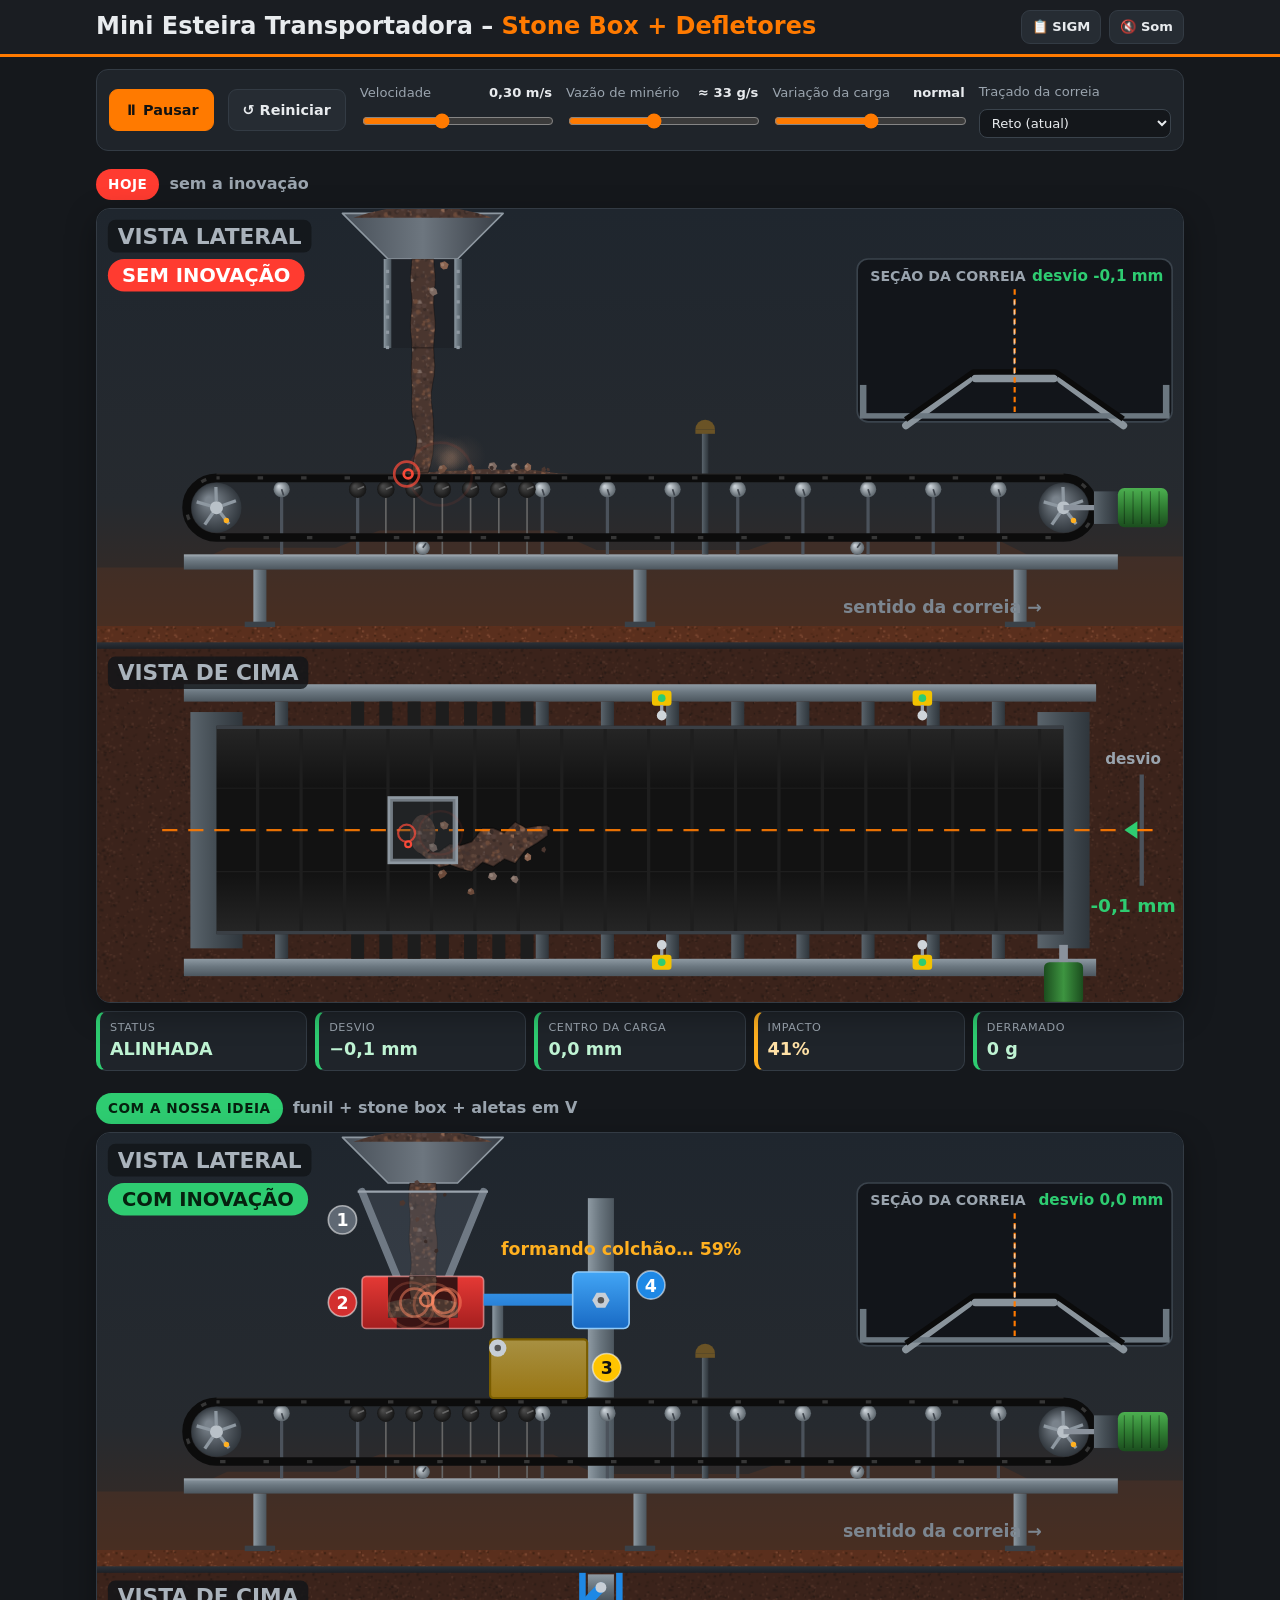
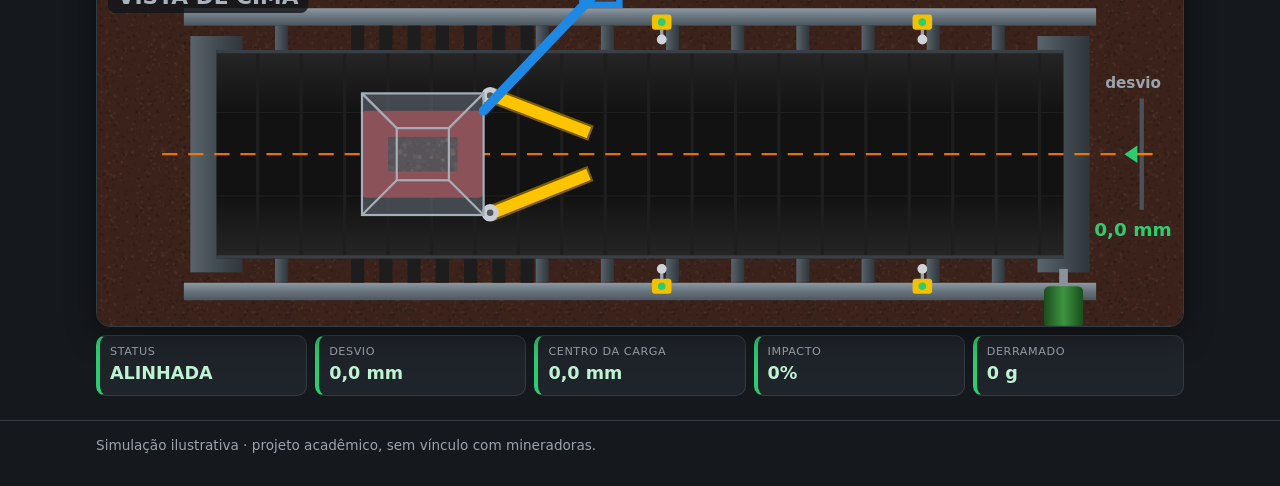
<file: index.html>
<!DOCTYPE html>
<html lang="pt-BR">
<head>
<script>(function(){var e=new URLSearchParams(location.search).get('embed');if(e){document.documentElement.classList.add('embed');document.documentElement.dataset.embed=e;}})();</script>
<meta charset="UTF-8">
<meta name="viewport" content="width=device-width, initial-scale=1">
<title>Mini Esteira Transportadora – Stone Box + Defletores</title>
<meta name="description" content="Simulador visual de correia transportadora de minério: como pequenas diferenças na carga desalinham a correia e como o conjunto Funil + Stone Box + Defletores em V mantém a carga centralizada.">
<style>
:root{
  --bg:#15181c; --panel:#1f242a; --panel2:#262c33; --line:#333b44;
  --text:#e8ebee; --muted:#9aa4ae;
  --orange:#ff7a00; --ok:#2ecc71; --warn:#ffb020; --alert:#ff3b30;
  --funil:#5f6873; --box:#d32f2f; --aleta:#ffc400; --sup:#1e88e5; --steel:#6b7780; --ore:#5b4036;
}
*{box-sizing:border-box}
html{scroll-behavior:smooth}
body{margin:0;background:var(--bg);color:var(--text);font-family:system-ui,-apple-system,"Segoe UI",Roboto,Arial,sans-serif;line-height:1.55;-webkit-text-size-adjust:100%}
a{color:var(--orange)}
.wrap{max-width:1120px;margin:0 auto;padding:0 16px}
header.hero{position:relative;overflow:hidden;padding:44px 0 32px;border-bottom:4px solid var(--orange);
  background:radial-gradient(900px 300px at 85% 130%,rgba(141,75,43,.5),transparent 70%),repeating-linear-gradient(135deg,#1d2126 0 22px,#1a1d22 22px 44px)}
header.hero::after{content:"";position:absolute;left:0;right:0;bottom:-4px;height:4px;background:repeating-linear-gradient(90deg,var(--orange) 0 24px,#111 24px 48px)}
.kicker{display:inline-block;font-size:.78rem;letter-spacing:.14em;text-transform:uppercase;color:#111;background:var(--orange);padding:3px 10px;border-radius:4px;font-weight:800}
h1{font-size:clamp(1.6rem,4.6vw,2.7rem);line-height:1.15;margin:14px 0 10px}
h1 span{color:var(--orange)}
.lead{color:#c8ced4;max-width:780px;font-size:1.05rem;margin:0}
.cta{display:flex;flex-wrap:wrap;gap:10px;margin-top:18px}
.chips{display:flex;flex-wrap:wrap;gap:8px;margin-top:16px}
.chip{display:inline-flex;align-items:center;gap:7px;background:var(--panel);border:1px solid var(--line);padding:5px 11px;border-radius:999px;font-size:.85rem}
.sw{width:12px;height:12px;border-radius:3px;display:inline-block;flex:none}
nav.top{position:sticky;top:0;z-index:30;background:rgba(21,24,28,.95);backdrop-filter:blur(6px);border-bottom:1px solid var(--line)}
nav.top .wrap{display:flex;align-items:center;gap:6px}
nav.top .links{display:flex;gap:2px;overflow-x:auto;scrollbar-width:none;flex:1}
nav.top .links::-webkit-scrollbar{display:none}
nav.top a{color:var(--muted);text-decoration:none;white-space:nowrap;padding:12px 9px;font-size:.88rem;font-weight:650;border-bottom:2px solid transparent}
nav.top a:hover{color:var(--text);border-color:var(--orange)}
.navbtns{display:flex;gap:6px;flex:none}
section{padding:46px 0 10px}
h2{font-size:clamp(1.3rem,3.4vw,1.9rem);margin:0 0 6px;display:flex;align-items:center;gap:12px;flex-wrap:wrap}
h2 .num{background:var(--orange);color:#111;font-size:.95rem;width:32px;height:32px;border-radius:6px;display:inline-grid;place-items:center;flex:none}
h3{margin:22px 0 10px;font-size:1.12rem}
p{margin:.4em 0 .9em}
.muted{color:var(--muted)}
.grid{display:grid;gap:12px;grid-template-columns:repeat(auto-fit,minmax(220px,1fr))}
.card{background:var(--panel);border:1px solid var(--line);border-radius:12px;padding:14px 16px}
.card h4{margin:0 0 4px;font-size:1rem;display:flex;align-items:center;gap:8px}
.card p{margin:0;color:#c3cad1;font-size:.93rem}
.card .n{background:var(--panel2);border:1px solid var(--line);border-radius:50%;width:24px;height:24px;display:inline-grid;place-items:center;font-size:.8rem;color:var(--orange);flex:none}
.card.prob{border-left:4px solid var(--alert)}
.card.fac{border-left:4px solid var(--warn)}
.card.piece{border-top:4px solid var(--c)}
.card.piece .dims{font-size:.84rem;color:var(--text);background:var(--panel2);border-radius:6px;padding:6px 8px;margin:8px 0}
.figure{background:var(--panel);border:1px solid var(--line);border-radius:12px;padding:12px;margin:14px 0}
.figure svg{display:block;width:100%;height:auto}
.figcap{font-size:.84rem;color:var(--muted);margin:8px 2px 0}
.sim-wrap{position:relative;border-radius:14px;overflow:hidden;border:1px solid var(--line);background:#1a1e23;margin-top:14px;box-shadow:0 10px 30px rgba(0,0,0,.35)}
.sim-wrap canvas{display:block;width:100%;touch-action:pan-y;cursor:crosshair}
.tip{position:absolute;z-index:5;pointer-events:none;max-width:270px;background:rgba(14,16,19,.96);border:1px solid var(--orange);border-radius:10px;padding:9px 11px;font-size:.84rem;box-shadow:0 6px 24px rgba(0,0,0,.5);opacity:0;transition:opacity .12s}
.tip.on{opacity:1}
.tip b{display:block;font-size:.95rem;margin-bottom:3px}
.tip .dims{color:#fff;background:#252b32;border-radius:6px;padding:4px 6px;margin:4px 0;font-size:.8rem}
.tip .fn{color:#c3cad1}
.controls{display:flex;flex-wrap:wrap;gap:10px 14px;align-items:center;background:var(--panel);border:1px solid var(--line);border-radius:12px;padding:12px;margin-top:10px}
.btn{appearance:none;border:1px solid var(--line);background:var(--panel2);color:var(--text);font:inherit;font-weight:750;font-size:.9rem;padding:9px 14px;border-radius:9px;cursor:pointer;min-height:40px;display:inline-flex;align-items:center;gap:6px}
.btn:hover{border-color:var(--orange)}
.btn.sm{padding:6px 10px;min-height:34px;font-size:.82rem}
.btn.primary{background:var(--orange);color:#111;border-color:var(--orange)}
.btn.on{background:var(--ok);color:#06210f;border-color:var(--ok)}
.btn.tog.off{background:#3a1d1b;border-color:var(--alert);color:#ffd2cf}
.rng{display:flex;flex-direction:column;gap:2px;font-size:.82rem;color:var(--muted);flex:1 1 170px;min-width:150px}
.rng span{display:flex;justify-content:space-between;gap:8px}
.rng output{color:var(--text);font-weight:750}
.rng select{font:inherit;color:var(--text);background:#14171b;border:1px solid #3a434c;border-radius:8px;padding:5px 8px;margin-top:4px}
input[type=range]{width:100%;accent-color:var(--orange);height:28px}
.ind-grid{display:grid;gap:10px;grid-template-columns:repeat(auto-fit,minmax(150px,1fr));margin-top:10px}
.ind{background:var(--panel);border:1px solid var(--line);border-radius:12px;padding:10px 12px;border-left:4px solid var(--muted);transition:border-color .3s}
.ind .lbl{display:block;font-size:.74rem;color:var(--muted);text-transform:uppercase;letter-spacing:.05em}
.ind .val{display:block;font-size:1.28rem;font-weight:800;font-variant-numeric:tabular-nums;margin-top:2px}
.ind .sub{display:block;font-size:.78rem;color:var(--muted)}
.bar{height:6px;background:#2c333b;border-radius:4px;margin-top:6px;overflow:hidden}
.bar i{display:block;height:100%;width:0;background:var(--muted);transition:width .2s,background .3s}
.cbar{position:relative;height:8px;background:#2c333b;border-radius:4px;margin-top:7px}
.cbar::before{content:"";position:absolute;left:50%;top:-3px;bottom:-3px;width:2px;background:var(--orange)}
.cbar i{position:absolute;top:-3px;width:10px;height:14px;margin-left:-5px;border-radius:3px;background:var(--muted);left:50%;transition:left .2s,background .3s}
.ind.ok{border-left-color:var(--ok)} .ind.ok .bar i,.ind.ok .cbar i{background:var(--ok)} .ind.ok .val{color:#bff3d3}
.ind.warn{border-left-color:var(--warn)} .ind.warn .bar i,.ind.warn .cbar i{background:var(--warn)} .ind.warn .val{color:#ffe1a6}
.ind.alert{border-left-color:var(--alert)} .ind.alert .bar i,.ind.alert .cbar i{background:var(--alert)} .ind.alert .val{color:#ffc0bb}
.pill{display:inline-block;margin-top:4px;padding:4px 10px;border-radius:999px;font-weight:800;font-size:.85rem;background:#2c333b}
.ind.ok .pill{background:var(--ok);color:#06210f}
.ind.warn .pill{background:var(--warn);color:#2a1c00}
.ind.alert .pill{background:var(--alert);color:#fff;animation:blink 1s steps(2) infinite}
@keyframes blink{50%{opacity:.45}}
.legend{display:flex;flex-wrap:wrap;gap:6px 14px;font-size:.82rem;color:var(--muted);margin-top:8px}
.legend span{display:inline-flex;align-items:center;gap:6px}
.observe{margin:14px 0 0;padding-left:20px;color:#c3cad1}
.observe li{margin:4px 0}
.split{display:grid;grid-template-columns:1fr 1fr;gap:14px}
.split .sim-wrap{margin-top:0}
.side-head{display:flex;align-items:center;justify-content:space-between;gap:8px;margin:14px 0 6px;font-weight:800}
.tag{font-size:.75rem;padding:3px 9px;border-radius:999px;font-weight:800;letter-spacing:.04em}
.tag.bad{background:var(--alert);color:#fff}
.tag.good{background:var(--ok);color:#06210f}
.cmp{display:grid;gap:10px;grid-template-columns:repeat(auto-fit,minmax(180px,1fr));margin-top:14px}
.cmp .card h4{font-size:.88rem;color:var(--muted);text-transform:uppercase;letter-spacing:.04em}
.cmp .row{display:flex;justify-content:space-between;align-items:baseline;gap:8px;margin-top:6px;font-variant-numeric:tabular-nums}
.cmp .row small{color:var(--muted)}
.cmp .bad{color:#ff8a80;font-weight:800;font-size:1.08rem}
.cmp .good{color:#7ee0a1;font-weight:800;font-size:1.08rem}
.cmp .red{margin-top:8px;font-size:.82rem;background:rgba(46,204,113,.12);color:#9ff0bf;border-radius:6px;padding:4px 8px;display:inline-block}
.notice{margin-top:12px;font-size:.85rem;color:#ffd9a8;background:rgba(255,122,0,.1);border:1px dashed rgba(255,122,0,.6);border-radius:10px;padding:10px 12px}
.proto{display:grid;grid-template-columns:1.1fr .9fr;gap:16px;align-items:start}
.spec{list-style:none;padding:0;margin:0;display:grid;gap:8px}
.spec li{background:var(--panel);border:1px solid var(--line);border-radius:10px;padding:9px 12px;display:flex;justify-content:space-between;gap:10px;font-size:.93rem}
.spec li b{color:var(--orange);text-align:right}
.ex-legend{list-style:none;padding:0;margin:10px 0 0;display:grid;gap:8px}
.ex-legend li{display:flex;gap:10px;align-items:flex-start;font-size:.9rem}
.ex-legend .n{width:26px;height:26px;border-radius:50%;display:grid;place-items:center;font-weight:800;color:#111;flex:none}
.wave{display:inline-flex;gap:2px;align-items:flex-end;height:14px;margin-right:6px}
.wave i{width:3px;background:#111;animation:wv .8s ease-in-out infinite}
.wave i:nth-child(2){animation-delay:.15s}.wave i:nth-child(3){animation-delay:.3s}
@keyframes wv{0%,100%{height:3px}50%{height:13px}}
footer{margin-top:50px;padding:24px 0 110px;border-top:1px solid var(--line);color:var(--muted);font-size:.85rem}
@media (max-width:760px){
  .split,.proto{grid-template-columns:1fr}
  section{padding-top:36px}
  .ind .val{font-size:1.1rem}
  nav.top .navbtns .lbl{display:none}
    }
header.top{border-bottom:3px solid var(--orange);background:#1a1d22}
header.top .wrap{display:flex;align-items:center;justify-content:space-between;gap:12px;padding-top:10px;padding-bottom:10px}
header.top h1{font-size:clamp(1.05rem,2.6vw,1.5rem);margin:0}
.blk{padding:18px 0 4px}
.blk .side-head{justify-content:flex-start;gap:10px;margin:0 0 8px}
.blk .sim-wrap{margin-top:0}
.blk .tag{font-size:.85rem;padding:5px 12px}
#ctl{position:sticky;top:0;z-index:20;margin-top:12px}
.chips-ind{display:grid;grid-template-columns:repeat(5,1fr);gap:8px;margin-top:8px}
.ci{background:var(--panel);border:1px solid var(--line);border-left:4px solid var(--muted);border-radius:10px;padding:7px 10px}
.ci .l{display:block;font-size:.7rem;color:var(--muted);text-transform:uppercase;letter-spacing:.05em}
.ci .v{display:block;font-size:1.1rem;font-variant-numeric:tabular-nums}
.ci.ok{border-left-color:var(--ok)}.ci.ok .v{color:#bff3d3}
.ci.warn{border-left-color:var(--warn)}.ci.warn .v{color:#ffe1a6}
.ci.alert{border-left-color:var(--alert)}.ci.alert .v{color:#ffc0bb}
footer{margin-top:20px;padding:14px 0 30px}
@media (max-width:640px){.chips-ind{grid-template-columns:repeat(3,1fr)}#ctl{position:static;padding:8px;gap:4px 10px}#ctl .btn{min-height:34px;padding:6px 10px;font-size:.82rem}#ctl .rng{flex:1 1 40%;min-width:0;font-size:.72rem}#ctl input[type=range]{height:22px}header.top h1{font-size:1rem}}
/* modo incorporado (slides): ?embed=hoje | inovacao | comparacao */
html.embed,html.embed body{overflow:hidden;height:100%}
html.embed header.top,html.embed footer,html.embed #ctl{display:none}
html.embed .wrap{max-width:none;padding:6px 8px}
html.embed .blk{padding:0}
html.embed .side-head{margin:0 0 4px}
html.embed[data-embed=hoje] #inovacao,html.embed[data-embed=inovacao] #hoje{display:none}
html.embed:not([data-embed=comparacao]) .blk .sim-wrap{width:calc((100vh - 118px)*1000/730);max-width:100%;margin:0 auto}
html.embed:not([data-embed=comparacao]) .chips-ind{width:calc((100vh - 118px)*1000/730);max-width:100%;margin:6px auto 0}
html.embed[data-embed=comparacao] main{display:grid;grid-template-columns:1fr 1fr;gap:10px}
html.embed .ci{padding:5px 8px}html.embed .ci .v{font-size:.95rem}
html.embed[data-embed=comparacao] .blk .sim-wrap,html.embed[data-embed=comparacao] .chips-ind{width:min(100%,calc((100vh - 112px)*1000/730));margin-left:auto;margin-right:auto}
html.embed .ci .l{white-space:nowrap;overflow:hidden;text-overflow:ellipsis;font-size:.62rem}
</style>
</head>
<body>

<header class="top"><div class="wrap">
  <h1>Mini Esteira Transportadora – <span>Stone Box + Defletores</span></h1>
  <div style="display:flex;gap:8px;align-items:center"><a class="btn sm" href="sigm.html" style="text-decoration:none">📋 SIGM</a><button class="btn sm" id="snd" type="button">🔇 Som</button></div>
</div></header>

<main class="wrap">
  <div class="controls" id="ctl"></div>
  <section id="hoje" class="blk">
    <div class="side-head"><span class="tag bad">HOJE</span><span class="muted">sem a inovação</span></div>
    <div class="sim-wrap" id="simA"><canvas></canvas><div class="tip"></div></div>
    <div class="chips-ind" id="indA"></div>
  </section>
  <section id="inovacao" class="blk">
    <div class="side-head"><span class="tag good">COM A NOSSA IDEIA</span><span class="muted">funil + stone box + aletas em V</span></div>
    <div class="sim-wrap" id="simB"><canvas></canvas><div class="tip"></div></div>
    <div class="chips-ind" id="indB"></div>
  </section>
</main>
<footer><div class="wrap">Simulação ilustrativa · projeto acadêmico, sem vínculo com mineradoras.</div></footer>

<script>
(function(){
'use strict';
/* ================= constantes (mundo virtual 1000 x 730) ================= */
const VW=1000, VH=730, SPLIT=402;
const PCY=275, BR=27.5, BT=PCY-BR-3.5, TAILX=110, HEADX=890, GROUND=384;
const CY=572, S=1.6, HALF=60, RAIL=74;        // vista de cima: mm -> px
const FX=300, X0=362, G=900, DEG=Math.PI/180;
const NB=78, BW=10;                           // faixas de carga ao longo da correia
const IDLERS=[]; for(let x=170;x<=830;x+=60) if(x<230||x>400) IDLERS.push(x);
const IMPACT=[]; for(let x=240;x<=400;x+=26) IMPACT.push(x);
const FINES=['#4b3730','#3a2c28','#55403a','#43332f','#5e463b'], LUMPS=['#7a5440','#6b4a3a','#8a6450','#5c4033','#7d6a62'];
const rnd=(a=0,b=1)=>a+Math.random()*(b-a);
const clamp=(v,a,b)=>v<a?a:v>b?b:v;
const zy=z=>CY+z*S;
// traçado da correia: 'reto' (original) ou 'real' (descida, subida mais inclinada e curvas)
let TRACADO=(()=>{const q=new URLSearchParams(location.search).get('tracado');if(q==='real'||q==='reto')return q;
  try{return localStorage.getItem('vg-tracado')==='real'?'real':'reto';}catch(e){return 'reto';}})();
const ss=(a,b,x)=>{const t=Math.min(1,Math.max(0,(x-a)/(b-a)));return t*t*(3-2*t);};
// altura da correia em px (negativo = sobe). O carregamento (até x=470) fica plano, como numa transferência real.
const hy=x=>TRACADO!=='real'?0:24*ss(470,590,x)-60*ss(650,830,x);
// curva na vista de cima em mm: dobra para um lado e depois para o outro
const cz=x=>TRACADO!=='real'?0:22*ss(480,640,x)-40*ss(720,860,x);
const fmt=(v,d=1)=>v.toLocaleString('pt-BR',{minimumFractionDigits:d,maximumFractionDigits:d});
const G_PER=1.5; // gramas de areia por partícula (ilustrativo)

const PARTS={
  funil:{name:'Funil de alimentação',col:'#b8c0c8',dims:'Tronco de pirâmide · topo 70 × 70 mm · saída 30 × 30 mm · altura 50 mm',fn:'Concentra o minério e direciona a queda para o centro.'},
  stonebox:{name:'Stone Box (caixa de pedra)',col:'#ff6b6b',dims:'70 × 50 mm externo · bordas de 15 mm · altura 30 mm · encaixe inferior 30 × 30 mm',fn:'O minério se acumula e forma um colchão: o minério novo bate em minério, não na correia. Pedras e finos se misturam.'},
  defletores:{name:'Defletores ajustáveis (aletas) ×2',col:'#ffc400',dims:'60 × 35 × 8 mm · eixo cilíndrico Ø10 mm · montagem em V',fn:'Giram livremente no eixo, se autoajustam ao fluxo e guiam o material para o centro da correia.'},
  suporte:{name:'Suporte de fixação',col:'#64b5f6',dims:'Peça em U · 40 × 50 × 10 mm · parafuso M10',fn:'Prende o conjunto na estrutura de madeira.'},
  correia:{name:'Correia',col:'#e8ebee',dims:'Borracha · ~120 mm de largura no protótipo',fn:'Carrega o minério do ponto de carga até a descarga.'},
  acion:{name:'Tambor de acionamento + motor',col:'#e8ebee',dims:'Motor (verde) e redutor',fn:'Puxa a correia e gera o movimento.'},
  retorno:{name:'Tambor de retorno',col:'#e8ebee',dims:'Ponta de carga',fn:'Faz a correia voltar por baixo e mantém a tensão.'},
  roletes:{name:'Roletes',col:'#e8ebee',dims:'Rolos de carga (em calha) e de retorno',fn:'Sustentam a correia carregada e o lado de retorno.'},
  impacto:{name:'Roletes de impacto',col:'#e8ebee',dims:'Anéis de borracha, mais juntos, no ponto de carga',fn:'Absorvem parte do choque da queda do minério.'},
  chute:{name:'Chute de transferência (comum)',col:'#ff8a80',dims:'Calha vertical · queda alta, no centro',fn:'O minério cai reto, mas de muito alto: impacto forte e carga sem mistura (pedras e finos separados).'},
  estrutura:{name:'Estrutura',col:'#c9d1d8',dims:'Aço na mina · madeira no protótipo',fn:'Sustenta tambores, roletes e o conjunto. A linha laranja tracejada é o eixo dela.'},
  chave:{name:'Chave de desalinhamento',col:'#ffd27a',dims:'Rolete-sensor ao lado da borda da correia',fn:'Quando a borda empurra o sensor, a luz fica vermelha e o alarme dispara.'},
  giroflex:{name:'Sinalizador (giroflex)',col:'#ffb347',dims:'Luz âmbar',fn:'Pisca quando a correia está desalinhada.'},
  secao:{name:'Seção da correia',col:'#ffb347',dims:'Corte transversal no meio da correia',fn:'Mostra a calha, a carga e o quanto a correia saiu do eixo laranja.'}
};

function rr(c,x,y,w,h,r){c.beginPath();c.moveTo(x+r,y);c.arcTo(x+w,y,x+w,y+h,r);c.arcTo(x+w,y+h,x,y+h,r);c.arcTo(x,y+h,x,y,r);c.arcTo(x,y,x+w,y,r);c.closePath();}
function inRect(x,y,r){return x>=r[0]&&x<=r[0]+r[2]&&y>=r[1]&&y<=r[1]+r[3];}
function steel(c,x,y,w,h,base){
  const g=w>=h?c.createLinearGradient(0,y,0,y+h):c.createLinearGradient(x,0,x+w,0);
  g.addColorStop(0,base==='dark'?'#5a646c':'#8e9aa3');g.addColorStop(.45,base==='dark'?'#454e55':'#6b7780');g.addColorStop(1,base==='dark'?'#2f363c':'#4c565e');
  c.fillStyle=g;c.fillRect(x,y,w,h);
}
// texturas (padrões) do minério e do chão
const ORE_PAT=(()=>{const cv=document.createElement('canvas');cv.width=cv.height=64;const g=cv.getContext('2d');g.fillStyle='#4a362f';g.fillRect(0,0,64,64);
  for(let i=0;i<260;i++){g.fillStyle=(i%4?FINES:LUMPS)[(Math.random()*5)|0];g.beginPath();g.arc(Math.random()*64,Math.random()*64,rnd(.6,2.4),0,7);g.fill();}
  g.fillStyle='rgba(200,190,185,.35)';for(let i=0;i<40;i++)g.fillRect(Math.random()*64,Math.random()*64,1,1);return cv;})();
const GROUND_PAT=(()=>{const cv=document.createElement('canvas');cv.width=cv.height=96;const g=cv.getContext('2d');g.fillStyle='#5a2f1d';g.fillRect(0,0,96,96);
  for(let i=0;i<500;i++){g.fillStyle=['#4a2716','#6b3a24','#7a4630','#3e2214'][(Math.random()*4)|0];g.fillRect(Math.random()*96,Math.random()*96,rnd(1,2.4),rnd(1,2.4));}return cv;})();

/* ================= simulador ================= */
class Sim{
  constructor(wrap,params,innov){
    this.wrap=wrap;this.canvas=wrap.querySelector('canvas');this.ctx=this.canvas.getContext('2d');
    this.tip=wrap.querySelector('.tip');this.params=params;this.innov=innov;
    this.visible=false;this.ratio=0;this.hover=null;this.onMode=null;
    this.pOre=this.ctx.createPattern(ORE_PAT,'repeat');this.pGround=this.ctx.createPattern(GROUND_PAT,'repeat');
    this.reset();this.resize();
    let rz=0;new ResizeObserver(()=>{cancelAnimationFrame(rz);rz=requestAnimationFrame(()=>this.resize());}).observe(wrap);
    const move=e=>this.pointer(e);
    this.canvas.addEventListener('pointermove',move);this.canvas.addEventListener('pointerdown',move);
    this.canvas.addEventListener('pointerleave',e=>{if(e.pointerType==='mouse')this.setHover(null);});
    document.addEventListener('pointerdown',e=>{if(!wrap.contains(e.target))this.setHover(null);});
    if(document.documentElement.classList.contains('embed')){this.visible=true;this.ratio=1;}
    else new IntersectionObserver(es=>{this.visible=es[0].isIntersecting;this.ratio=es[0].intersectionRatio;},{rootMargin:'80px',threshold:[0,.25,.5,.75,1]}).observe(wrap);
  }
  reset(){
    this.ps=[];this.drift=0;this.spilled=0;this.impE=0;this.impact=0;this.bed=0;this.acc=0;
    this.t=rnd(0,50);this.ground=[];this.fx=[];this.dust=[];this.sparks=[];this.phase=0;this.rot=0;
    this.zEMA=0;this.d={aL:19*DEG,wL:0,aR:19*DEG,wR:0};this.fi=1;this.spillRate=0;this._sp=0;this.frameE=0;
    this.cnt=new Float32Array(NB);this.sumZ=new Float32Array(NB);this.hS=new Float32Array(NB);this.cS=new Float32Array(NB);this.wS=new Float32Array(NB);
    this.loadC=0;this.bias=0;this.contact=0;this.z2=new Float32Array(NB);this.pR=0;this.pL=0;this.d.aL=this.d.aR=22*DEG;
  }
  setMode(innov){
    this.innov=innov;this.ps=this.ps.filter(p=>p.st==='belt'||p.st==='disch'||p.st==='spill');this.bed=0;this.zEMA=0;
    if(this.onMode)this.onMode(innov);
  }
  resize(){
    const w=Math.round(this.wrap.clientWidth);if(!w)return;const dpr=Math.min(2,window.devicePixelRatio||1);
    const cw=Math.round(w*dpr),ch=Math.round(w*VH/VW*dpr);
    if(this.canvas.width===cw&&this.canvas.height===ch&&this._w===w)return;
    this._w=w;this.canvas.style.height=(w*VH/VW)+'px';this.canvas.width=cw;this.canvas.height=ch;this.k=cw/VW;
    try{this.draw();}catch(e){}
  }
  /* ----- simulação ----- */
  spawn(){
    if(this.ps.length>1000)return;
    const lump=Math.random()<0.28,n=lump?6:5,sh=[];
    for(let i=0;i<n;i++)sh.push(rnd(0.72,1.15));
    this.ps.push({st:'fall',lump,vis:lump||Math.random()<0.35,r:lump?rnd(3.6,5.4):rnd(1.8,3),c:(lump?LUMPS:FINES)[(Math.random()*5)|0],sh,a:rnd(0,6.3),
      x:FX+rnd(-22,22),y:rnd(40,46),vx:rnd(-6,6),vy:rnd(50,90),
      // sai do centro do chute; a "variação da carga" desloca levemente a carga para um lado
      z:clamp(this.bias*(lump?1.2:0.7)+rnd(-7,7),-16,16)});
  }
  spill(p){p.st='spill';p.zs=p.zb+this.drift;p.sg=Math.sign(p.zb)||1;p.zt=rnd(86,100);p.vy=rnd(-40,0);p.y=BT-3+hy(p.x);this.spilled++;this._sp++;}
  update(dt){
    if(!(dt>0&&dt<=0.1))return;   // tempo zero, negativo ou inválido entre quadros: nada a fazer (evita divisão por zero)
    const P=this.params,sp=120*P.speed;
    this.t+=dt;this.phase+=sp*dt;this.rot+=sp*dt/BR;
    // fatores que mudam a carga: segregação (pedras x finos), fluxo em ondas, minério diferente
    const V=P.vari;
    this.bias=V*(6+4*Math.sin(this.t*0.11)+3*Math.sin(this.t*0.37+1)+2*Math.sin(this.t*1.3));
    const fi=P.flow*(1+0.25*Math.sin(this.t*0.9)+0.12*Math.sin(this.t*2.3+1));this.fi=fi;
    this.acc+=22*Math.max(0,fi)*dt;while(this.acc>=1){this.acc-=1;this.spawn();}
    const d=this.d;
    if(this.innov){
      // mais minério → o V abre; o próprio minério empurra as aletas para fora
      const n=0.8*DEG*Math.sin(this.t*3.1)+0.5*DEG*Math.sin(this.t*5.3+2),base=22*DEG-(fi-1)*6*DEG;
      const tL=clamp(base-this.pL*1.5*DEG+n,12*DEG,28*DEG),tR=clamp(base-this.pR*1.5*DEG-n*0.7,12*DEG,28*DEG);
      d.wL+=(55*(tL-d.aL)-7*d.wL)*dt;d.aL+=d.wL*dt;d.wR+=(55*(tR-d.aR)-7*d.wR)*dt;d.aR+=d.wR*dt;
    }
    const bedY=170-this.bed*36;
    this.cnt.fill(0);this.sumZ.fill(0);this.z2.fill(0);
    let cR=0,cL=0,N=0,sumZ=0,E=0,cN=0,cZ=0;const out=[],ps=this.ps;
    for(let i=ps.length-1;i>=0;i--){
      const p=ps[i];let del=false;
      if(p.st==='fall'){
        p.vy+=G*dt;p.x+=p.vx*dt;p.y+=p.vy*dt;p.a+=dt*3;
        if(!p.out){
          if(!this.innov){if(p.y<128&&Math.abs(p.x-FX)>27){p.x=FX+Math.sign(p.x-FX)*27;p.vx*=-0.3;}}
          else{
            if(p.y>54&&p.y<132){
              const hw=56-32*(p.y-54)/78;
              if(Math.abs(p.x-FX)>hw-3){p.x=FX+Math.sign(p.x-FX)*(hw-3);p.vx*=-0.2;}
              const hz=hw/S-2;if(Math.abs(p.z)>hz)p.z=Math.sign(p.z)*hz;p.vy*=1-1.5*dt;
            }
            if(p.y>=bedY-2&&p.y>120){
              del=true;
              if(this.bed<0.8){this.bed=Math.min(0.8,this.bed+1/70);if(Math.random()<0.3)this.fx.push({x:p.x,y:bedY,z:p.z,life:1,e:0.5,col:'#ff8a65',box:1});}
              else{
                if(Math.random()<0.35)this.fx.push({x:p.x,y:bedY,z:p.z,life:1,e:0.6,col:'#7ee0a1',box:1});
                // dentro da caixa pedras e finos se misturam: sai pelo centro
                const o={st:'fall',out:true,lump:p.lump,vis:p.vis,r:p.r,c:p.c,sh:p.sh,a:p.a,x:FX+rnd(-20,20),y:rnd(180,184),vx:rnd(5,25),vy:rnd(20,50),z:rnd(-10,10)};
                this.zEMA+=(o.z-this.zEMA)*0.05;out.push(o);
              }
            }
          }
        }
        if(!del&&p.y>=BT-2){
          const e=(p.vy*p.vy)/367000*(p.lump?1.6:0.7)*(p.out?0.55:1);E+=e;
          let roll;
          if(this.innov)roll=rnd(-1.5,1.5);
          else roll=p.lump?Math.sign(this.bias)*Math.min(1,P.vari)*rnd(3,20)*Math.min(1.4,Math.sqrt(e))+rnd(-5,5):rnd(-5,5);
          const zb=p.z-this.drift+roll;
          p.st='belt';p.zb=zb;p.y=BT-2;
          if(Math.random()<0.25)this.fx.push({x:p.x,y:BT,z:p.z,life:1,e,col:p.out?'#7ee0a1':'#ff4b3a'});
          if(!p.out&&Math.random()<0.18)this.dust.push({x:p.x+rnd(-6,10),y:BT-6,vx:rnd(5,30),vy:rnd(-30,-12),r:rnd(6,12),life:1,max:rnd(1.4,2.4)});
          if(Math.abs(zb)>HALF-1)this.spill(p);
        }
      }
      else if(p.st==='belt'){
        p.x+=sp*dt;
        if(this.innov&&p.x>=X0&&p.x<=X0+60*S){
          const u=(p.x-X0)/S;let zs=p.zb+this.drift;
          const wR=30-u*Math.tan(d.aR),wL=30-u*Math.tan(d.aL);
          const m=p.r/S+1;  // o minério se acomoda à face interna da aleta
          if(u<=60*Math.cos(d.aR)&&zs>wR-m){zs=Math.max(0,wR-m);cR++;}
          if(u<=60*Math.cos(d.aL)&&zs<-(wL-m)){zs=-Math.max(0,wL-m);cL++;}
          p.zb=zs-this.drift;
        }
        if(Math.abs(p.zb)>HALF-7&&Math.random()<0.35*dt)this.spill(p);
        else if(p.x>HEADX-2){p.st='disch';p.vx=sp*1.05+20;p.vy=-25;p.y=BT-4+hy(HEADX);}
        else{N++;sumZ+=p.zb;const b=clamp(((p.x-TAILX)/BW)|0,0,NB-1);this.cnt[b]++;this.sumZ[b]+=p.zb;this.z2[b]+=p.zb*p.zb;if(p.x>460){cN++;cZ+=p.zb;}}
      }
      else if(p.st==='disch'){p.vy+=G*dt;p.x+=p.vx*dt;p.y+=p.vy*dt;p.a+=dt*4;if(p.y>396||p.x>1010)del=true;}
      else if(p.st==='spill'){
        p.vy+=G*dt;p.y+=p.vy*dt;p.zs+=p.sg*70*dt;p.a+=dt*5;if(Math.abs(p.zs)>p.zt)p.zs=p.sg*p.zt;
        if(p.y>=GROUND-2){this.ground.push({x:p.x,zs:p.zs,yo:rnd(0,4),c:p.c,r:p.r*0.8});if(this.ground.length>700)this.ground.shift();del=true;}
      }
      if(del){ps[i]=ps[ps.length-1];ps.pop();}
    }
    for(const o of out)ps.push(o);
    const kp=Math.min(1,dt*3);this.pR+=(cR/(dt*60)-this.pR)*kp;this.pL+=(cL/(dt*60)-this.pL)*kp;
    // desvio: a correia foge para o lado mais leve (realimentação lenta)
    let target=0;
    if(N>3){const LF=clamp(N/110,0.15,1.6);target=clamp(-0.58*(sumZ/N)*LF,-30,30);}
    this.drift+=(target-this.drift)*Math.min(1,dt*0.2*P.speed);
    this.loadC+=((cN>3?cZ/cN+this.drift:this.loadC)-this.loadC)*Math.min(1,dt*1.5);
    for(let b=0;b<NB;b++){const c=this.cnt[b],k=Math.min(1,dt*4);
      this.hS[b]+=(Math.min(15,c*3.4)-this.hS[b])*k;const m=c?this.sumZ[b]/c:0,sd=c?Math.sqrt(Math.max(0,this.z2[b]/c-m*m)):0;this.wS[b]+=((c?clamp(1.6*sd+4+c*0.6,5,46):0)-this.wS[b])*k;
      if(c)this.cS[b]+=(this.sumZ[b]/c-this.cS[b])*k;}
    const a=1-Math.exp(-dt/0.8);
    this.impE+=(E/dt-this.impE)*a;this.impact=clamp(this.impE/22*85,0,100);this.frameE=E;
    this.spillRate+=(this._sp/dt-this.spillRate)*(1-Math.exp(-dt/2));this._sp=0;
    const ad=Math.abs(this.drift);this.contact=clamp((ad-10)/5,0,1);
    if(this.contact>0&&Math.random()<dt*75*this.contact)this.sparks.push({x:[520,760][(Math.random()*2)|0]+rnd(-6,6),life:1,s:Math.sign(this.drift)});
    for(const f of this.fx)f.life-=dt*2.2;
    for(const s of this.sparks)s.life-=dt*3;
    for(const q of this.dust){q.life-=dt/q.max;q.x+=q.vx*dt;q.y+=q.vy*dt;q.vy*=1-dt*0.8;q.r+=dt*14;}
    this.fx=this.fx.filter(f=>f.life>0);this.sparks=this.sparks.filter(s=>s.life>0);this.dust=this.dust.filter(q=>q.life>0);
    this.sanitize();
  }
  sanitize(){
    // proteção: nenhum número inválido (NaN/infinito) pode travar ou apagar a animação
    const ok=v=>Number.isFinite(v);
    for(const k of ['drift','impE','impact','spillRate','loadC','zEMA','pR','pL','bed','frameE','contact'])if(!ok(this[k]))this[k]=0;
    const d=this.d;if(!ok(d.aL)||!ok(d.aR)||!ok(d.wL)||!ok(d.wR)){d.aL=d.aR=22*DEG;d.wL=d.wR=0;}
    for(const arr of[this.hS,this.cS,this.wS])for(let i=0;i<arr.length;i++)if(!ok(arr[i]))arr[i]=0;
    this.ps=this.ps.filter(p=>ok(p.x)&&ok(p.y)&&(p.st!=='belt'||ok(p.zb)));
  }
  get wearIdx(){return clamp(0.55*this.impact+0.45*clamp(Math.abs(this.drift)/15,0,1)*100,0,100);}
  status(){const a=Math.abs(this.drift);return a<3?'ok':a<8?'warn':'alert';}
  get tripped(){return Math.abs(this.drift)>10;}

  /* ----- interação ----- */
  pointer(e){
    const r=this.canvas.getBoundingClientRect(),x=(e.clientX-r.left)/r.width*VW,y=(e.clientY-r.top)/r.height*VH;
    const key=this.hit(x,y);this.setHover(key);
    if(key){const wr=this.wrap.getBoundingClientRect(),tw=this.tip.offsetWidth,th=this.tip.offsetHeight;
      let tx=e.clientX-wr.left+14,ty=e.clientY-wr.top+14;
      if(tx+tw>wr.width-6)tx=Math.max(6,e.clientX-wr.left-tw-14);if(ty+th>wr.height-6)ty=Math.max(6,e.clientY-wr.top-th-14);
      this.tip.style.left=tx+'px';this.tip.style.top=ty+'px';}
  }
  setHover(key){
    if(key===this.hover)return;this.hover=key;if(!key){this.tip.classList.remove('on');return;}
    const p=PARTS[key];this.tip.innerHTML=`<b style="color:${p.col}">${p.name}</b><div class="dims">${p.dims}</div><div class="fn">${p.fn}</div>`;this.tip.classList.add('on');
  }
  hit(x,y){
    const I=this.innov;
    if(y<SPLIT){
      if(inRect(x,y,[700,46,290,150]))return 'secao';
      if(I){
        if(inRect(x,y,[436,128,58,56])||inRect(x,y,[356,148,84,14]))return 'suporte';
        if(inRect(x,y,[X0-6,150,106,98]))return 'defletores';
        if(inRect(x,y,[244,132,112,50]))return 'stonebox';
        if(inRect(x,y,[240,50,120,82]))return 'funil';
        if(inRect(x,y,[226,2,148,46]))return 'chute';
      }else if(inRect(x,y,[226,2,148,130]))return 'chute';
      if(Math.hypot(x-560,y-206)<16)return 'giroflex';
      if(Math.hypot(x-HEADX,y-PCY)<36||inRect(x,y,[HEADX+28,PCY-20,70,40]))return 'acion';
      if(Math.hypot(x-TAILX,y-PCY)<36)return 'retorno';
      if(inRect(x,y-hy(x),[TAILX,BT-14,HEADX-TAILX,20]))return 'correia';
      if(inRect(x,y,[230,251,175,18]))return 'impacto';
      if(inRect(x,y,[150,251,700,16])||inRect(x,y,[TAILX,300,HEADX-TAILX,22]))return 'roletes';
      if(inRect(x,y,[80,318,860,70])||(I&&inRect(x,y,[452,60,24,262]))||inRect(x,y,[555,206,10,116]))return 'estrutura';
    }else{
      const az=Math.abs((y-CY)/S-cz(x));
      if([520,760].some(sx=>Math.abs(sx-x)<14)&&az>=62&&az<=82)return 'chave';
      if(I){
        if(Math.hypot(x-464,y-zy(-96))<24)return 'suporte';
        if(inRect(x,y,[X0-10,zy(-30)-12,108,60*S+24]))return 'defletores';
        if(inRect(x,y,[268,zy(-10),64,20*S]))return 'stonebox';
        if(inRect(x,y,[244,zy(-35),112,70*S]))return 'funil';
      }else if(inRect(x,y,[268,zy(-20),64,40*S]))return 'chute';
      if(inRect(x,y,[HEADX-28,zy(-68),56,136*S])||inRect(x,y,[HEADX-18,zy(66),36,zy(100)-zy(66)]))return 'acion';
      if(inRect(x,y,[TAILX-28,zy(-68),56,136*S]))return 'retorno';
      if(y>=zy(cz(x)+this.drift-HALF)&&y<=zy(cz(x)+this.drift+HALF)&&x>=TAILX&&x<=HEADX)return 'correia';
      if(az>=RAIL&&az<=RAIL+12&&x>80&&x<920)return 'estrutura';
      if(az<RAIL&&IDLERS.some(ix=>Math.abs(ix-x)<8))return 'roletes';
    }
    return null;
  }
  hl(key,fn){const c=this.ctx,on=this.hover===key;if(on){c.save();c.shadowColor='#ffb347';c.shadowBlur=24;}fn(on);if(on)c.restore();}

  /* ----- desenho ----- */
  draw(){
    const c=this.ctx;c.setTransform(this.k,0,0,this.k,0,0);
    this.drawSide(c);this.drawTop(c);
    const g=c.createLinearGradient(0,SPLIT-3,0,SPLIT+3);g.addColorStop(0,'#2b3138');g.addColorStop(1,'#1c2026');c.fillStyle=g;c.fillRect(0,SPLIT-3,VW,6);
    if(this.status()==='alert'){c.strokeStyle=`rgba(255,59,48,${0.4+0.35*Math.sin(this.t*7)})`;c.lineWidth=7;c.strokeRect(3.5,3.5,VW-7,VH-7);}
  }
  rock(c,x,y,p){
    const n=p.sh.length,r=p.r;c.fillStyle=p.c;c.beginPath();
    for(let i=0;i<n;i++){const a=p.a+i*6.283/n,q=r*p.sh[i];i?c.lineTo(x+Math.cos(a)*q,y+Math.sin(a)*q):c.moveTo(x+Math.cos(a)*q,y+Math.sin(a)*q);}
    c.closePath();c.fill();
    if(p.lump){c.fillStyle='rgba(255,235,220,.18)';c.beginPath();c.arc(x-r*0.3,y-r*0.3,r*0.38,0,7);c.fill();}
  }
  band(b){
    // faixa de carga (centro, meia-largura, altura); dentro do V ela é limitada pelas aletas e fica mais alta
    const x=TAILX+b*BW+BW/2;let cc=this.drift+this.cS[b],w=this.wS[b],h=this.hS[b];
    if(this.innov&&w>0){const d=this.d,u=(x-X0)/S;
      if(u>=0){const lim=a=>u<=60*Math.cos(a)?30-u*Math.tan(a):null,hi=lim(d.aR),lo=lim(d.aL);
        let t=cc+w,bo=cc-w;if(hi!==null)t=Math.min(t,hi-0.5);if(lo!==null)bo=Math.max(bo,-(lo-0.5));
        if(t<bo)t=bo=(t+bo)/2;const w2=Math.max(1.5,(t-bo)/2);h=Math.min(24,h*Math.sqrt(w/w2));cc=(t+bo)/2;w=w2;}}
    return[cc,w,h];
  }
  streamPts(x0,y0,x1,y1,w0,w1,wob){const a=[];for(let i=0;i<=14;i++){const k=i/14,y=y0+(y1-y0)*k;a.push([x0+(x1-x0)*k+Math.sin(this.t*9+y*0.08)*wob*k,y,(w0+(w1-w0)*k)*(1+0.07*Math.sin(this.t*13+y*0.15))]);}return a;}
  stream(c,pts){
    // cortina contínua de minério com textura descendo
    if(pts.length<2||pts[pts.length-1][1]<=pts[0][1])return;const off=(this.t*260)%64;
    c.save();c.translate(0,off);c.fillStyle=this.pOre;c.beginPath();
    pts.forEach((p,i)=>i?c.lineTo(p[0]-p[2]/2,p[1]-off):c.moveTo(p[0]-p[2]/2,p[1]-off));
    for(let i=pts.length-1;i>=0;i--)c.lineTo(pts[i][0]+pts[i][2]/2,pts[i][1]-off);c.closePath();c.fill();
    c.strokeStyle='rgba(0,0,0,.3)';c.lineWidth=1;c.stroke();c.restore();
  }
  label(c,txt,x,y){c.font='700 20px system-ui,Arial';const w=c.measureText(txt).width+18;c.fillStyle='rgba(18,21,25,.82)';rr(c,x,y,w,30,7);c.fill();c.fillStyle='#aab3bc';c.textAlign='left';c.fillText(txt,x+9,y+22);}
  roller(c,x,y,r,dark){
    const g=c.createRadialGradient(x-r*0.35,y-r*0.35,r*0.1,x,y,r);g.addColorStop(0,dark?'#4a4a4a':'#c9d0d6');g.addColorStop(1,dark?'#151515':'#5b646b');
    c.fillStyle=g;c.beginPath();c.arc(x,y,r,0,Math.PI*2);c.fill();
    const a=this.rot*BR/r;c.strokeStyle=dark?'#666':'#3f454d';c.lineWidth=1.5;c.beginPath();c.moveTo(x,y);c.lineTo(x+Math.cos(a)*r*0.8,y+Math.sin(a)*r*0.8);c.stroke();
  }
  pulley(c,x,yc){
    const PCY_=yc==null?PCY:yc;{const PCY=PCY_;
    const g=c.createRadialGradient(x-7,PCY-7,3,x,PCY,24);g.addColorStop(0,'#7a838c');g.addColorStop(1,'#2e343a');
    c.fillStyle=g;c.beginPath();c.arc(x,PCY,23,0,Math.PI*2);c.fill();
    c.strokeStyle='#8e98a1';c.lineWidth=3;for(let i=0;i<5;i++){const a=this.rot+i*Math.PI*2/5;c.beginPath();c.moveTo(x+Math.cos(a)*6,PCY+Math.sin(a)*6);c.lineTo(x+Math.cos(a)*19,PCY+Math.sin(a)*19);c.stroke();}
    c.fillStyle='#b9c1c8';c.beginPath();c.arc(x,PCY,6,0,Math.PI*2);c.fill();c.fillStyle='#ffb020';c.beginPath();c.arc(x+Math.cos(this.rot)*15,PCY+Math.sin(this.rot)*15,2.5,0,7);c.fill();}
  }
  // faixa que acompanha o traçado: y0(x) em cima, espessura th (vista lateral)
  bandSide(c,x0,x1,y0,th,col){
    c.fillStyle=col;c.beginPath();c.moveTo(x0,y0(x0));for(let x=x0+10;x<=x1;x+=10)c.lineTo(x,y0(x));
    for(let x=x1;x>=x0;x-=10)c.lineTo(x,y0(x)+th);c.closePath();c.fill();
    c.strokeStyle='rgba(255,255,255,.14)';c.lineWidth=2;c.beginPath();c.moveTo(x0,y0(x0)+1);for(let x=x0+10;x<=x1;x+=10)c.lineTo(x,y0(x)+1);c.stroke();
  }
  // faixa da vista de cima entre z1 e z2 (mm), seguindo a curva
  bandTop(c,x0,x1,z1,z2){
    c.beginPath();c.moveTo(x0,zy(cz(x0)+z1));for(let x=x0+10;x<=x1;x+=10)c.lineTo(x,zy(cz(x)+z1));
    for(let x=x1;x>=x0;x-=10)c.lineTo(x,zy(cz(x)+z2));c.closePath();
  }
  lineTop(c,x0,x1,z){c.beginPath();c.moveTo(x0,zy(cz(x0)+z));for(let x=x0+10;x<=x1;x+=10)c.lineTo(x,zy(cz(x)+z));}
  tag(c,x,y,n,bg,fg){c.fillStyle=bg;c.beginPath();c.arc(x,y,13,0,Math.PI*2);c.fill();c.strokeStyle='rgba(255,255,255,.55)';c.lineWidth=1.5;c.stroke();c.fillStyle=fg;c.font='800 16px system-ui';c.textAlign='center';c.fillText(n,x,y+6);}
  drawSide(c){
    const I=this.innov;
    c.save();c.beginPath();c.rect(0,0,VW,SPLIT);c.clip();
    const g=c.createLinearGradient(0,0,0,GROUND);g.addColorStop(0,'#1f262e');g.addColorStop(.7,'#262a2f');g.addColorStop(1,'#3a2a22');c.fillStyle=g;c.fillRect(0,0,VW,GROUND);
    // morros da mina ao fundo
    c.fillStyle='rgba(110,58,34,.28)';c.beginPath();c.moveTo(0,GROUND);c.lineTo(0,330);c.lineTo(80,330);c.lineTo(120,312);c.lineTo(220,312);c.lineTo(260,296);c.lineTo(420,296);c.lineTo(460,314);c.lineTo(600,314);c.lineTo(640,300);c.lineTo(820,300);c.lineTo(860,320);c.lineTo(1000,320);c.lineTo(1000,GROUND);c.fill();
    c.fillStyle=this.pGround;c.fillRect(0,GROUND,VW,SPLIT-GROUND);
    this.hl('estrutura',()=>{
      if(I)steel(c,452,60,24,262);
      if(TRACADO==='real'){
        this.bandSide(c,80,940,x=>318+hy(x),14,'#6b7780');
        for(const x of[150,330,500,680,850]){const y=332+hy(x);steel(c,x-6,y,12,GROUND-y);c.fillStyle='#3a4148';c.fillRect(x-14,GROUND-4,28,5);}
      }else{
        steel(c,80,318,860,14);c.fillStyle='rgba(255,255,255,.12)';c.fillRect(80,318,860,2);
        for(const x of[150,500,850]){steel(c,x-6,332,12,GROUND-332);c.fillStyle='#3a4148';c.fillRect(x-14,GROUND-4,28,5);}
      }
      steel(c,557,206+hy(560),6,112,'dark');
    });
    this.hl('roletes',()=>{
      c.strokeStyle='#4b525b';c.lineWidth=3;
      for(const x of IDLERS){c.beginPath();c.moveTo(x,264+hy(x));c.lineTo(x,318+hy(x));c.stroke();}
      for(const x of IDLERS)this.roller(c,x,258+hy(x),7.5);
      for(const x of[300,700]){c.beginPath();c.moveTo(x,318+hy(x));c.lineTo(x,306+hy(x));c.stroke();this.roller(c,x,312+hy(x),6.5);}
    });
    this.hl('impacto',()=>{c.strokeStyle='#4b525b';c.lineWidth=3;for(const x of IMPACT){c.beginPath();c.moveTo(x,264);c.lineTo(x,318);c.stroke();this.roller(c,x,258,8,true);}});
    this.hl('correia',()=>{
      const hT=hy(TAILX),hH=hy(HEADX);
      c.beginPath();c.moveTo(TAILX,PCY-BR+hT);for(let x=TAILX+10;x<HEADX;x+=10)c.lineTo(x,PCY-BR+hy(x));
      c.lineTo(HEADX,PCY-BR+hH);c.arc(HEADX,PCY+hH,BR,-Math.PI/2,Math.PI/2);
      for(let x=HEADX-10;x>TAILX;x-=10)c.lineTo(x,PCY+BR+hy(x));
      c.lineTo(TAILX,PCY+BR+hT);c.arc(TAILX,PCY+hT,BR,Math.PI/2,Math.PI*1.5);
      c.strokeStyle='#0c0c0c';c.lineWidth=8;c.lineJoin='round';c.stroke();
      c.setLineDash([5,35]);c.lineDashOffset=-this.phase;c.strokeStyle='#363636';c.lineWidth=3;c.stroke();c.setLineDash([]);
      c.strokeStyle='rgba(255,255,255,.08)';c.lineWidth=1.5;c.beginPath();c.moveTo(TAILX,PCY-BR-3.5+hT);for(let x=TAILX+10;x<=HEADX;x+=10)c.lineTo(x,PCY-BR-3.5+hy(x));c.stroke();
    });
    this.hl('retorno',()=>this.pulley(c,TAILX,PCY+hy(TAILX)));
    this.hl('acion',()=>{
      const PY=PCY+hy(HEADX);
      this.pulley(c,HEADX,PY);
      c.strokeStyle='#8a929c';c.lineWidth=5;c.beginPath();c.moveTo(HEADX,PY);c.lineTo(HEADX+30,PY);c.stroke();
      steel(c,HEADX+28,PY-15,22,30,'dark');
      const mg=c.createLinearGradient(0,PY-18,0,PY+18);mg.addColorStop(0,'#4caf50');mg.addColorStop(.5,'#2f7d32');mg.addColorStop(1,'#1b4d1e');
      c.fillStyle=mg;rr(c,HEADX+50,PY-18,46,36,6);c.fill();c.strokeStyle='rgba(0,0,0,.35)';c.lineWidth=1;for(let i=0;i<5;i++){c.beginPath();c.moveTo(HEADX+56+i*8,PY-15);c.lineTo(HEADX+56+i*8,PY+15);c.stroke();}
      if(TRACADO==='real'){steel(c,HEADX+30,PY+18,62,GROUND-PY-18,'dark');}
    });
    // leito contínuo de minério sobre a correia
    c.fillStyle=this.pOre;c.beginPath();c.moveTo(TAILX,BT+hy(TAILX));
    for(let b=0;b<NB;b++){const x=TAILX+b*BW+BW/2;c.lineTo(x,BT+hy(x)-this.band(b)[2]);}
    c.lineTo(HEADX,BT+hy(HEADX));for(let b=NB-1;b>=0;b--){const x=TAILX+b*BW+BW/2;c.lineTo(x,BT+hy(x));}c.closePath();c.fill();
    if(TRACADO==='real'){c.font='700 15px system-ui';c.textAlign='center';c.fillStyle='#9aa4ae';
      c.fillText('descida',540,BT+hy(540)-16);c.fillText('subida',772,BT+hy(772)-12);}
    // silo de alimentação (comum aos dois modos) e chute vertical
    this.hl('chute',()=>{
      const hg=c.createLinearGradient(230,0,370,0);hg.addColorStop(0,'#4a525b');hg.addColorStop(.5,'#6d767f');hg.addColorStop(1,'#3a4048');
      c.fillStyle=hg;c.beginPath();c.moveTo(226,4);c.lineTo(374,4);c.lineTo(332,46);c.lineTo(268,46);c.closePath();c.fill();
      c.strokeStyle='#8e98a1';c.lineWidth=1.5;c.stroke();
      c.fillStyle=this.pOre;c.beginPath();c.moveTo(236,8);c.quadraticCurveTo(300,-14,364,8);c.closePath();c.fill();
      if(!I){
        c.fillStyle='rgba(30,34,39,.85)';c.fillRect(270,46,60,82);
        steel(c,264,46,7,82);steel(c,329,46,7,82);
        c.fillStyle='#8e98a1';for(let yy=56;yy<128;yy+=14){c.fillRect(266,yy,3,3);c.fillRect(331,yy,3,3);}
      }
    });
    const fw=10+14*clamp(this.fi,0.1,2.2);
    if(!I){this.stream(c,this.streamPts(FX,46,FX,128,fw,fw,0));this.stream(c,this.streamPts(FX,128,FX,BT-1,fw,fw*0.7,3));}
    else this.stream(c,this.streamPts(FX,46,FX,132,fw,Math.min(fw,40),1));
    if(I){
      this.hl('funil',on=>{
        c.fillStyle='rgba(95,104,115,.3)';c.beginPath();c.moveTo(244,54);c.lineTo(356,54);c.lineTo(324,132);c.lineTo(276,132);c.closePath();c.fill();
        c.strokeStyle=on?'#d6dde3':'#6f7984';c.lineWidth=7;c.lineCap='round';c.beginPath();c.moveTo(244,54);c.lineTo(276,132);c.moveTo(356,54);c.lineTo(324,132);c.stroke();c.lineCap='butt';
      });
      this.hl('stonebox',()=>{
        const bg=c.createLinearGradient(0,132,0,180);bg.addColorStop(0,'#e53935');bg.addColorStop(1,'#a51f1f');c.fillStyle=bg;rr(c,244,132,112,48,4);c.fill();
        c.fillStyle='#3a1414';c.fillRect(268,132,64,38);c.fillRect(276,170,48,10);
        const by=170-this.bed*36;
        if(this.bed>0){c.fillStyle=this.pOre;c.beginPath();c.moveTo(268,170);c.lineTo(268,by+3);c.quadraticCurveTo(300,by-5,332,by+3);c.lineTo(332,170);c.fill();}
        c.strokeStyle='rgba(255,180,180,.6)';c.lineWidth=1.5;rr(c,244,132,112,48,4);c.stroke();
      });
    }
    if(I){const by=170-this.bed*36,w2=Math.min(fw,40);this.stream(c,this.streamPts(FX,132,FX,by,w2,w2*0.9,0));
      if(this.bed>=0.8)this.stream(c,this.streamPts(FX,180,FX+14,BT-1,fw*0.75,fw*0.6,2));}
    for(const p of this.ps){
      if(!p.vis&&p.st!=='spill')continue;
      if(p.st==='belt'){const b=clamp(((p.x-TAILX)/BW)|0,0,NB-1),h=this.band(b)[2];this.rock(c,p.x,BT+hy(p.x)-2-Math.min(h,(p.lump?0.9:0.6)*h+1),p);}
      else this.rock(c,p.x,p.y,p);
    }
    for(const q of this.ground){c.fillStyle=q.c;c.fillRect(q.x-q.r,GROUND-q.yo-q.r*0.8,q.r*2,q.r*1.4);}
    for(const q of this.dust){const gg=c.createRadialGradient(q.x,q.y,0,q.x,q.y,q.r);gg.addColorStop(0,`rgba(170,130,105,${0.3*q.life})`);gg.addColorStop(1,'rgba(170,130,105,0)');c.fillStyle=gg;c.beginPath();c.arc(q.x,q.y,q.r,0,7);c.fill();}
    for(const f of this.fx){c.strokeStyle=f.col;c.globalAlpha=f.life*Math.min(1,0.35+f.e);c.lineWidth=2.5;c.beginPath();c.arc(f.x,f.y,(1-f.life)*26*Math.min(1.4,0.4+f.e)+3,0,Math.PI*2);c.stroke();}
    c.globalAlpha=1;
    for(const s of this.sparks){c.fillStyle=`rgba(255,190,70,${s.life})`;c.fillRect(s.x+rnd(-4,4),BT+hy(s.x)+rnd(-3,5),3,3);}
    if(I){
      const d=this.d,len=60*S*Math.cos((d.aL+d.aR)/2);
      this.hl('defletores',()=>{
        steel(c,X0+2,150,10,44);
        c.globalAlpha=.6;const yg=c.createLinearGradient(0,190,0,244);yg.addColorStop(0,'#ffd54f');yg.addColorStop(1,'#e6a800');c.fillStyle=yg;rr(c,X0,190,len,54,3);c.fill();c.globalAlpha=1;
        c.strokeStyle='#7a5d00';c.lineWidth=2;rr(c,X0,190,len,54,3);c.stroke();
        c.fillStyle='#c7ced6';c.beginPath();c.arc(X0+7,198,8,0,Math.PI*2);c.fill();c.fillStyle='#555';c.beginPath();c.arc(X0+7,198,3,0,Math.PI*2);c.fill();
      });
      this.hl('suporte',()=>{
        const bg=c.createLinearGradient(0,128,0,184);bg.addColorStop(0,'#42a5f5');bg.addColorStop(1,'#1565c0');c.fillStyle=bg;
        c.fillRect(356,148,86,11);rr(c,438,128,52,52,5);c.fill();c.strokeStyle='#90caf9';c.lineWidth=1.5;rr(c,438,128,52,52,5);c.stroke();
        c.fillStyle='#c7ced6';c.beginPath();for(let i=0;i<6;i++){const a=i*Math.PI/3;c.lineTo(464+8*Math.cos(a),154+8*Math.sin(a));}c.fill();c.fillStyle='#555';c.beginPath();c.arc(464,154,3,0,Math.PI*2);c.fill();
      });
      this.hl('funil',()=>{c.strokeStyle='#9aa3ad';c.lineWidth=2;c.beginPath();c.moveTo(240,54);c.lineTo(360,54);c.stroke();});
      this.tag(c,226,80,'1','#5f6873','#fff');this.tag(c,226,156,'2','#d32f2f','#fff');this.tag(c,X0+len+18,216,'3','#ffc400','#111');this.tag(c,510,140,'4','#1e88e5','#fff');
      c.font='600 16px system-ui';c.textAlign='left';
      if(this.bed<0.8){c.fillStyle='#ffb020';c.fillText('formando colchão… '+Math.round(this.bed/0.8*100)+'%',372,112);}
      else{c.fillStyle='#7ee0a1';c.fillText('colchão formado: minério bate em minério',372,112);}
    }else{
      c.font='700 17px system-ui';c.textAlign='left';c.fillStyle='#ff8a80';
      
    }
    this.hl('giroflex',()=>{
      const al=this.status()==='alert',on=al&&Math.sin(this.t*12)>0,gy=hy(560);
      if(on){const gg=c.createRadialGradient(560,200+gy,2,560,200+gy,46);gg.addColorStop(0,'rgba(255,150,0,.55)');gg.addColorStop(1,'rgba(255,150,0,0)');c.fillStyle=gg;c.beginPath();c.arc(560,200+gy,46,0,7);c.fill();}
      c.fillStyle=on?'#ffb020':al?'#c77700':'#6a5326';c.beginPath();c.arc(560,203+gy,9,Math.PI,0);c.fill();c.fillRect(551,203+gy,18,4);
    });
    this.drawSection(c);
    c.font='600 16px system-ui';c.fillStyle='#7c8690';c.textAlign='right';c.fillText('sentido da correia →',HEADX-20,372);
    this.label(c,'VISTA LATERAL',10,10);
    const txt=I?'COM INOVAÇÃO':'SEM INOVAÇÃO';c.font='800 18px system-ui,Arial';const tw=c.measureText(txt).width+26;
    rr(c,10,46,tw,30,15);c.fillStyle=I?'#2ecc71':'#ff3b30';c.fill();c.fillStyle=I?'#06210f':'#fff';c.textAlign='center';c.fillText(txt,10+tw/2,67);
    c.restore();
  }
  drawSection(c){
    // corte transversal da correia no meio do percurso
    const ox=845,oy=150,k=1.9,on=this.hover==='secao';
    c.fillStyle='rgba(16,19,23,.88)';rr(c,700,46,290,150,10);c.fill();c.strokeStyle=on?'#ffb347':'#3a434c';c.lineWidth=on?2.5:1.5;rr(c,700,46,290,150,10);c.stroke();
    c.font='700 13px system-ui';c.fillStyle='#9aa4ae';c.textAlign='left';c.fillText('SEÇÃO DA CORREIA',712,66);
    const ang=35*DEG,ca=Math.cos(ang),sa=Math.sin(ang);
    const prof=u=>{const au=Math.abs(u);if(au<=20)return[u,0];const d=au-20;return[Math.sign(u)*(20+d*ca),-d*sa];};
    c.lineCap='round';c.strokeStyle='#8a949c';c.lineWidth=7;
    c.beginPath();c.moveTo(ox-19*k,oy+6);c.lineTo(ox+19*k,oy+6);c.stroke();
    for(const s of[-1,1]){const p1=prof(s*21),p2=prof(s*58);c.beginPath();c.moveTo(ox+p1[0]*k+s*3,oy+6-p1[1]*k);c.lineTo(ox+p2[0]*k+s*3,oy+6-p2[1]*k+2);c.stroke();}
    c.lineCap='butt';c.fillStyle='#6b7780';c.fillRect(ox-75*k,oy+12,6,30);c.fillRect(ox+75*k-6,oy+12,6,30);c.fillRect(ox-75*k,oy+38,150*k,5);
    // correia deslocada pelo desvio (escorrega sobre os roletes)
    const dr=this.drift,pts=[];for(let u=-60;u<=60;u+=4){const p=prof(u+dr);pts.push([ox+p[0]*k,oy-p[1]*k]);}
    let H=0;for(let b=40;b<60;b++)H+=this.hS[b];H=H/20*1.7;
    const cc=clamp(this.loadC-dr,-40,40);
    if(H>0.5){c.fillStyle=this.pOre;c.beginPath();
      for(let u=-50;u<=50;u+=2){const p=prof(u+dr),h=H*Math.max(0,1-Math.pow((u-cc)/34,2));const x=ox+p[0]*k,y=oy-p[1]*k-h*1.4;u===-50?c.moveTo(x,y):c.lineTo(x,y);}
      for(let u=50;u>=-50;u-=2){const p=prof(u+dr);c.lineTo(ox+p[0]*k,oy-p[1]*k);}c.fill();}
    c.strokeStyle='#0b0b0b';c.lineWidth=5;c.lineJoin='round';c.beginPath();pts.forEach((p,i)=>i?c.lineTo(p[0],p[1]):c.moveTo(p[0],p[1]));c.stroke();
    c.setLineDash([5,4]);c.strokeStyle='#ff7a00';c.lineWidth=2;c.beginPath();c.moveTo(ox,74);c.lineTo(ox,oy+40);c.stroke();
    c.strokeStyle='rgba(255,255,255,.6)';c.lineWidth=1.5;c.beginPath();c.moveTo(ox+dr*k,84);c.lineTo(ox+dr*k,oy+4);c.stroke();c.setLineDash([]);
    const st=this.status(),col=st==='ok'?'#2ecc71':st==='warn'?'#ffb020':'#ff3b30';
    c.font='800 14px system-ui';c.textAlign='right';c.fillStyle=col;c.fillText('desvio '+fmt(dr)+' mm',982,66);
  }
  drawTop(c){
    const I=this.innov,dr=this.drift;
    c.save();c.beginPath();c.rect(0,SPLIT,VW,VH-SPLIT);c.clip();
    c.fillStyle=this.pGround;c.fillRect(0,SPLIT,VW,VH-SPLIT);c.fillStyle='rgba(20,22,26,.45)';c.fillRect(0,SPLIT,VW,VH-SPLIT);
    for(const q of this.ground){c.fillStyle=q.c;c.fillRect(q.x-q.r,zy(cz(q.x)+q.zs)-q.r,q.r*2,q.r*2);}
    this.hl('estrutura',()=>{
      if(TRACADO==='real'){for(const [a,b] of[[-RAIL-10,-RAIL],[RAIL,RAIL+10]]){this.bandTop(c,80,920,a,b);c.fillStyle='#6b7780';c.fill();c.strokeStyle='rgba(255,255,255,.15)';c.lineWidth=1.5;c.stroke();}}
      else{steel(c,80,zy(-RAIL-10),840,10*S);steel(c,80,zy(RAIL),840,10*S);}
      if(I)steel(c,452,zy(-96)-12,24,24);});
    this.hl('roletes',()=>{for(const x of IDLERS)steel(c,x-6,zy(cz(x)-RAIL),12,RAIL*2*S,'dark');});
    this.hl('impacto',()=>{c.fillStyle='#1d1d1d';for(const x of IMPACT)c.fillRect(x-6,zy(-RAIL),12,RAIL*2*S);});
    this.hl('retorno',()=>steel(c,TAILX-24,zy(cz(TAILX)-68),48,136*S,'dark'));
    this.hl('acion',()=>{const k=cz(HEADX);steel(c,HEADX-24,zy(k-68),48,136*S,'dark');c.fillStyle='#8a929c';c.fillRect(HEADX-4,zy(k+66),8,zy(k+76)-zy(k+66));
      const mg=c.createLinearGradient(HEADX-18,0,HEADX+18,0);mg.addColorStop(0,'#1b4d1e');mg.addColorStop(.5,'#3d9440');mg.addColorStop(1,'#1b4d1e');c.fillStyle=mg;rr(c,HEADX-18,zy(k+76),36,zy(k+100)-zy(k+76),5);c.fill();});
    const st=this.status();
    this.hl('correia',()=>{
      if(TRACADO==='real'){
        this.bandTop(c,TAILX,HEADX,dr-HALF,dr+HALF);c.fillStyle='#151515';c.fill();
        c.strokeStyle='rgba(255,255,255,.05)';c.lineWidth=1;this.lineTop(c,TAILX,HEADX,dr-24);c.stroke();this.lineTop(c,TAILX,HEADX,dr+24);c.stroke();
        c.strokeStyle='#1e1e1e';c.lineWidth=3;c.beginPath();for(let x=TAILX+(this.phase%40);x<HEADX;x+=40){c.moveTo(x,zy(cz(x)+dr-HALF)+3);c.lineTo(x,zy(cz(x)+dr+HALF)-3);}c.stroke();
        c.strokeStyle=st==='alert'?'#ff3b30':st==='warn'?'#ffb020':'#3a3f45';c.lineWidth=3;this.lineTop(c,TAILX,HEADX,dr-HALF+1);c.stroke();this.lineTop(c,TAILX,HEADX,dr+HALF-1);c.stroke();
        return;
      }
      const y0=zy(dr-HALF),h=HALF*2*S,bg=c.createLinearGradient(0,y0,0,y0+h);
      bg.addColorStop(0,'#262626');bg.addColorStop(.3,'#121212');bg.addColorStop(.7,'#121212');bg.addColorStop(1,'#262626');
      c.fillStyle=bg;c.fillRect(TAILX,y0,HEADX-TAILX,h);
      c.strokeStyle='rgba(255,255,255,.05)';c.lineWidth=1;c.beginPath();c.moveTo(TAILX,y0+h*0.3);c.lineTo(HEADX,y0+h*0.3);c.moveTo(TAILX,y0+h*0.7);c.lineTo(HEADX,y0+h*0.7);c.stroke();
      c.strokeStyle='#1e1e1e';c.lineWidth=3;c.beginPath();for(let x=TAILX+(this.phase%40);x<HEADX;x+=40){c.moveTo(x,y0+3);c.lineTo(x,y0+h-3);}c.stroke();
      c.strokeStyle=st==='alert'?'#ff3b30':st==='warn'?'#ffb020':'#3a3f45';c.lineWidth=3;
      c.beginPath();c.moveTo(TAILX,y0+1.5);c.lineTo(HEADX,y0+1.5);c.moveTo(TAILX,y0+h-1.5);c.lineTo(HEADX,y0+h-1.5);c.stroke();
    });
    // faixa contínua de minério
    const top=[],bot=[];
    for(let b=0;b<NB;b++){if(this.wS[b]<1)continue;const x=TAILX+b*BW+BW/2,B=this.band(b),k=cz(x);top.push([x,zy(k+B[0]-B[1])]);bot.push([x,zy(k+B[0]+B[1])]);}
    if(top.length>1){c.fillStyle=this.pOre;c.beginPath();c.moveTo(top[0][0],top[0][1]);for(const p of top)c.lineTo(p[0],p[1]);for(let i=bot.length-1;i>=0;i--)c.lineTo(bot[i][0],bot[i][1]);c.closePath();c.fill();c.strokeStyle='rgba(0,0,0,.35)';c.lineWidth=1.5;c.stroke();}
    c.setLineDash([14,10]);c.strokeStyle='rgba(255,122,0,.9)';c.lineWidth=2;
    if(TRACADO==='real'){this.lineTop(c,60,940,0);c.stroke();}else{c.beginPath();c.moveTo(60,CY);c.lineTo(940,CY);c.stroke();}c.setLineDash([]);
    if(TRACADO==='real'){c.font='700 15px system-ui';c.textAlign='center';c.fillStyle='#9aa4ae';
      c.fillText('curva',600,zy(cz(600)-RAIL-10)-8);c.fillText('curva',800,zy(cz(800)+RAIL+10)+20);}
    for(const p of this.ps){if((p.st==='belt'||p.st==='disch')&&p.vis)this.rock(c,p.x,zy(cz(p.x)+p.zb+dr),p);else if(p.st==='spill')this.rock(c,p.x,zy(cz(p.x)+p.zs),p);}
    this.hl('chave',()=>{for(const sx of[520,760])for(const s of[-1,1]){const push=clamp((s*dr-8)/4,0,1),zz=s*(HALF+6-push*2),k=cz(sx);
      c.fillStyle='#f2c200';rr(c,sx-9,zy(k+s*76)-7,18,14,3);c.fill();c.fillStyle=push>0.5?'#ff3b30':'#2ecc71';c.beginPath();c.arc(sx,zy(k+s*76),3.5,0,7);c.fill();
      c.strokeStyle='#9aa3ad';c.lineWidth=3;c.beginPath();c.moveTo(sx,zy(k+s*72));c.lineTo(sx+push*6,zy(k+zz));c.stroke();c.fillStyle='#cfd5da';c.beginPath();c.arc(sx+push*6,zy(k+zz),4.5,0,7);c.fill();}});
    for(const s of this.sparks){const y=zy(cz(s.x)+dr+s.s*HALF);c.strokeStyle=`rgba(255,190,70,${s.life})`;c.lineWidth=2;c.beginPath();for(let i=0;i<3;i++){const a=rnd(0,Math.PI*2);c.moveTo(s.x,y);c.lineTo(s.x+Math.cos(a)*9,y+Math.sin(a)*9);}c.stroke();}
    if(I){
      const d=this.d;
      this.hl('defletores',()=>{for(const sd of[-1,1]){const a=sd<0?d.aL:d.aR,px=X0,py=zy(sd*30),ex=px+Math.cos(a)*60*S,ey=py-sd*Math.sin(a)*60*S,t=8*S,ox=Math.sin(a)*t,oy=sd*Math.cos(a)*t;
        c.fillStyle='#ffc400';c.strokeStyle='#7a5d00';c.lineWidth=2;c.beginPath();c.moveTo(px,py);c.lineTo(ex,ey);c.lineTo(ex+ox,ey+oy);c.lineTo(px+ox,py+oy);c.closePath();c.fill();c.stroke();
        c.fillStyle='#c7ced6';c.beginPath();c.arc(px,py+oy/2,8,0,Math.PI*2);c.fill();c.fillStyle='#555';c.beginPath();c.arc(px,py+oy/2,3,0,Math.PI*2);c.fill();}});
      this.hl('stonebox',()=>{c.fillStyle='#d32f2f';rr(c,244,zy(-25),112,50*S,4);c.fill();c.fillStyle=this.bed>0.05?this.pOre:'#3a1414';c.fillRect(268,zy(-10),64,20*S);});
      this.hl('funil',()=>{c.fillStyle='rgba(95,104,115,.62)';c.fillRect(244,zy(-35),112,70*S);c.strokeStyle='#a6afb8';c.lineWidth=2;c.strokeRect(244,zy(-35),112,70*S);c.strokeRect(276,zy(-15),48,30*S);
        c.beginPath();c.moveTo(244,zy(-35));c.lineTo(276,zy(-15));c.moveTo(356,zy(-35));c.lineTo(324,zy(-15));c.moveTo(244,zy(35));c.lineTo(276,zy(15));c.moveTo(356,zy(35));c.lineTo(324,zy(15));c.stroke();});
      for(const p of this.ps)if(p.st==='fall'&&p.lump)this.rock(c,p.x,zy(p.z),p);
      this.hl('suporte',()=>{c.strokeStyle='#1e88e5';c.lineWidth=9;c.lineCap='round';c.beginPath();c.moveTo(464,zy(-96));c.lineTo(356,zy(-25));c.stroke();c.lineCap='butt';
        c.lineWidth=6;c.beginPath();c.moveTo(447,zy(-96)-16);c.lineTo(447,zy(-96)+16);c.lineTo(481,zy(-96)+16);c.lineTo(481,zy(-96)-16);c.stroke();c.fillStyle='#c7ced6';c.beginPath();c.arc(464,zy(-96),5,0,Math.PI*2);c.fill();});
    }else{
      const fw=10+14*clamp(this.fi,0.1,2.2),bz=clamp(this.bias*0.8,-14,14);
      c.save();c.globalAlpha=.9;c.fillStyle=this.pOre;c.beginPath();c.ellipse(FX,zy(bz),fw*0.55,(10+Math.abs(this.bias)*0.4)*S,0,0,7);c.fill();c.restore();
      for(const p of this.ps)if(p.st==='fall'&&p.lump)this.rock(c,p.x,zy(p.z),p);
      this.hl('chute',()=>{c.strokeStyle='#8e98a1';c.lineWidth=5;c.strokeRect(270,zy(-18),60,36*S);c.fillStyle='rgba(60,66,73,.35)';c.fillRect(270,zy(-18),60,36*S);});
      
    }
    for(const f of this.fx){if(f.box)continue;c.strokeStyle=f.col;c.globalAlpha=f.life*Math.min(1,0.35+f.e);c.lineWidth=2;c.beginPath();c.arc(f.x,zy(f.z),(1-f.life)*18*Math.min(1.4,0.4+f.e)+2,0,Math.PI*2);c.stroke();}
    c.globalAlpha=1;
    const gx=962,col=st==='alert'?'#ff3b30':st==='warn'?'#ffb020':'#2ecc71';
    c.strokeStyle='#4b525b';c.lineWidth=4;c.beginPath();c.moveTo(gx,zy(-32));c.lineTo(gx,zy(32));c.stroke();
    c.strokeStyle='#ff7a00';c.lineWidth=2;c.beginPath();c.moveTo(gx-10,CY);c.lineTo(gx+10,CY);c.stroke();
    const my=zy(clamp(dr,-30,30));c.fillStyle=col;c.beginPath();c.moveTo(gx-16,my);c.lineTo(gx-4,my-8);c.lineTo(gx-4,my+8);c.closePath();c.fill();
    c.font='800 17px system-ui';c.textAlign='center';c.fillStyle=col;c.fillText(fmt(dr)+' mm',gx-8,zy(32)+24);
    c.fillStyle='#9aa4ae';c.font='600 14px system-ui';c.fillText('desvio',gx-8,zy(-32)-10);
    this.label(c,'VISTA DE CIMA',10,SPLIT+10);
    c.restore();
  }
  audioState(){return{running:this.params.running,speed:this.params.speed*4,impact:this.impact,innov:this.innov,E:this.params.running?this.frameE*60*(this.innov?0.35:1):0,contact:this.contact,status:this.status()};}
}

/* ================= indicadores ================= */
function buildIndicators(el){
  const K=[['alert','Status'],['drift','Desvio'],['load','Centro da carga'],['impact','Impacto'],['spill','Derramado']];
  el.innerHTML=K.map(([k,t])=>`<div class="ci" data-k="${k}"><span class="l">${t}</span><b class="v">—</b></div>`).join('');
  const R={};K.forEach(([k])=>R[k]=el.querySelector(`[data-k="${k}"]`));return R;
}
const sgn=v=>(v<-0.05?'−':v>0.05?'+':'')+fmt(Math.abs(v));
function updateIndicators(sim,R){
  const set=(k,cls,v)=>{R[k].className='ci '+cls;R[k].querySelector('.v').textContent=v;};
  const st=sim.status(),lc=Math.abs(sim.loadC),im=sim.impact,sp=sim.spilled*G_PER;
  set('alert',st,st==='ok'?'ALINHADA':st==='warn'?'ATENÇÃO':'DESALINHADA');
  set('drift',st,sgn(sim.drift)+' mm');
  set('load',lc<4?'ok':lc<10?'warn':'alert',sgn(sim.loadC)+' mm');
  set('impact',im<35?'ok':im<60?'warn':'alert',fmt(im,0)+'%');
  set('spill',sp<1?'ok':sp<60?'warn':'alert',fmt(sp,0)+' g');
}

/* ================= controles (iguais para as duas correias) ================= */
function buildControls(el,params,sims){
  el.innerHTML=`<button class="btn primary play" type="button"></button><button class="btn reset" type="button">↺ Reiniciar</button>
    <label class="rng"><span>Velocidade <output class="ov"></output></span><input class="sp" type="range" min="0.3" max="2" step="0.1" value="${params.speed}"></label>
    <label class="rng"><span>Vazão de minério <output class="of"></output></span><input class="fl" type="range" min="0.2" max="2" step="0.1" value="${params.flow}"></label>
    <label class="rng"><span>Variação da carga <output class="ovr"></output></span><input class="vr" type="range" min="0" max="2" step="0.1" value="${params.vari}"></label>
    <label class="rng trc"><span>Traçado da correia</span><select class="tr"><option value="reto">Reto (atual)</option><option value="real">Real: subidas, descidas e curvas</option></select></label>`;
  const q=s=>el.querySelector(s),play=q('.play'),sp=q('.sp'),fl=q('.fl'),vr=q('.vr'),tr=q('.tr');
  tr.value=TRACADO;tr.onchange=()=>{TRACADO=tr.value==='real'?'real':'reto';try{localStorage.setItem('vg-tracado',TRACADO);}catch(e){}};
  const sync=()=>{play.textContent=params.running?'⏸ Pausar':'▶ Iniciar';q('.ov').textContent=fmt(params.speed*0.3,2)+' m/s';q('.of').textContent='≈ '+fmt(22*params.flow*G_PER,0)+' g/s';
    q('.ovr').textContent=params.vari<0.3?'nenhuma':params.vari<0.8?'pequena':params.vari<1.4?'normal':'grande';};
  play.onclick=()=>{params.running=!params.running;sync();};
  q('.reset').onclick=()=>sims.forEach(s=>s.reset());
  sp.oninput=()=>{params.speed=+sp.value;sync();};fl.oninput=()=>{params.flow=+fl.value;sync();};vr.oninput=()=>{params.vari=+vr.value;sync();};
  sync();
}

/* ================= áudio (sintetizado no navegador) ================= */
const AU={ctx:null,on:false,duck:1,
  init(){
    const C=this.ctx=new(window.AudioContext||window.webkitAudioContext)();
    const comp=C.createDynamicsCompressor();comp.connect(C.destination);
    const m=this.master=C.createGain();m.gain.value=0;m.connect(comp);
    const nb=this.nb=C.createBuffer(1,C.sampleRate*2,C.sampleRate),nd=nb.getChannelData(0);for(let i=0;i<nd.length;i++)nd[i]=Math.random()*2-1;
    const bb=C.createBuffer(1,C.sampleRate*2,C.sampleRate),bd=bb.getChannelData(0);let last=0;for(let i=0;i<bd.length;i++){last=(last+0.02*(Math.random()*2-1))/1.02;bd[i]=last*3.5;}
    const src=b=>{const s=C.createBufferSource();s.buffer=b;s.loop=true;s.start();return s;};
    const gain=(v,to)=>{const g=C.createGain();g.gain.value=v;g.connect(to||m);return g;};
    const filt=(type,f,q,to)=>{const b=C.createBiquadFilter();b.type=type;b.frequency.value=f;if(q)b.Q.value=q;b.connect(to);return b;};
    this.gM=gain(0);const lp=filt('lowpass',360,0.7,this.gM);
    const o1=C.createOscillator();o1.type='sawtooth';o1.frequency.value=60;o1.connect(lp);o1.start();
    const o2=C.createOscillator();o2.type='sine';o2.frequency.value=120;o2.connect(lp);o2.start();
    this.gW=gain(0);this.wh=C.createOscillator();this.wh.type='sine';this.wh.frequency.value=700;this.wh.connect(this.gW);this.wh.start();
    this.gR=gain(0);src(bb).connect(filt('lowpass',170,0.5,this.gR));
    this.gO=gain(0);this.bpO=filt('bandpass',1300,0.8,this.gO);src(nb).connect(this.bpO);
    this.gS=gain(0);src(nb).connect(filt('bandpass',3400,3,this.gS));
    this.gA=gain(0);this.al=C.createOscillator();this.al.type='square';this.al.frequency.value=720;this.al.connect(filt('lowpass',2200,0.7,this.gA));this.al.start();
  },
  toggle(v){
    if(v===undefined)v=!this.on;if(v&&!this.ctx)this.init();this.on=v;
    if(this.ctx){if(v)this.ctx.resume();this.master.gain.setTargetAtTime(v?0.6*this.duck:0,this.ctx.currentTime,0.15);}
    const b=document.getElementById('snd');b.classList.toggle('on',v);b.textContent=v?'🔊 Som ligado':'🔇 Som';
  },
  setDuck(d){this.duck=d;if(this.on&&this.ctx)this.master.gain.setTargetAtTime(0.6*d,this.ctx.currentTime,0.3);},
  update(st){
    if(!this.ctx||!this.on)return;const t=this.ctx.currentTime,k=0.12;
    if(!st||!st.running){for(const g of[this.gM,this.gW,this.gR,this.gO,this.gS,this.gA])g.gain.setTargetAtTime(0,t,0.2);return;}
    this.gM.gain.setTargetAtTime(0.07*(0.55+st.speed/8),t,k);
    this.wh.frequency.setTargetAtTime(380+st.speed*85,t,0.3);this.gW.gain.setTargetAtTime(0.006,t,k);
    this.gR.gain.setTargetAtTime(0.22*(st.speed/4),t,k);
    this.gO.gain.setTargetAtTime(clamp(st.impact/100,0,1.2)*(st.innov?0.05:0.13),t,k);
    this.bpO.frequency.setTargetAtTime(st.innov?520:1350,t,0.2);
    this.gS.gain.setTargetAtTime(st.contact*0.07,t,k);
    if(st.status==='alert'){this.al.frequency.setValueAtTime(Math.floor(t*2.2)%2?960:720,t);this.gA.gain.setTargetAtTime(0.03,t,0.03);}
    else if(st.status==='warn'){this.al.frequency.setValueAtTime(880,t);this.gA.gain.setTargetAtTime((t%1.2)<0.12?0.02:0,t,0.01);}
    else this.gA.gain.setTargetAtTime(0,t,0.05);
    // pancadas do minério: mais frequentes e fortes sem a inovação
    let n=0,E=st.E;while(n<2&&Math.random()<E*0.0035){this.thump(st.innov);n++;E-=280;}
  },
  thump(soft){
    const C=this.ctx,t=C.currentTime+Math.random()*0.04,A=(soft?0.06:0.2)*rnd(0.45,1);
    const o=C.createOscillator();o.type='sine';o.frequency.setValueAtTime(soft?75:rnd(85,120),t);o.frequency.exponentialRampToValueAtTime(38,t+0.2);
    const g=C.createGain();g.gain.setValueAtTime(A,t);g.gain.exponentialRampToValueAtTime(0.001,t+(soft?0.14:0.28));o.connect(g);g.connect(this.master);o.start(t);o.stop(t+0.32);
    const s=C.createBufferSource();s.buffer=this.nb;const f=C.createBiquadFilter();f.type='lowpass';f.frequency.value=soft?450:rnd(1800,3200);
    const g2=C.createGain();g2.gain.setValueAtTime(A*0.9,t);g2.gain.exponentialRampToValueAtTime(0.001,t+(soft?0.05:0.09));s.connect(f);f.connect(g2);g2.connect(this.master);s.start(t,Math.random()*1.5);s.stop(t+0.12);
  }
};

/* ================= montagem ================= */
const P={running:true,speed:1,flow:1,vari:1};
const simA=new Sim(document.getElementById('simA'),P,false);
const simB=new Sim(document.getElementById('simB'),P,true);
const sims=[simA,simB];
buildControls(document.getElementById('ctl'),P,sims);
const indA=buildIndicators(document.getElementById('indA')),indB=buildIndicators(document.getElementById('indB'));

let last=performance.now(),uiT=0;
function loop(now){
  requestAnimationFrame(loop);
  try{frame(now);}catch(e){console.error(e);}
}
function frame(now){
  const dt=Math.min(0.05,Math.max(0,(now-last)/1000));last=now;
  // as duas correias andam juntas (mesmo tempo, mesmo minério); só desenha o que está na tela
  if(sims.some(s=>s.visible)){
    for(const s of sims){if(P.running){const n=dt>1/50?2:1;for(let i=0;i<n;i++)s.update(dt/n);}s.draw();}
  }
  const vis=sims.filter(s=>s.visible&&s.ratio>0.2);let st=null;
  if(vis.length){st=vis[0].audioState();for(const s of vis.slice(1)){const b=s.audioState();st.E+=b.E;st.impact=Math.max(st.impact,b.impact);st.contact=Math.max(st.contact,b.contact);if(b.status==='alert')st.status='alert';}if(vis.length>1)st.innov=false;}
  AU.update(st);
  uiT+=dt;if(uiT>0.15){uiT=0;updateIndicators(simA,indA);updateIndicators(simB,indB);}
}
requestAnimationFrame(loop);
document.getElementById('snd').onclick=()=>AU.toggle();

window.__SIM={simA,simB,AU,fast:(s,sec)=>{for(let i=0;i<sec*60;i++)s.update(1/60);}};
})();
</script>
</body>
</html>
</file>
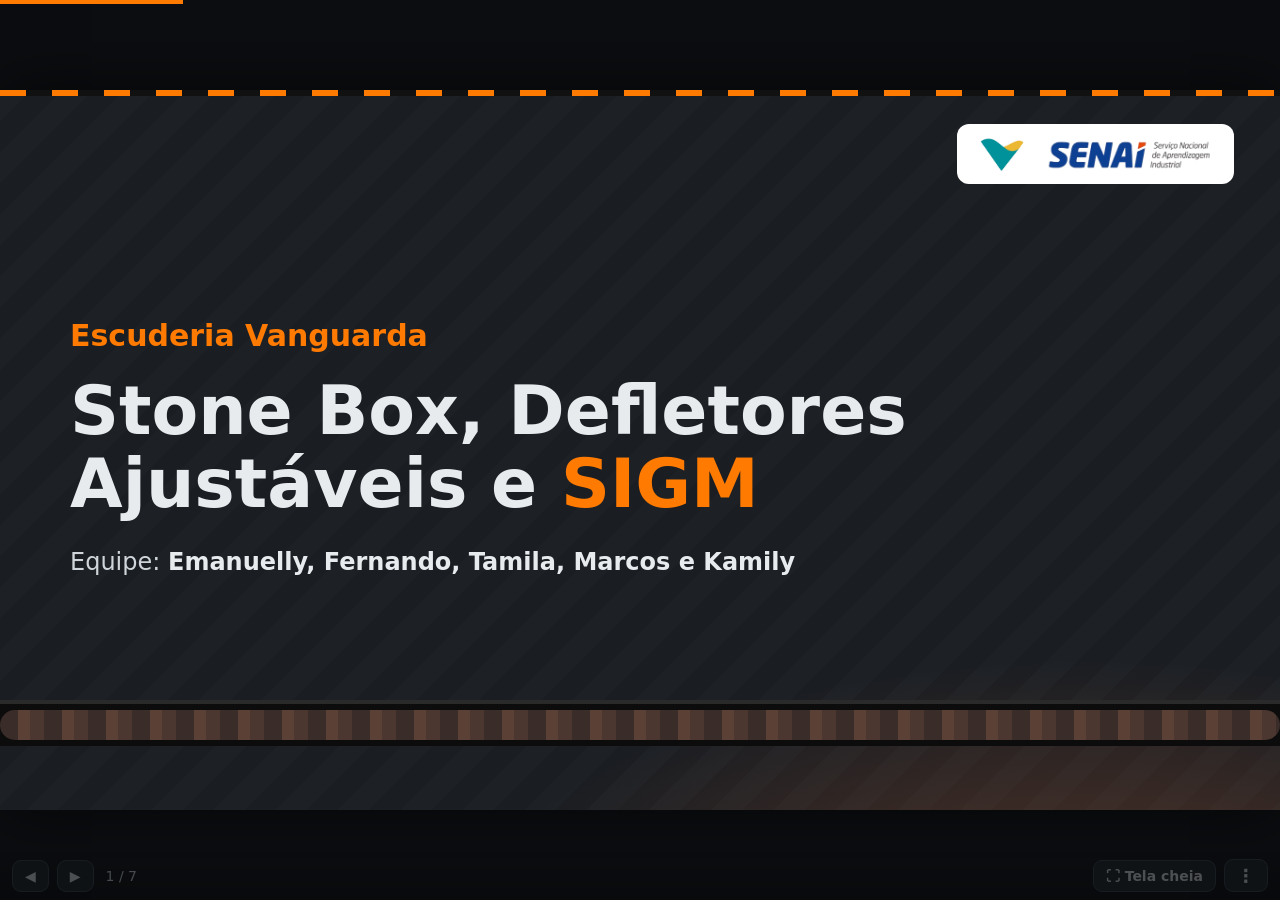
<file: apresentacao.html>
<!DOCTYPE html>
<html lang="pt-BR">
<head>
<meta charset="UTF-8">
<meta name="viewport" content="width=device-width, initial-scale=1">
<title>Stone Box, Defletores Ajustáveis e SIGM – Escuderia Vanguarda</title>
<style>
:root{--bg:#15181c;--panel:#1f242a;--panel2:#262c33;--line:#333b44;--text:#e8ebee;--muted:#9aa4ae;
  --orange:#ff7a00;--ok:#2ecc71;--alert:#ff3b30;--funil:#5f6873;--box:#d32f2f;--aleta:#ffc400;--sup:#1e88e5;--blue:#4fc3f7}
*{box-sizing:border-box}
html,body{margin:0;height:100%;background:#0b0d10;color:var(--text);font-family:system-ui,-apple-system,"Segoe UI",Roboto,Arial,sans-serif;overflow:hidden}
#stage{position:absolute;left:50%;top:50%;width:1280px;height:720px;background:var(--bg);overflow:hidden;box-shadow:0 0 60px rgba(0,0,0,.6)}
.slide{position:absolute;inset:0;padding:54px 70px 60px;display:flex;flex-direction:column;opacity:0;visibility:hidden;transform:translateX(36px);transition:opacity .45s,transform .45s,visibility 0s .45s}
.slide.on{opacity:1;visibility:visible;transform:none;transition:opacity .45s,transform .45s}
.slide.back{transform:translateX(-36px)}
.slide::before{content:"";position:absolute;left:0;right:0;top:0;height:6px;background:repeating-linear-gradient(90deg,var(--orange) 0 26px,#111 26px 52px)}
.kicker{display:inline-block;align-self:flex-start;font-size:15px;letter-spacing:.14em;text-transform:uppercase;color:#111;background:var(--orange);padding:4px 12px;border-radius:5px;font-weight:800}
h1{font-size:68px;line-height:1.06;margin:22px 0 22px}
h2{font-size:48px;margin:14px 0 22px;line-height:1.08}
h1 span,h2 span{color:var(--orange)}
.logos{position:absolute;right:46px;top:34px;display:flex;align-items:center;gap:14px;background:#fff;border-radius:12px;padding:8px 16px}
.logos img{display:block}
/* capa */
.cover{justify-content:center;background:radial-gradient(900px 420px at 85% 120%,rgba(141,75,43,.55),transparent 70%),repeating-linear-gradient(135deg,#1d2126 0 22px,#1a1d22 22px 44px)}
.team{font-size:30px;font-weight:800;color:var(--orange);margin:0}
.names{font-size:24px;color:#cfd5da;margin-top:6px}
.names b{color:var(--text)}
.belt{position:absolute;left:0;right:0;bottom:64px;height:46px;background:#0c0c0c;border-top:4px solid #2a2a2a}
.belt::after{content:"";position:absolute;inset:6px 0;background:repeating-linear-gradient(90deg,#3a2c28 0 18px,#5b4036 18px 30px,#4b3730 30px 44px);border-radius:20px;animation:run 2.4s linear infinite}
@keyframes run{to{background-position:88px 0}}
/* solução */
.cards{display:grid;grid-template-columns:repeat(3,1fr);gap:18px;margin-top:8px}
.card{background:var(--panel);border:1px solid var(--line);border-radius:16px;padding:24px 24px 26px;border-top:6px solid var(--c)}
.card .ic{font-size:40px}
.card h4{margin:10px 0 8px;font-size:26px;color:var(--c)}
.card p{margin:0;font-size:22px;line-height:1.45;color:#d6dbe0}
.card .big{font-size:58px;font-weight:900;color:var(--ok);line-height:1;margin:6px 0 8px}
.parts{display:flex;gap:10px;margin-top:22px;flex-wrap:wrap}
.parts span{display:inline-flex;align-items:center;gap:8px;background:var(--panel);border:1px solid var(--line);padding:7px 14px;border-radius:999px;font-size:18px}
.sw{width:14px;height:14px;border-radius:4px;display:inline-block}
/* simuladores */
.head{display:flex;align-items:center;gap:14px;margin:6px 0 14px}
.head h2{margin:0}
.pill{font-size:16px;font-weight:800;padding:5px 13px;border-radius:999px}
.pill.bad{background:var(--alert);color:#fff}.pill.good{background:var(--ok);color:#06210f}
.live{flex:1;min-height:0;border-radius:14px;overflow:hidden;border:1px solid var(--line);background:#15181c;position:relative}
.live iframe{position:relative;z-index:1;width:100%;height:100%;border:0;display:block;background:#15181c}
.live .ph{position:absolute;inset:0;display:grid;place-items:center;color:var(--muted);font-size:20px}
/* ficha rápida */
.list{display:grid;gap:14px;margin-top:6px}
.li{display:flex;gap:18px;align-items:center;background:var(--panel);border:1px solid var(--line);border-left:6px solid var(--c);border-radius:14px;padding:16px 22px}
.li .ic{font-size:34px;width:46px;text-align:center}
.li b{color:var(--c);font-size:24px;margin-right:6px}
.li span{font-size:23px;color:#d6dbe0}
.flowrow{display:flex;gap:26px;align-items:center;flex:1;min-height:0}
.steps{flex:1;display:grid;gap:12px}
.stp{display:flex;gap:16px;align-items:center;background:var(--panel);border:1px solid var(--line);border-radius:14px;padding:14px 18px}
.stp .n{width:44px;height:44px;border-radius:50%;background:var(--orange);color:#111;font-weight:900;font-size:22px;display:grid;place-items:center;flex:none}
.stp h4{margin:0;font-size:23px}.stp p{margin:2px 0 0;font-size:18px;color:#c3cad1}
.stp .who{margin-left:auto;font-size:14px;font-weight:800;padding:4px 10px;border-radius:999px;background:var(--panel2);color:var(--orange);white-space:nowrap}
.tablet{width:330px;flex:none;background:#0c0c0c;border-radius:26px;padding:16px;box-shadow:0 10px 30px rgba(0,0,0,.5);border:2px solid #2c3036}
.screen{background:#f4f6f8;border-radius:12px;color:#1d2328;padding:14px 14px 16px;font-size:14px}
.screen .fh{background:#0f6cbd;color:#fff;margin:-14px -14px 12px;padding:10px 14px;border-radius:12px 12px 0 0;font-weight:800;font-size:15px}
.fld{margin-bottom:9px}.fld label{display:block;font-weight:700;font-size:12px;color:#4a5560;margin-bottom:3px}
.fld .in{background:#fff;border:1px solid #cfd6dd;border-radius:6px;padding:6px 8px;font-size:13px}
.chk{display:flex;gap:10px;flex-wrap:wrap}.chk span{display:inline-flex;align-items:center;gap:5px;font-size:13px}
.chk i{width:14px;height:14px;border-radius:3px;background:#2ecc71;display:inline-grid;place-items:center;color:#fff;font-style:normal;font-size:10px}
.send{margin-top:8px;background:#0f6cbd;color:#fff;text-align:center;border-radius:6px;padding:7px;font-weight:800}
.mttr{margin-top:14px;display:flex;align-items:center;gap:14px;font-size:21px;color:#d6dbe0}
.mttr b{font-size:38px;color:var(--ok)}
/* SIGM */
.tools{font-size:20px;color:var(--muted);margin:0 0 18px}.tools b{color:var(--text)}
.stages{display:flex;align-items:stretch}
.stg{flex:1;background:var(--panel);border:1px solid var(--line);border-radius:16px;padding:18px 20px;position:relative}
.stg .when{display:inline-block;font-size:13px;font-weight:900;letter-spacing:.12em;color:#111;background:var(--c);border-radius:6px;padding:3px 9px}
.stg .ic{font-size:36px;margin-top:10px}.stg h4{margin:6px 0 6px;font-size:24px;color:var(--c)}
.stg p{margin:0;font-size:18px;line-height:1.45;color:#d6dbe0}.stg p b{color:var(--text)}
.arr{display:grid;place-items:center;width:40px;color:var(--orange);font-size:34px;font-weight:900}
.diff{margin-top:20px;background:rgba(255,122,0,.1);border:1px solid rgba(255,122,0,.55);border-radius:14px;padding:14px 18px;font-size:20px;line-height:1.45;color:#ffe0c2}
.diff b{color:var(--orange)}
.pcm{display:grid;grid-template-columns:1.5fr 1fr;gap:22px;align-items:start}
.kpis{display:grid;grid-template-columns:repeat(4,1fr);gap:10px}
.kp{background:var(--panel);border:1px solid var(--line);border-radius:14px;padding:12px 14px}
.kp b{display:block;font-size:44px;line-height:1;color:var(--text)}.kp span{font-size:15px;color:var(--muted)}
.kp.ok b{color:var(--ok)}.kp.warn b{color:#ffb020}.kp.bad b{color:var(--alert)}
.alerts{margin-top:14px;background:var(--panel);border:1px solid var(--line);border-radius:14px;padding:12px 16px}
.ah{font-size:19px;font-weight:800;margin-bottom:8px}
.al{font-size:16.5px;color:#d6dbe0;padding:8px 0;border-top:1px solid var(--line)}
.al b{color:var(--text)}
.tag{display:inline-block;font-size:12px;font-weight:900;border-radius:999px;padding:3px 9px;margin-right:8px}
.tag.bad{background:var(--alert);color:#fff}.tag.warn{background:#ffb020;color:#2a1c00}
.fict{font-size:14px;color:var(--muted);margin:8px 0 0}
.fronts{background:var(--panel2);border:1px solid var(--line);border-radius:16px;padding:18px;display:flex;flex-direction:column;gap:10px}
.fronts .fh{font-size:20px;font-weight:800;color:var(--text)}
.fr{display:flex;gap:14px;align-items:center;background:var(--panel);border:1px solid var(--line);border-radius:14px;padding:14px}
.fr .ic{font-size:32px}.fr h4{margin:0;font-size:21px;color:var(--c)}.fr p{margin:3px 0 0;font-size:16px;color:#c3cad1}
.open{margin-top:6px;display:block;text-align:center;background:var(--orange);color:#111;font-weight:800;font-size:17px;text-decoration:none;border-radius:10px;padding:11px}
.plus{text-align:center;font-size:30px;font-weight:900;color:var(--orange);line-height:1}
.hint{font-size:17px;color:var(--muted);margin:-6px 0 10px}.hint b{color:var(--text)}
.two{display:flex;align-items:stretch;gap:0;margin-top:20px}
.two .big{flex:1;background:var(--panel);border:1px solid var(--line);border-radius:18px;padding:28px 30px;border-top:6px solid var(--c)}
.two .big .ic{font-size:52px}.two .big h3{margin:10px 0 10px;font-size:34px;color:var(--c)}
.two .big p{margin:0;font-size:23px;line-height:1.5;color:#d6dbe0}.two .big p b{color:var(--text)}
.plus2{display:grid;place-items:center;width:70px;font-size:54px;font-weight:900;color:var(--orange)}
/* investimento detalhado */
.cmp2{display:grid;grid-template-columns:1fr 1fr;gap:0;background:var(--panel);border:1px solid var(--line);border-radius:14px;margin-bottom:12px}
.cmp2 .st{padding:12px 22px;position:relative}
.cmp2 .st+.st{border-left:1px solid var(--line)}
.cmp2 span{display:block;font-size:13px;letter-spacing:.08em;text-transform:uppercase;color:var(--muted);font-weight:800}
.cmp2 b{font-size:36px;line-height:1.15}
.cmp2 .ok b{color:var(--ok)}
.cmp2 em{position:absolute;right:20px;top:50%;transform:translateY(-50%);font-style:normal;font-size:14px;font-weight:900;color:#06210f;background:var(--ok);border-radius:999px;padding:6px 14px}
.cgrid{display:grid;grid-template-columns:1fr 1fr;gap:10px}
.ci{display:flex;gap:12px;background:var(--panel);border:1px solid var(--line);border-radius:12px;padding:10px 14px}
.ci .cn{font-size:14px;font-weight:900;color:var(--c);padding-top:3px}
.ci .cb{flex:1}
.ci h4{margin:0;font-size:19px}
.ci .sub{margin:1px 0 4px;font-size:14px;color:var(--muted)}
.ci .orig{margin:0 0 6px;font-size:14.5px;color:#d6dbe0}.ci .orig b{color:var(--c)}
.cf{display:flex;gap:18px;align-items:center;font-size:14px;color:var(--muted)}.cf b{color:var(--text)}
.zero{margin-left:auto;font-weight:900;color:#06210f;background:var(--ok);border-radius:999px;padding:3px 11px;font-size:14px}
.sigmcost{display:flex;align-items:center;gap:8px;margin-top:10px;background:var(--panel);border:1px solid var(--line);border-radius:12px;padding:10px 14px;font-size:16px;color:#d6dbe0}
.sigmcost b{color:var(--blue)}
.result{margin-top:10px;background:rgba(46,204,113,.13);border:1px solid rgba(46,204,113,.55);border-radius:12px;padding:11px 16px;font-size:18px;color:#d9f7e5}
.result span{font-size:13px;font-weight:900;letter-spacing:.1em;color:var(--ok);margin-right:12px}
.result b{color:var(--ok)}
.foot{margin:8px 0 0;font-size:13px;color:var(--muted)}
/* limite do orçamento */
.budget2{background:var(--panel);border:1px solid var(--line);border-radius:14px;padding:10px 20px 12px;margin-bottom:10px}
.bcols{display:grid;grid-template-columns:1fr 1fr 1.2fr;gap:0}
.bcols .st{padding:0 16px}.bcols .st:first-child{padding-left:0}
.bcols .st+.st{border-left:1px solid var(--line)}
.bcols span{display:block;font-size:12.5px;letter-spacing:.08em;text-transform:uppercase;color:var(--muted);font-weight:800}
.bcols b{display:block;font-size:30px;line-height:1.15}
.bcols small{font-size:13.5px;color:var(--muted);font-weight:700}
.bcols .lim b{color:#4fc3f7}.bcols .ok b{color:var(--ok)}.bcols .ok small{color:#9ff0bf}
.bbar{position:relative;height:12px;background:#2c333b;border-radius:6px;margin:10px 0 16px}
.bbar .fill{position:absolute;left:0;top:0;bottom:0;border-radius:6px;background:linear-gradient(90deg,#2ecc71,#ffb020)}
.bbar .mk{position:absolute;top:-4px;bottom:-4px;width:3px;margin-left:-1px;background:#ffb020;border-radius:2px}
.bbar span{position:absolute;top:15px;font-size:12px;color:var(--muted);font-weight:700;white-space:nowrap}
.bbar .t0{left:0}.bbar .t100{right:0}.bbar .t16{transform:translateX(-50%);color:#ffd27a}
.obs{display:flex;gap:12px;align-items:flex-start;margin-top:10px;background:rgba(255,176,32,.1);border:1px dashed rgba(255,176,32,.7);border-radius:12px;padding:10px 14px;font-size:15.5px;line-height:1.42;color:#ffe9c2}
.obs .oi{font-size:22px;line-height:1}.obs b{color:#ffd27a}
/* tabela de custos (legível de longe) */
.slide.inv{padding-top:40px;padding-bottom:50px}.slide.inv .head{margin:2px 0 10px}.slide.inv .budget2{margin-bottom:6px}.slide.inv .obs{padding:8px 14px;margin-top:8px}
.ctab{display:flex;flex-direction:column;gap:6px}
.cth,.ctr{display:grid;grid-template-columns:1fr 160px 210px 40px 190px;align-items:center;gap:10px}
.cth{padding:0 18px;font-size:14px;letter-spacing:.08em;text-transform:uppercase;color:var(--muted);font-weight:900}
.cth span:nth-child(n+2){text-align:center}
.ctr{background:var(--panel);border:1px solid var(--line);border-left:6px solid var(--c);border-radius:12px;padding:4px 18px;min-height:50px}
.ctr.sg{background:rgba(79,195,247,.1);border-color:rgba(79,195,247,.55);border-left-color:#4fc3f7}
.cn2{display:flex;align-items:center;gap:12px}.cn2 i{font-style:normal;font-size:28px}
.cn2 b{display:block;font-size:23px;line-height:1.15}.cn2 small{display:block;font-size:15px;color:#aab3bc}
.ctr.sg .cn2 b{color:#4fc3f7}
.cq{text-align:center;font-size:19px;font-weight:800;color:#d6dbe0}
.cm{text-align:center}.mk2{font-size:28px;font-weight:900;color:#ffb020;}
.mk2.inc{font-size:22px;text-decoration:none;color:#d6dbe0}
.ca{text-align:center;font-size:26px;color:var(--ok);font-weight:900}
.cz{justify-self:center;font-size:27px;font-weight:900;color:#06210f;background:var(--ok);border-radius:999px;padding:3px 18px;white-space:nowrap}
/* investimento */
.cost{display:grid;grid-template-columns:1.25fr .75fr;gap:22px;flex:1;min-height:0}
.items{display:grid;gap:12px;align-content:start}
.it{display:flex;align-items:center;gap:16px;background:var(--panel);border:1px solid var(--line);border-radius:14px;padding:16px 20px}
.it .ic{font-size:32px}.it h4{margin:0;font-size:22px}.it p{margin:2px 0 0;font-size:17px;color:#aab3bc}
.it .v{margin-left:auto;font-size:28px;font-weight:900;white-space:nowrap}
.it .v.z{color:var(--ok)}
.tot{background:var(--panel);border:2px solid var(--orange);border-radius:16px;padding:24px;display:flex;flex-direction:column;gap:10px}
.tot .l{font-size:18px;font-weight:800;color:var(--orange);letter-spacing:.08em}
.tot .big{font-size:50px;font-weight:900;line-height:1;white-space:nowrap}
.budget{height:18px;background:#2c333b;border-radius:9px;overflow:hidden;margin-top:6px}
.budget i{display:block;height:100%;width:21%;background:var(--ok)}
.tot p{margin:0;font-size:18px;color:#c3cad1}
.tot .tip{margin-top:auto;background:rgba(255,176,32,.12);border:1px dashed rgba(255,176,32,.7);border-radius:10px;padding:12px;color:#ffe1a6;font-size:17px;line-height:1.4}.tot .tip b{color:#ffd27a}
.draft{font-size:15px;font-weight:800;color:#111;background:#ffb020;border-radius:999px;padding:4px 12px;vertical-align:middle;margin-left:8px}
/* controles */
#prog{position:fixed;left:0;top:0;height:4px;background:var(--orange);z-index:11;transition:width .35s}
#bar{position:fixed;left:0;right:0;bottom:0;display:flex;align-items:center;gap:8px;padding:8px 12px;background:linear-gradient(transparent,rgba(0,0,0,.7));opacity:.3;transition:opacity .3s;z-index:10}
#bar:hover,#bar.show{opacity:1}
#bar button{appearance:none;border:1px solid #3a434c;background:rgba(31,36,42,.92);color:#e8ebee;font:inherit;font-weight:750;font-size:14px;padding:7px 12px;border-radius:9px;cursor:pointer}
#bar button:hover{border-color:var(--orange)}
#bMenu{font-size:18px!important;line-height:1;padding:5px 12px!important}
#menu{position:fixed;right:12px;bottom:56px;z-index:20;background:#1f242a;border:1px solid #3a434c;border-radius:12px;padding:6px;display:none;flex-direction:column;min-width:260px;box-shadow:0 10px 30px rgba(0,0,0,.5)}
#menu.on{display:flex}
#menu button{appearance:none;border:0;background:none;color:#e8ebee;font:inherit;font-weight:700;font-size:15px;text-align:left;padding:10px 12px;border-radius:8px;cursor:pointer}
#menu button:hover{background:#2c333b}
#remote{position:fixed;inset:0;z-index:30;background:rgba(0,0,0,.72);display:none;place-items:center}
#remote.on{display:grid}
.rbox{position:relative;background:#1a1d22;border:1px solid var(--orange);border-radius:18px;padding:22px 26px;width:min(420px,92vw);text-align:center;color:var(--text)}
.rbox h3{margin:0 0 6px;font-size:22px}.rbox p{margin:0 0 12px;font-size:15px;color:#c3cad1}
#qr{background:#fff;border-radius:12px;padding:12px;display:inline-block}
#qr svg{display:block;width:240px;height:240px}
#rLink{display:block;margin:10px 0 6px;font-size:12px;color:var(--orange);word-break:break-all}
#rStatus{font-weight:800;font-size:15px;margin:6px 0 10px}
#rStatus.wait{color:#ffb020}#rStatus.ok{color:var(--ok)}#rStatus.err{color:#ff8a80}
.rn{font-size:12px!important;color:var(--muted)!important;margin:0!important}
.rx{position:absolute;right:10px;top:8px;appearance:none;border:0;background:none;color:#9aa4ae;font-size:20px;cursor:pointer}
#count{color:#cfd5da;font-size:14px;font-variant-numeric:tabular-nums;margin-left:4px}
</style>
</head>
<body>
<div id="prog"></div>
<div id="stage">

<!-- 1. capa -->
<section class="slide cover">
  <div class="logos"><img src="img/logo-vale.png" alt="" style="height:44px"><img src="img/logo-senai.png" alt="SENAI" style="height:40px"></div>
  <p class="team">Escuderia Vanguarda</p>
  <h1>Stone Box, Defletores<br>Ajustáveis e <span>SIGM</span></h1>
  <div class="names">Equipe: <b>Emanuelly, Fernando, Tamila, Marcos e Kamily</b></div>
  <div class="belt"></div>
</section>

<!-- 2. SIGM -->
<section class="slide">
  <div class="logos"><img src="img/logo-vale.png" alt="" style="height:34px"><img src="img/logo-senai.png" alt="SENAI" style="height:30px"></div>
  <span class="kicker">SIGM</span>
  <h2 style="margin-bottom:6px">Sistema Integrado de <span>Gestão da Manutenção</span></h2>
  <p class="tools">Ferramentas Microsoft: <b>Power Apps</b> + <b>Microsoft Lists</b> + <b>Power Automate</b></p>
  <div class="stages">
    <div class="stg" style="--c:var(--blue)"><div class="when">ANTES</div><div class="ic">📦</div><h4>Preparação</h4><p>App no <b>Power Apps</b> registra os materiais necessários, verifica a disponibilidade e aponta pendências com o almoxarifado.</p></div>
    <div class="arr">→</div>
    <div class="stg" style="--c:var(--aleta)"><div class="when">DURANTE</div><div class="ic">🛠️</div><h4>Execução</h4><p>Ficha digital no <b>Power Apps</b> com as atividades realizadas, os materiais utilizados e as anomalias encontradas.</p></div>
    <div class="arr">→</div>
    <div class="stg" style="--c:var(--ok)"><div class="when">DEPOIS</div><div class="ic">📊</div><h4>PCM</h4><p>Registros guardados no <b>Microsoft Lists</b> e enviados ao PCM pelo <b>Power Automate</b>, com histórico das intervenções.</p></div>
  </div>
  <div class="diff">⭐ <b>Diferencial:</b> não é só trocar o papel. As pendências são acompanhadas <b>antes da parada</b>, e a equipe não descobre a falta de material na hora de executar o serviço.</div>
</section>

<!-- 3. SIGM ao vivo -->
<section class="slide" data-live="sigm.html?embed=full">
  <div class="logos"><img src="img/logo-vale.png" alt="" style="height:34px"><img src="img/logo-senai.png" alt="SENAI" style="height:30px"></div>
  <div class="head"><span class="kicker">SIGM · ao vivo</span><h2>Protótipo do <span>SIGM</span></h2></div>
  <p class="hint">Clique nas abas: <b>Painel do PCM</b> · <b>1 Antes</b> · <b>2 Durante</b> · <b>3 Depois</b></p>
  <div class="live"><div class="ph">carregando…</div></div>
</section>

<!-- 4. solução -->
<section class="slide">
  <div class="logos"><img src="img/logo-vale.png" alt="" style="height:34px"><img src="img/logo-senai.png" alt="SENAI" style="height:30px"></div>
  <span class="kicker">A solução</span>
  <h2>Stone Box + Defletores <span>auto ajustáveis</span></h2>
  <div class="cards">
    <div class="card" style="--c:var(--orange)"><div class="ic">🛠️</div><h4>Solução</h4><p>Instalação de Stone Box + Defletores Ajustáveis.</p></div>
    <div class="card" style="--c:var(--aleta)"><div class="ic">⚙️</div><h4>Como funciona</h4><p>O minério forma um "colchão" que dissipa o impacto e os defletores centralizam a carga na correia.</p></div>
    <div class="card" style="--c:var(--ok)"><div class="ic">✅</div><h4>Resultado comprovado</h4><div class="big">−85%</div><p>da assimetria (cai para 6,2%) e fim das paradas por desalinhamento.</p></div>
  </div>
  <div class="parts">
    <span><i class="sw" style="background:var(--funil)"></i>Funil</span>
    <span><i class="sw" style="background:var(--box)"></i>Stone Box</span>
    <span><i class="sw" style="background:var(--aleta)"></i>Aletas em V</span>
    <span><i class="sw" style="background:var(--sup)"></i>Suporte em U</span>
  </div>
</section>

<!-- 5. hoje x com a inovação -->
<section class="slide" data-live="esteira.html?embed=comparacao">
  <div class="logos"><img src="img/logo-vale.png" alt="" style="height:34px"><img src="img/logo-senai.png" alt="SENAI" style="height:30px"></div>
  <div class="head"><span class="kicker">Simulação</span><h2>Hoje <span>x</span> Com a inovação</h2></div>
  <div class="live"><div class="ph">carregando…</div></div>
</section>

<!-- investimento -->
<section class="slide inv">
  <div class="logos"><img src="img/logo-vale.png" alt="" style="height:34px"><img src="img/logo-senai.png" alt="SENAI" style="height:30px"></div>
  <div class="head"><span class="kicker">Custo estimado</span><h2>Provável <span>investimento</span></h2></div>
  <div class="budget2">
    <div class="bcols">
      <div class="st lim"><span>Limite do orçamento</span><b>R$ 10.000,00</b></div>
      <div class="st"><span>Custo de mercado estimado</span><b>R$ 1.600,00</b><small>16% do limite</small></div>
      <div class="st ok"><span>Reaproveitando materiais</span><b>R$ 0,00</b><small>se houver material disponível</small></div>
    </div>
    <div class="bbar" role="img" aria-label="Uso do limite de R$ 10.000: mercado 16%, reaproveitando 0%">
      <i class="mk" style="left:16%"></i><i class="fill" style="width:16%"></i>
      <span class="t0">R$ 0</span><span class="t16" style="left:16%">R$ 1.600 (16%)</span><span class="t100">R$ 10.000</span>
    </div>
  </div>
  <div class="ctab">
    <div class="cth"><span>Item</span><span>Quantidade</span><span>Valor de mercado</span><span></span><span>Reaproveitando</span></div>
    <div class="ctr" style="--c:#4fc3f7"><div class="cn2"><i>🔩</i><div><b>Chapas de aço</b><small>ASTM A36 · retalhos da caldeiraria</small></div></div><div class="cq">2 peças</div><div class="cm"><b class="mk2">R$ 800,00</b></div><div class="ca">➜</div><div class="cz">R$ 0,00</div></div>
    <div class="ctr" style="--c:#4fc3f7"><div class="cn2"><i>🧱</i><div><b>Revestimento cerâmico</b><small>Chock Bar · chutes antigos / almoxarifado</small></div></div><div class="cq">1 kit</div><div class="cm"><b class="mk2">R$ 600,00</b></div><div class="ca">➜</div><div class="cz">R$ 0,00</div></div>
    <div class="ctr" style="--c:#4fc3f7"><div class="cn2"><i>🔧</i><div><b>Fixadores</b><small>parafusos, porcas e arruelas · almoxarifado</small></div></div><div class="cq">1 kit</div><div class="cm"><b class="mk2">R$ 200,00</b></div><div class="ca">➜</div><div class="cz">R$ 0,00</div></div>
    <div class="ctr" style="--c:#ffb020"><div class="cn2"><i>👷</i><div><b>Mão de obra</b><small>corte, solda e instalação · equipe interna</small></div></div><div class="cq">equipe Vale</div><div class="cm"><b class="mk2 inc">já inclusa</b></div><div class="ca">➜</div><div class="cz">R$ 0,00</div></div>
    <div class="ctr sg" style="--c:#4fc3f7"><div class="cn2"><i>📋</i><div><b>SIGM</b><small>Power Apps + Microsoft Lists + Power Automate</small></div></div><div class="cq">licenças Vale</div><div class="cm"><b class="mk2 inc">já inclusa</b></div><div class="ca">➜</div><div class="cz">R$ 0,00</div></div>
  </div>
  <div class="obs"><div class="oi">💡</div><div><b>Observação:</b> valores estimados, sujeitos a ajuste. O custo só chega a zero se o material estiver disponível na caldeiraria ou no almoxarifado. O que faltar é comprado a valor de mercado, no máximo <b>R$ 1.600 (16% do limite)</b>.</div></div>
</section>

<!-- agradecimento -->
<section class="slide cover">
  <div class="logos"><img src="img/logo-vale.png" alt="" style="height:44px"><img src="img/logo-senai.png" alt="SENAI" style="height:40px"></div>
  <p class="team">Escuderia Vanguarda</p>
  <h1>Agradecemos pela <span>atenção!</span></h1>
  <div class="names">Emanuelly, Fernando, Tamila, Marcos e Kamily</div>
  <div class="belt"></div>
</section>

</div>

<div id="bar">
  <button id="bPrev" type="button" title="Anterior (←)">◀</button>
  <button id="bNext" type="button" title="Próximo (→)">▶</button>
  <span id="count"></span>
  <span style="flex:1"></span>
  <button id="bFull" type="button" title="Tela cheia (F)">⛶ Tela cheia</button>
  <button id="bMenu" type="button" title="Mais opções" aria-haspopup="true">⋮</button>
</div>
<div id="menu" role="menu">
  <button type="button" id="mRemote" role="menuitem">📱 Passador de slides (celular)</button>
  <button type="button" id="mFull" role="menuitem">⛶ Tela cheia</button>
  <button type="button" id="mTr" role="menuitem">〰️ Esteira: curvada</button>
</div>
<div id="remote" aria-modal="true" role="dialog" aria-labelledby="rTitle">
  <div class="rbox">
    <button type="button" class="rx" id="rClose" aria-label="Fechar">✕</button>
    <h3 id="rTitle">📱 Passador de slides</h3>
    <p>Aponte a câmera do celular para o QR Code e passe os slides pelo celular, com cronômetro.</p>
    <div id="qr"></div>
    <a id="rLink" target="_blank" rel="noopener"></a>
    <div id="rStatus" class="wait">● Aguardando o celular…</div>
    <p class="rn">O celular e este computador precisam de internet. Código da sala: <b id="rRoom"></b> · versão 2026-11-20d</p>
  </div>
</div>

<script>
/* qrcode-generator 1.4.4 · (c) Kazuhiko Arase · licença MIT */
//---------------------------------------------------------------------
//
// QR Code Generator for JavaScript
//
// Copyright (c) 2009 Kazuhiko Arase
//
// URL: http://www.d-project.com/
//
// Licensed under the MIT license:
//  http://www.opensource.org/licenses/mit-license.php
//
// The word 'QR Code' is registered trademark of
// DENSO WAVE INCORPORATED
//  http://www.denso-wave.com/qrcode/faqpatent-e.html
//
//---------------------------------------------------------------------

var qrcode = function() {

  //---------------------------------------------------------------------
  // qrcode
  //---------------------------------------------------------------------

  /**
   * qrcode
   * @param typeNumber 1 to 40
   * @param errorCorrectionLevel 'L','M','Q','H'
   */
  var qrcode = function(typeNumber, errorCorrectionLevel) {

    var PAD0 = 0xEC;
    var PAD1 = 0x11;

    var _typeNumber = typeNumber;
    var _errorCorrectionLevel = QRErrorCorrectionLevel[errorCorrectionLevel];
    var _modules = null;
    var _moduleCount = 0;
    var _dataCache = null;
    var _dataList = [];

    var _this = {};

    var makeImpl = function(test, maskPattern) {

      _moduleCount = _typeNumber * 4 + 17;
      _modules = function(moduleCount) {
        var modules = new Array(moduleCount);
        for (var row = 0; row < moduleCount; row += 1) {
          modules[row] = new Array(moduleCount);
          for (var col = 0; col < moduleCount; col += 1) {
            modules[row][col] = null;
          }
        }
        return modules;
      }(_moduleCount);

      setupPositionProbePattern(0, 0);
      setupPositionProbePattern(_moduleCount - 7, 0);
      setupPositionProbePattern(0, _moduleCount - 7);
      setupPositionAdjustPattern();
      setupTimingPattern();
      setupTypeInfo(test, maskPattern);

      if (_typeNumber >= 7) {
        setupTypeNumber(test);
      }

      if (_dataCache == null) {
        _dataCache = createData(_typeNumber, _errorCorrectionLevel, _dataList);
      }

      mapData(_dataCache, maskPattern);
    };

    var setupPositionProbePattern = function(row, col) {

      for (var r = -1; r <= 7; r += 1) {

        if (row + r <= -1 || _moduleCount <= row + r) continue;

        for (var c = -1; c <= 7; c += 1) {

          if (col + c <= -1 || _moduleCount <= col + c) continue;

          if ( (0 <= r && r <= 6 && (c == 0 || c == 6) )
              || (0 <= c && c <= 6 && (r == 0 || r == 6) )
              || (2 <= r && r <= 4 && 2 <= c && c <= 4) ) {
            _modules[row + r][col + c] = true;
          } else {
            _modules[row + r][col + c] = false;
          }
        }
      }
    };

    var getBestMaskPattern = function() {

      var minLostPoint = 0;
      var pattern = 0;

      for (var i = 0; i < 8; i += 1) {

        makeImpl(true, i);

        var lostPoint = QRUtil.getLostPoint(_this);

        if (i == 0 || minLostPoint > lostPoint) {
          minLostPoint = lostPoint;
          pattern = i;
        }
      }

      return pattern;
    };

    var setupTimingPattern = function() {

      for (var r = 8; r < _moduleCount - 8; r += 1) {
        if (_modules[r][6] != null) {
          continue;
        }
        _modules[r][6] = (r % 2 == 0);
      }

      for (var c = 8; c < _moduleCount - 8; c += 1) {
        if (_modules[6][c] != null) {
          continue;
        }
        _modules[6][c] = (c % 2 == 0);
      }
    };

    var setupPositionAdjustPattern = function() {

      var pos = QRUtil.getPatternPosition(_typeNumber);

      for (var i = 0; i < pos.length; i += 1) {

        for (var j = 0; j < pos.length; j += 1) {

          var row = pos[i];
          var col = pos[j];

          if (_modules[row][col] != null) {
            continue;
          }

          for (var r = -2; r <= 2; r += 1) {

            for (var c = -2; c <= 2; c += 1) {

              if (r == -2 || r == 2 || c == -2 || c == 2
                  || (r == 0 && c == 0) ) {
                _modules[row + r][col + c] = true;
              } else {
                _modules[row + r][col + c] = false;
              }
            }
          }
        }
      }
    };

    var setupTypeNumber = function(test) {

      var bits = QRUtil.getBCHTypeNumber(_typeNumber);

      for (var i = 0; i < 18; i += 1) {
        var mod = (!test && ( (bits >> i) & 1) == 1);
        _modules[Math.floor(i / 3)][i % 3 + _moduleCount - 8 - 3] = mod;
      }

      for (var i = 0; i < 18; i += 1) {
        var mod = (!test && ( (bits >> i) & 1) == 1);
        _modules[i % 3 + _moduleCount - 8 - 3][Math.floor(i / 3)] = mod;
      }
    };

    var setupTypeInfo = function(test, maskPattern) {

      var data = (_errorCorrectionLevel << 3) | maskPattern;
      var bits = QRUtil.getBCHTypeInfo(data);

      // vertical
      for (var i = 0; i < 15; i += 1) {

        var mod = (!test && ( (bits >> i) & 1) == 1);

        if (i < 6) {
          _modules[i][8] = mod;
        } else if (i < 8) {
          _modules[i + 1][8] = mod;
        } else {
          _modules[_moduleCount - 15 + i][8] = mod;
        }
      }

      // horizontal
      for (var i = 0; i < 15; i += 1) {

        var mod = (!test && ( (bits >> i) & 1) == 1);

        if (i < 8) {
          _modules[8][_moduleCount - i - 1] = mod;
        } else if (i < 9) {
          _modules[8][15 - i - 1 + 1] = mod;
        } else {
          _modules[8][15 - i - 1] = mod;
        }
      }

      // fixed module
      _modules[_moduleCount - 8][8] = (!test);
    };

    var mapData = function(data, maskPattern) {

      var inc = -1;
      var row = _moduleCount - 1;
      var bitIndex = 7;
      var byteIndex = 0;
      var maskFunc = QRUtil.getMaskFunction(maskPattern);

      for (var col = _moduleCount - 1; col > 0; col -= 2) {

        if (col == 6) col -= 1;

        while (true) {

          for (var c = 0; c < 2; c += 1) {

            if (_modules[row][col - c] == null) {

              var dark = false;

              if (byteIndex < data.length) {
                dark = ( ( (data[byteIndex] >>> bitIndex) & 1) == 1);
              }

              var mask = maskFunc(row, col - c);

              if (mask) {
                dark = !dark;
              }

              _modules[row][col - c] = dark;
              bitIndex -= 1;

              if (bitIndex == -1) {
                byteIndex += 1;
                bitIndex = 7;
              }
            }
          }

          row += inc;

          if (row < 0 || _moduleCount <= row) {
            row -= inc;
            inc = -inc;
            break;
          }
        }
      }
    };

    var createBytes = function(buffer, rsBlocks) {

      var offset = 0;

      var maxDcCount = 0;
      var maxEcCount = 0;

      var dcdata = new Array(rsBlocks.length);
      var ecdata = new Array(rsBlocks.length);

      for (var r = 0; r < rsBlocks.length; r += 1) {

        var dcCount = rsBlocks[r].dataCount;
        var ecCount = rsBlocks[r].totalCount - dcCount;

        maxDcCount = Math.max(maxDcCount, dcCount);
        maxEcCount = Math.max(maxEcCount, ecCount);

        dcdata[r] = new Array(dcCount);

        for (var i = 0; i < dcdata[r].length; i += 1) {
          dcdata[r][i] = 0xff & buffer.getBuffer()[i + offset];
        }
        offset += dcCount;

        var rsPoly = QRUtil.getErrorCorrectPolynomial(ecCount);
        var rawPoly = qrPolynomial(dcdata[r], rsPoly.getLength() - 1);

        var modPoly = rawPoly.mod(rsPoly);
        ecdata[r] = new Array(rsPoly.getLength() - 1);
        for (var i = 0; i < ecdata[r].length; i += 1) {
          var modIndex = i + modPoly.getLength() - ecdata[r].length;
          ecdata[r][i] = (modIndex >= 0)? modPoly.getAt(modIndex) : 0;
        }
      }

      var totalCodeCount = 0;
      for (var i = 0; i < rsBlocks.length; i += 1) {
        totalCodeCount += rsBlocks[i].totalCount;
      }

      var data = new Array(totalCodeCount);
      var index = 0;

      for (var i = 0; i < maxDcCount; i += 1) {
        for (var r = 0; r < rsBlocks.length; r += 1) {
          if (i < dcdata[r].length) {
            data[index] = dcdata[r][i];
            index += 1;
          }
        }
      }

      for (var i = 0; i < maxEcCount; i += 1) {
        for (var r = 0; r < rsBlocks.length; r += 1) {
          if (i < ecdata[r].length) {
            data[index] = ecdata[r][i];
            index += 1;
          }
        }
      }

      return data;
    };

    var createData = function(typeNumber, errorCorrectionLevel, dataList) {

      var rsBlocks = QRRSBlock.getRSBlocks(typeNumber, errorCorrectionLevel);

      var buffer = qrBitBuffer();

      for (var i = 0; i < dataList.length; i += 1) {
        var data = dataList[i];
        buffer.put(data.getMode(), 4);
        buffer.put(data.getLength(), QRUtil.getLengthInBits(data.getMode(), typeNumber) );
        data.write(buffer);
      }

      // calc num max data.
      var totalDataCount = 0;
      for (var i = 0; i < rsBlocks.length; i += 1) {
        totalDataCount += rsBlocks[i].dataCount;
      }

      if (buffer.getLengthInBits() > totalDataCount * 8) {
        throw 'code length overflow. ('
          + buffer.getLengthInBits()
          + '>'
          + totalDataCount * 8
          + ')';
      }

      // end code
      if (buffer.getLengthInBits() + 4 <= totalDataCount * 8) {
        buffer.put(0, 4);
      }

      // padding
      while (buffer.getLengthInBits() % 8 != 0) {
        buffer.putBit(false);
      }

      // padding
      while (true) {

        if (buffer.getLengthInBits() >= totalDataCount * 8) {
          break;
        }
        buffer.put(PAD0, 8);

        if (buffer.getLengthInBits() >= totalDataCount * 8) {
          break;
        }
        buffer.put(PAD1, 8);
      }

      return createBytes(buffer, rsBlocks);
    };

    _this.addData = function(data, mode) {

      mode = mode || 'Byte';

      var newData = null;

      switch(mode) {
      case 'Numeric' :
        newData = qrNumber(data);
        break;
      case 'Alphanumeric' :
        newData = qrAlphaNum(data);
        break;
      case 'Byte' :
        newData = qr8BitByte(data);
        break;
      case 'Kanji' :
        newData = qrKanji(data);
        break;
      default :
        throw 'mode:' + mode;
      }

      _dataList.push(newData);
      _dataCache = null;
    };

    _this.isDark = function(row, col) {
      if (row < 0 || _moduleCount <= row || col < 0 || _moduleCount <= col) {
        throw row + ',' + col;
      }
      return _modules[row][col];
    };

    _this.getModuleCount = function() {
      return _moduleCount;
    };

    _this.make = function() {
      if (_typeNumber < 1) {
        var typeNumber = 1;

        for (; typeNumber < 40; typeNumber++) {
          var rsBlocks = QRRSBlock.getRSBlocks(typeNumber, _errorCorrectionLevel);
          var buffer = qrBitBuffer();

          for (var i = 0; i < _dataList.length; i++) {
            var data = _dataList[i];
            buffer.put(data.getMode(), 4);
            buffer.put(data.getLength(), QRUtil.getLengthInBits(data.getMode(), typeNumber) );
            data.write(buffer);
          }

          var totalDataCount = 0;
          for (var i = 0; i < rsBlocks.length; i++) {
            totalDataCount += rsBlocks[i].dataCount;
          }

          if (buffer.getLengthInBits() <= totalDataCount * 8) {
            break;
          }
        }

        _typeNumber = typeNumber;
      }

      makeImpl(false, getBestMaskPattern() );
    };

    _this.createTableTag = function(cellSize, margin) {

      cellSize = cellSize || 2;
      margin = (typeof margin == 'undefined')? cellSize * 4 : margin;

      var qrHtml = '';

      qrHtml += '<table style="';
      qrHtml += ' border-width: 0px; border-style: none;';
      qrHtml += ' border-collapse: collapse;';
      qrHtml += ' padding: 0px; margin: ' + margin + 'px;';
      qrHtml += '">';
      qrHtml += '<tbody>';

      for (var r = 0; r < _this.getModuleCount(); r += 1) {

        qrHtml += '<tr>';

        for (var c = 0; c < _this.getModuleCount(); c += 1) {
          qrHtml += '<td style="';
          qrHtml += ' border-width: 0px; border-style: none;';
          qrHtml += ' border-collapse: collapse;';
          qrHtml += ' padding: 0px; margin: 0px;';
          qrHtml += ' width: ' + cellSize + 'px;';
          qrHtml += ' height: ' + cellSize + 'px;';
          qrHtml += ' background-color: ';
          qrHtml += _this.isDark(r, c)? '#000000' : '#ffffff';
          qrHtml += ';';
          qrHtml += '"/>';
        }

        qrHtml += '</tr>';
      }

      qrHtml += '</tbody>';
      qrHtml += '</table>';

      return qrHtml;
    };

    _this.createSvgTag = function(cellSize, margin, alt, title) {

      var opts = {};
      if (typeof arguments[0] == 'object') {
        // Called by options.
        opts = arguments[0];
        // overwrite cellSize and margin.
        cellSize = opts.cellSize;
        margin = opts.margin;
        alt = opts.alt;
        title = opts.title;
      }

      cellSize = cellSize || 2;
      margin = (typeof margin == 'undefined')? cellSize * 4 : margin;

      // Compose alt property surrogate
      alt = (typeof alt === 'string') ? {text: alt} : alt || {};
      alt.text = alt.text || null;
      alt.id = (alt.text) ? alt.id || 'qrcode-description' : null;

      // Compose title property surrogate
      title = (typeof title === 'string') ? {text: title} : title || {};
      title.text = title.text || null;
      title.id = (title.text) ? title.id || 'qrcode-title' : null;

      var size = _this.getModuleCount() * cellSize + margin * 2;
      var c, mc, r, mr, qrSvg='', rect;

      rect = 'l' + cellSize + ',0 0,' + cellSize +
        ' -' + cellSize + ',0 0,-' + cellSize + 'z ';

      qrSvg += '<svg version="1.1" xmlns="http://www.w3.org/2000/svg"';
      qrSvg += !opts.scalable ? ' width="' + size + 'px" height="' + size + 'px"' : '';
      qrSvg += ' viewBox="0 0 ' + size + ' ' + size + '" ';
      qrSvg += ' preserveAspectRatio="xMinYMin meet"';
      qrSvg += (title.text || alt.text) ? ' role="img" aria-labelledby="' +
          escapeXml([title.id, alt.id].join(' ').trim() ) + '"' : '';
      qrSvg += '>';
      qrSvg += (title.text) ? '<title id="' + escapeXml(title.id) + '">' +
          escapeXml(title.text) + '</title>' : '';
      qrSvg += (alt.text) ? '<description id="' + escapeXml(alt.id) + '">' +
          escapeXml(alt.text) + '</description>' : '';
      qrSvg += '<rect width="100%" height="100%" fill="white" cx="0" cy="0"/>';
      qrSvg += '<path d="';

      for (r = 0; r < _this.getModuleCount(); r += 1) {
        mr = r * cellSize + margin;
        for (c = 0; c < _this.getModuleCount(); c += 1) {
          if (_this.isDark(r, c) ) {
            mc = c*cellSize+margin;
            qrSvg += 'M' + mc + ',' + mr + rect;
          }
        }
      }

      qrSvg += '" stroke="transparent" fill="black"/>';
      qrSvg += '</svg>';

      return qrSvg;
    };

    _this.createDataURL = function(cellSize, margin) {

      cellSize = cellSize || 2;
      margin = (typeof margin == 'undefined')? cellSize * 4 : margin;

      var size = _this.getModuleCount() * cellSize + margin * 2;
      var min = margin;
      var max = size - margin;

      return createDataURL(size, size, function(x, y) {
        if (min <= x && x < max && min <= y && y < max) {
          var c = Math.floor( (x - min) / cellSize);
          var r = Math.floor( (y - min) / cellSize);
          return _this.isDark(r, c)? 0 : 1;
        } else {
          return 1;
        }
      } );
    };

    _this.createImgTag = function(cellSize, margin, alt) {

      cellSize = cellSize || 2;
      margin = (typeof margin == 'undefined')? cellSize * 4 : margin;

      var size = _this.getModuleCount() * cellSize + margin * 2;

      var img = '';
      img += '<img';
      img += '\u0020src="';
      img += _this.createDataURL(cellSize, margin);
      img += '"';
      img += '\u0020width="';
      img += size;
      img += '"';
      img += '\u0020height="';
      img += size;
      img += '"';
      if (alt) {
        img += '\u0020alt="';
        img += escapeXml(alt);
        img += '"';
      }
      img += '/>';

      return img;
    };

    var escapeXml = function(s) {
      var escaped = '';
      for (var i = 0; i < s.length; i += 1) {
        var c = s.charAt(i);
        switch(c) {
        case '<': escaped += '&lt;'; break;
        case '>': escaped += '&gt;'; break;
        case '&': escaped += '&amp;'; break;
        case '"': escaped += '&quot;'; break;
        default : escaped += c; break;
        }
      }
      return escaped;
    };

    var _createHalfASCII = function(margin) {
      var cellSize = 1;
      margin = (typeof margin == 'undefined')? cellSize * 2 : margin;

      var size = _this.getModuleCount() * cellSize + margin * 2;
      var min = margin;
      var max = size - margin;

      var y, x, r1, r2, p;

      var blocks = {
        '██': '█',
        '█ ': '▀',
        ' █': '▄',
        '  ': ' '
      };

      var blocksLastLineNoMargin = {
        '██': '▀',
        '█ ': '▀',
        ' █': ' ',
        '  ': ' '
      };

      var ascii = '';
      for (y = 0; y < size; y += 2) {
        r1 = Math.floor((y - min) / cellSize);
        r2 = Math.floor((y + 1 - min) / cellSize);
        for (x = 0; x < size; x += 1) {
          p = '█';

          if (min <= x && x < max && min <= y && y < max && _this.isDark(r1, Math.floor((x - min) / cellSize))) {
            p = ' ';
          }

          if (min <= x && x < max && min <= y+1 && y+1 < max && _this.isDark(r2, Math.floor((x - min) / cellSize))) {
            p += ' ';
          }
          else {
            p += '█';
          }

          // Output 2 characters per pixel, to create full square. 1 character per pixels gives only half width of square.
          ascii += (margin < 1 && y+1 >= max) ? blocksLastLineNoMargin[p] : blocks[p];
        }

        ascii += '\n';
      }

      if (size % 2 && margin > 0) {
        return ascii.substring(0, ascii.length - size - 1) + Array(size+1).join('▀');
      }

      return ascii.substring(0, ascii.length-1);
    };

    _this.createASCII = function(cellSize, margin) {
      cellSize = cellSize || 1;

      if (cellSize < 2) {
        return _createHalfASCII(margin);
      }

      cellSize -= 1;
      margin = (typeof margin == 'undefined')? cellSize * 2 : margin;

      var size = _this.getModuleCount() * cellSize + margin * 2;
      var min = margin;
      var max = size - margin;

      var y, x, r, p;

      var white = Array(cellSize+1).join('██');
      var black = Array(cellSize+1).join('  ');

      var ascii = '';
      var line = '';
      for (y = 0; y < size; y += 1) {
        r = Math.floor( (y - min) / cellSize);
        line = '';
        for (x = 0; x < size; x += 1) {
          p = 1;

          if (min <= x && x < max && min <= y && y < max && _this.isDark(r, Math.floor((x - min) / cellSize))) {
            p = 0;
          }

          // Output 2 characters per pixel, to create full square. 1 character per pixels gives only half width of square.
          line += p ? white : black;
        }

        for (r = 0; r < cellSize; r += 1) {
          ascii += line + '\n';
        }
      }

      return ascii.substring(0, ascii.length-1);
    };

    _this.renderTo2dContext = function(context, cellSize) {
      cellSize = cellSize || 2;
      var length = _this.getModuleCount();
      for (var row = 0; row < length; row++) {
        for (var col = 0; col < length; col++) {
          context.fillStyle = _this.isDark(row, col) ? 'black' : 'white';
          context.fillRect(row * cellSize, col * cellSize, cellSize, cellSize);
        }
      }
    }

    return _this;
  };

  //---------------------------------------------------------------------
  // qrcode.stringToBytes
  //---------------------------------------------------------------------

  qrcode.stringToBytesFuncs = {
    'default' : function(s) {
      var bytes = [];
      for (var i = 0; i < s.length; i += 1) {
        var c = s.charCodeAt(i);
        bytes.push(c & 0xff);
      }
      return bytes;
    }
  };

  qrcode.stringToBytes = qrcode.stringToBytesFuncs['default'];

  //---------------------------------------------------------------------
  // qrcode.createStringToBytes
  //---------------------------------------------------------------------

  /**
   * @param unicodeData base64 string of byte array.
   * [16bit Unicode],[16bit Bytes], ...
   * @param numChars
   */
  qrcode.createStringToBytes = function(unicodeData, numChars) {

    // create conversion map.

    var unicodeMap = function() {

      var bin = base64DecodeInputStream(unicodeData);
      var read = function() {
        var b = bin.read();
        if (b == -1) throw 'eof';
        return b;
      };

      var count = 0;
      var unicodeMap = {};
      while (true) {
        var b0 = bin.read();
        if (b0 == -1) break;
        var b1 = read();
        var b2 = read();
        var b3 = read();
        var k = String.fromCharCode( (b0 << 8) | b1);
        var v = (b2 << 8) | b3;
        unicodeMap[k] = v;
        count += 1;
      }
      if (count != numChars) {
        throw count + ' != ' + numChars;
      }

      return unicodeMap;
    }();

    var unknownChar = '?'.charCodeAt(0);

    return function(s) {
      var bytes = [];
      for (var i = 0; i < s.length; i += 1) {
        var c = s.charCodeAt(i);
        if (c < 128) {
          bytes.push(c);
        } else {
          var b = unicodeMap[s.charAt(i)];
          if (typeof b == 'number') {
            if ( (b & 0xff) == b) {
              // 1byte
              bytes.push(b);
            } else {
              // 2bytes
              bytes.push(b >>> 8);
              bytes.push(b & 0xff);
            }
          } else {
            bytes.push(unknownChar);
          }
        }
      }
      return bytes;
    };
  };

  //---------------------------------------------------------------------
  // QRMode
  //---------------------------------------------------------------------

  var QRMode = {
    MODE_NUMBER :    1 << 0,
    MODE_ALPHA_NUM : 1 << 1,
    MODE_8BIT_BYTE : 1 << 2,
    MODE_KANJI :     1 << 3
  };

  //---------------------------------------------------------------------
  // QRErrorCorrectionLevel
  //---------------------------------------------------------------------

  var QRErrorCorrectionLevel = {
    L : 1,
    M : 0,
    Q : 3,
    H : 2
  };

  //---------------------------------------------------------------------
  // QRMaskPattern
  //---------------------------------------------------------------------

  var QRMaskPattern = {
    PATTERN000 : 0,
    PATTERN001 : 1,
    PATTERN010 : 2,
    PATTERN011 : 3,
    PATTERN100 : 4,
    PATTERN101 : 5,
    PATTERN110 : 6,
    PATTERN111 : 7
  };

  //---------------------------------------------------------------------
  // QRUtil
  //---------------------------------------------------------------------

  var QRUtil = function() {

    var PATTERN_POSITION_TABLE = [
      [],
      [6, 18],
      [6, 22],
      [6, 26],
      [6, 30],
      [6, 34],
      [6, 22, 38],
      [6, 24, 42],
      [6, 26, 46],
      [6, 28, 50],
      [6, 30, 54],
      [6, 32, 58],
      [6, 34, 62],
      [6, 26, 46, 66],
      [6, 26, 48, 70],
      [6, 26, 50, 74],
      [6, 30, 54, 78],
      [6, 30, 56, 82],
      [6, 30, 58, 86],
      [6, 34, 62, 90],
      [6, 28, 50, 72, 94],
      [6, 26, 50, 74, 98],
      [6, 30, 54, 78, 102],
      [6, 28, 54, 80, 106],
      [6, 32, 58, 84, 110],
      [6, 30, 58, 86, 114],
      [6, 34, 62, 90, 118],
      [6, 26, 50, 74, 98, 122],
      [6, 30, 54, 78, 102, 126],
      [6, 26, 52, 78, 104, 130],
      [6, 30, 56, 82, 108, 134],
      [6, 34, 60, 86, 112, 138],
      [6, 30, 58, 86, 114, 142],
      [6, 34, 62, 90, 118, 146],
      [6, 30, 54, 78, 102, 126, 150],
      [6, 24, 50, 76, 102, 128, 154],
      [6, 28, 54, 80, 106, 132, 158],
      [6, 32, 58, 84, 110, 136, 162],
      [6, 26, 54, 82, 110, 138, 166],
      [6, 30, 58, 86, 114, 142, 170]
    ];
    var G15 = (1 << 10) | (1 << 8) | (1 << 5) | (1 << 4) | (1 << 2) | (1 << 1) | (1 << 0);
    var G18 = (1 << 12) | (1 << 11) | (1 << 10) | (1 << 9) | (1 << 8) | (1 << 5) | (1 << 2) | (1 << 0);
    var G15_MASK = (1 << 14) | (1 << 12) | (1 << 10) | (1 << 4) | (1 << 1);

    var _this = {};

    var getBCHDigit = function(data) {
      var digit = 0;
      while (data != 0) {
        digit += 1;
        data >>>= 1;
      }
      return digit;
    };

    _this.getBCHTypeInfo = function(data) {
      var d = data << 10;
      while (getBCHDigit(d) - getBCHDigit(G15) >= 0) {
        d ^= (G15 << (getBCHDigit(d) - getBCHDigit(G15) ) );
      }
      return ( (data << 10) | d) ^ G15_MASK;
    };

    _this.getBCHTypeNumber = function(data) {
      var d = data << 12;
      while (getBCHDigit(d) - getBCHDigit(G18) >= 0) {
        d ^= (G18 << (getBCHDigit(d) - getBCHDigit(G18) ) );
      }
      return (data << 12) | d;
    };

    _this.getPatternPosition = function(typeNumber) {
      return PATTERN_POSITION_TABLE[typeNumber - 1];
    };

    _this.getMaskFunction = function(maskPattern) {

      switch (maskPattern) {

      case QRMaskPattern.PATTERN000 :
        return function(i, j) { return (i + j) % 2 == 0; };
      case QRMaskPattern.PATTERN001 :
        return function(i, j) { return i % 2 == 0; };
      case QRMaskPattern.PATTERN010 :
        return function(i, j) { return j % 3 == 0; };
      case QRMaskPattern.PATTERN011 :
        return function(i, j) { return (i + j) % 3 == 0; };
      case QRMaskPattern.PATTERN100 :
        return function(i, j) { return (Math.floor(i / 2) + Math.floor(j / 3) ) % 2 == 0; };
      case QRMaskPattern.PATTERN101 :
        return function(i, j) { return (i * j) % 2 + (i * j) % 3 == 0; };
      case QRMaskPattern.PATTERN110 :
        return function(i, j) { return ( (i * j) % 2 + (i * j) % 3) % 2 == 0; };
      case QRMaskPattern.PATTERN111 :
        return function(i, j) { return ( (i * j) % 3 + (i + j) % 2) % 2 == 0; };

      default :
        throw 'bad maskPattern:' + maskPattern;
      }
    };

    _this.getErrorCorrectPolynomial = function(errorCorrectLength) {
      var a = qrPolynomial([1], 0);
      for (var i = 0; i < errorCorrectLength; i += 1) {
        a = a.multiply(qrPolynomial([1, QRMath.gexp(i)], 0) );
      }
      return a;
    };

    _this.getLengthInBits = function(mode, type) {

      if (1 <= type && type < 10) {

        // 1 - 9

        switch(mode) {
        case QRMode.MODE_NUMBER    : return 10;
        case QRMode.MODE_ALPHA_NUM : return 9;
        case QRMode.MODE_8BIT_BYTE : return 8;
        case QRMode.MODE_KANJI     : return 8;
        default :
          throw 'mode:' + mode;
        }

      } else if (type < 27) {

        // 10 - 26

        switch(mode) {
        case QRMode.MODE_NUMBER    : return 12;
        case QRMode.MODE_ALPHA_NUM : return 11;
        case QRMode.MODE_8BIT_BYTE : return 16;
        case QRMode.MODE_KANJI     : return 10;
        default :
          throw 'mode:' + mode;
        }

      } else if (type < 41) {

        // 27 - 40

        switch(mode) {
        case QRMode.MODE_NUMBER    : return 14;
        case QRMode.MODE_ALPHA_NUM : return 13;
        case QRMode.MODE_8BIT_BYTE : return 16;
        case QRMode.MODE_KANJI     : return 12;
        default :
          throw 'mode:' + mode;
        }

      } else {
        throw 'type:' + type;
      }
    };

    _this.getLostPoint = function(qrcode) {

      var moduleCount = qrcode.getModuleCount();

      var lostPoint = 0;

      // LEVEL1

      for (var row = 0; row < moduleCount; row += 1) {
        for (var col = 0; col < moduleCount; col += 1) {

          var sameCount = 0;
          var dark = qrcode.isDark(row, col);

          for (var r = -1; r <= 1; r += 1) {

            if (row + r < 0 || moduleCount <= row + r) {
              continue;
            }

            for (var c = -1; c <= 1; c += 1) {

              if (col + c < 0 || moduleCount <= col + c) {
                continue;
              }

              if (r == 0 && c == 0) {
                continue;
              }

              if (dark == qrcode.isDark(row + r, col + c) ) {
                sameCount += 1;
              }
            }
          }

          if (sameCount > 5) {
            lostPoint += (3 + sameCount - 5);
          }
        }
      };

      // LEVEL2

      for (var row = 0; row < moduleCount - 1; row += 1) {
        for (var col = 0; col < moduleCount - 1; col += 1) {
          var count = 0;
          if (qrcode.isDark(row, col) ) count += 1;
          if (qrcode.isDark(row + 1, col) ) count += 1;
          if (qrcode.isDark(row, col + 1) ) count += 1;
          if (qrcode.isDark(row + 1, col + 1) ) count += 1;
          if (count == 0 || count == 4) {
            lostPoint += 3;
          }
        }
      }

      // LEVEL3

      for (var row = 0; row < moduleCount; row += 1) {
        for (var col = 0; col < moduleCount - 6; col += 1) {
          if (qrcode.isDark(row, col)
              && !qrcode.isDark(row, col + 1)
              &&  qrcode.isDark(row, col + 2)
              &&  qrcode.isDark(row, col + 3)
              &&  qrcode.isDark(row, col + 4)
              && !qrcode.isDark(row, col + 5)
              &&  qrcode.isDark(row, col + 6) ) {
            lostPoint += 40;
          }
        }
      }

      for (var col = 0; col < moduleCount; col += 1) {
        for (var row = 0; row < moduleCount - 6; row += 1) {
          if (qrcode.isDark(row, col)
              && !qrcode.isDark(row + 1, col)
              &&  qrcode.isDark(row + 2, col)
              &&  qrcode.isDark(row + 3, col)
              &&  qrcode.isDark(row + 4, col)
              && !qrcode.isDark(row + 5, col)
              &&  qrcode.isDark(row + 6, col) ) {
            lostPoint += 40;
          }
        }
      }

      // LEVEL4

      var darkCount = 0;

      for (var col = 0; col < moduleCount; col += 1) {
        for (var row = 0; row < moduleCount; row += 1) {
          if (qrcode.isDark(row, col) ) {
            darkCount += 1;
          }
        }
      }

      var ratio = Math.abs(100 * darkCount / moduleCount / moduleCount - 50) / 5;
      lostPoint += ratio * 10;

      return lostPoint;
    };

    return _this;
  }();

  //---------------------------------------------------------------------
  // QRMath
  //---------------------------------------------------------------------

  var QRMath = function() {

    var EXP_TABLE = new Array(256);
    var LOG_TABLE = new Array(256);

    // initialize tables
    for (var i = 0; i < 8; i += 1) {
      EXP_TABLE[i] = 1 << i;
    }
    for (var i = 8; i < 256; i += 1) {
      EXP_TABLE[i] = EXP_TABLE[i - 4]
        ^ EXP_TABLE[i - 5]
        ^ EXP_TABLE[i - 6]
        ^ EXP_TABLE[i - 8];
    }
    for (var i = 0; i < 255; i += 1) {
      LOG_TABLE[EXP_TABLE[i] ] = i;
    }

    var _this = {};

    _this.glog = function(n) {

      if (n < 1) {
        throw 'glog(' + n + ')';
      }

      return LOG_TABLE[n];
    };

    _this.gexp = function(n) {

      while (n < 0) {
        n += 255;
      }

      while (n >= 256) {
        n -= 255;
      }

      return EXP_TABLE[n];
    };

    return _this;
  }();

  //---------------------------------------------------------------------
  // qrPolynomial
  //---------------------------------------------------------------------

  function qrPolynomial(num, shift) {

    if (typeof num.length == 'undefined') {
      throw num.length + '/' + shift;
    }

    var _num = function() {
      var offset = 0;
      while (offset < num.length && num[offset] == 0) {
        offset += 1;
      }
      var _num = new Array(num.length - offset + shift);
      for (var i = 0; i < num.length - offset; i += 1) {
        _num[i] = num[i + offset];
      }
      return _num;
    }();

    var _this = {};

    _this.getAt = function(index) {
      return _num[index];
    };

    _this.getLength = function() {
      return _num.length;
    };

    _this.multiply = function(e) {

      var num = new Array(_this.getLength() + e.getLength() - 1);

      for (var i = 0; i < _this.getLength(); i += 1) {
        for (var j = 0; j < e.getLength(); j += 1) {
          num[i + j] ^= QRMath.gexp(QRMath.glog(_this.getAt(i) ) + QRMath.glog(e.getAt(j) ) );
        }
      }

      return qrPolynomial(num, 0);
    };

    _this.mod = function(e) {

      if (_this.getLength() - e.getLength() < 0) {
        return _this;
      }

      var ratio = QRMath.glog(_this.getAt(0) ) - QRMath.glog(e.getAt(0) );

      var num = new Array(_this.getLength() );
      for (var i = 0; i < _this.getLength(); i += 1) {
        num[i] = _this.getAt(i);
      }

      for (var i = 0; i < e.getLength(); i += 1) {
        num[i] ^= QRMath.gexp(QRMath.glog(e.getAt(i) ) + ratio);
      }

      // recursive call
      return qrPolynomial(num, 0).mod(e);
    };

    return _this;
  };

  //---------------------------------------------------------------------
  // QRRSBlock
  //---------------------------------------------------------------------

  var QRRSBlock = function() {

    var RS_BLOCK_TABLE = [

      // L
      // M
      // Q
      // H

      // 1
      [1, 26, 19],
      [1, 26, 16],
      [1, 26, 13],
      [1, 26, 9],

      // 2
      [1, 44, 34],
      [1, 44, 28],
      [1, 44, 22],
      [1, 44, 16],

      // 3
      [1, 70, 55],
      [1, 70, 44],
      [2, 35, 17],
      [2, 35, 13],

      // 4
      [1, 100, 80],
      [2, 50, 32],
      [2, 50, 24],
      [4, 25, 9],

      // 5
      [1, 134, 108],
      [2, 67, 43],
      [2, 33, 15, 2, 34, 16],
      [2, 33, 11, 2, 34, 12],

      // 6
      [2, 86, 68],
      [4, 43, 27],
      [4, 43, 19],
      [4, 43, 15],

      // 7
      [2, 98, 78],
      [4, 49, 31],
      [2, 32, 14, 4, 33, 15],
      [4, 39, 13, 1, 40, 14],

      // 8
      [2, 121, 97],
      [2, 60, 38, 2, 61, 39],
      [4, 40, 18, 2, 41, 19],
      [4, 40, 14, 2, 41, 15],

      // 9
      [2, 146, 116],
      [3, 58, 36, 2, 59, 37],
      [4, 36, 16, 4, 37, 17],
      [4, 36, 12, 4, 37, 13],

      // 10
      [2, 86, 68, 2, 87, 69],
      [4, 69, 43, 1, 70, 44],
      [6, 43, 19, 2, 44, 20],
      [6, 43, 15, 2, 44, 16],

      // 11
      [4, 101, 81],
      [1, 80, 50, 4, 81, 51],
      [4, 50, 22, 4, 51, 23],
      [3, 36, 12, 8, 37, 13],

      // 12
      [2, 116, 92, 2, 117, 93],
      [6, 58, 36, 2, 59, 37],
      [4, 46, 20, 6, 47, 21],
      [7, 42, 14, 4, 43, 15],

      // 13
      [4, 133, 107],
      [8, 59, 37, 1, 60, 38],
      [8, 44, 20, 4, 45, 21],
      [12, 33, 11, 4, 34, 12],

      // 14
      [3, 145, 115, 1, 146, 116],
      [4, 64, 40, 5, 65, 41],
      [11, 36, 16, 5, 37, 17],
      [11, 36, 12, 5, 37, 13],

      // 15
      [5, 109, 87, 1, 110, 88],
      [5, 65, 41, 5, 66, 42],
      [5, 54, 24, 7, 55, 25],
      [11, 36, 12, 7, 37, 13],

      // 16
      [5, 122, 98, 1, 123, 99],
      [7, 73, 45, 3, 74, 46],
      [15, 43, 19, 2, 44, 20],
      [3, 45, 15, 13, 46, 16],

      // 17
      [1, 135, 107, 5, 136, 108],
      [10, 74, 46, 1, 75, 47],
      [1, 50, 22, 15, 51, 23],
      [2, 42, 14, 17, 43, 15],

      // 18
      [5, 150, 120, 1, 151, 121],
      [9, 69, 43, 4, 70, 44],
      [17, 50, 22, 1, 51, 23],
      [2, 42, 14, 19, 43, 15],

      // 19
      [3, 141, 113, 4, 142, 114],
      [3, 70, 44, 11, 71, 45],
      [17, 47, 21, 4, 48, 22],
      [9, 39, 13, 16, 40, 14],

      // 20
      [3, 135, 107, 5, 136, 108],
      [3, 67, 41, 13, 68, 42],
      [15, 54, 24, 5, 55, 25],
      [15, 43, 15, 10, 44, 16],

      // 21
      [4, 144, 116, 4, 145, 117],
      [17, 68, 42],
      [17, 50, 22, 6, 51, 23],
      [19, 46, 16, 6, 47, 17],

      // 22
      [2, 139, 111, 7, 140, 112],
      [17, 74, 46],
      [7, 54, 24, 16, 55, 25],
      [34, 37, 13],

      // 23
      [4, 151, 121, 5, 152, 122],
      [4, 75, 47, 14, 76, 48],
      [11, 54, 24, 14, 55, 25],
      [16, 45, 15, 14, 46, 16],

      // 24
      [6, 147, 117, 4, 148, 118],
      [6, 73, 45, 14, 74, 46],
      [11, 54, 24, 16, 55, 25],
      [30, 46, 16, 2, 47, 17],

      // 25
      [8, 132, 106, 4, 133, 107],
      [8, 75, 47, 13, 76, 48],
      [7, 54, 24, 22, 55, 25],
      [22, 45, 15, 13, 46, 16],

      // 26
      [10, 142, 114, 2, 143, 115],
      [19, 74, 46, 4, 75, 47],
      [28, 50, 22, 6, 51, 23],
      [33, 46, 16, 4, 47, 17],

      // 27
      [8, 152, 122, 4, 153, 123],
      [22, 73, 45, 3, 74, 46],
      [8, 53, 23, 26, 54, 24],
      [12, 45, 15, 28, 46, 16],

      // 28
      [3, 147, 117, 10, 148, 118],
      [3, 73, 45, 23, 74, 46],
      [4, 54, 24, 31, 55, 25],
      [11, 45, 15, 31, 46, 16],

      // 29
      [7, 146, 116, 7, 147, 117],
      [21, 73, 45, 7, 74, 46],
      [1, 53, 23, 37, 54, 24],
      [19, 45, 15, 26, 46, 16],

      // 30
      [5, 145, 115, 10, 146, 116],
      [19, 75, 47, 10, 76, 48],
      [15, 54, 24, 25, 55, 25],
      [23, 45, 15, 25, 46, 16],

      // 31
      [13, 145, 115, 3, 146, 116],
      [2, 74, 46, 29, 75, 47],
      [42, 54, 24, 1, 55, 25],
      [23, 45, 15, 28, 46, 16],

      // 32
      [17, 145, 115],
      [10, 74, 46, 23, 75, 47],
      [10, 54, 24, 35, 55, 25],
      [19, 45, 15, 35, 46, 16],

      // 33
      [17, 145, 115, 1, 146, 116],
      [14, 74, 46, 21, 75, 47],
      [29, 54, 24, 19, 55, 25],
      [11, 45, 15, 46, 46, 16],

      // 34
      [13, 145, 115, 6, 146, 116],
      [14, 74, 46, 23, 75, 47],
      [44, 54, 24, 7, 55, 25],
      [59, 46, 16, 1, 47, 17],

      // 35
      [12, 151, 121, 7, 152, 122],
      [12, 75, 47, 26, 76, 48],
      [39, 54, 24, 14, 55, 25],
      [22, 45, 15, 41, 46, 16],

      // 36
      [6, 151, 121, 14, 152, 122],
      [6, 75, 47, 34, 76, 48],
      [46, 54, 24, 10, 55, 25],
      [2, 45, 15, 64, 46, 16],

      // 37
      [17, 152, 122, 4, 153, 123],
      [29, 74, 46, 14, 75, 47],
      [49, 54, 24, 10, 55, 25],
      [24, 45, 15, 46, 46, 16],

      // 38
      [4, 152, 122, 18, 153, 123],
      [13, 74, 46, 32, 75, 47],
      [48, 54, 24, 14, 55, 25],
      [42, 45, 15, 32, 46, 16],

      // 39
      [20, 147, 117, 4, 148, 118],
      [40, 75, 47, 7, 76, 48],
      [43, 54, 24, 22, 55, 25],
      [10, 45, 15, 67, 46, 16],

      // 40
      [19, 148, 118, 6, 149, 119],
      [18, 75, 47, 31, 76, 48],
      [34, 54, 24, 34, 55, 25],
      [20, 45, 15, 61, 46, 16]
    ];

    var qrRSBlock = function(totalCount, dataCount) {
      var _this = {};
      _this.totalCount = totalCount;
      _this.dataCount = dataCount;
      return _this;
    };

    var _this = {};

    var getRsBlockTable = function(typeNumber, errorCorrectionLevel) {

      switch(errorCorrectionLevel) {
      case QRErrorCorrectionLevel.L :
        return RS_BLOCK_TABLE[(typeNumber - 1) * 4 + 0];
      case QRErrorCorrectionLevel.M :
        return RS_BLOCK_TABLE[(typeNumber - 1) * 4 + 1];
      case QRErrorCorrectionLevel.Q :
        return RS_BLOCK_TABLE[(typeNumber - 1) * 4 + 2];
      case QRErrorCorrectionLevel.H :
        return RS_BLOCK_TABLE[(typeNumber - 1) * 4 + 3];
      default :
        return undefined;
      }
    };

    _this.getRSBlocks = function(typeNumber, errorCorrectionLevel) {

      var rsBlock = getRsBlockTable(typeNumber, errorCorrectionLevel);

      if (typeof rsBlock == 'undefined') {
        throw 'bad rs block @ typeNumber:' + typeNumber +
            '/errorCorrectionLevel:' + errorCorrectionLevel;
      }

      var length = rsBlock.length / 3;

      var list = [];

      for (var i = 0; i < length; i += 1) {

        var count = rsBlock[i * 3 + 0];
        var totalCount = rsBlock[i * 3 + 1];
        var dataCount = rsBlock[i * 3 + 2];

        for (var j = 0; j < count; j += 1) {
          list.push(qrRSBlock(totalCount, dataCount) );
        }
      }

      return list;
    };

    return _this;
  }();

  //---------------------------------------------------------------------
  // qrBitBuffer
  //---------------------------------------------------------------------

  var qrBitBuffer = function() {

    var _buffer = [];
    var _length = 0;

    var _this = {};

    _this.getBuffer = function() {
      return _buffer;
    };

    _this.getAt = function(index) {
      var bufIndex = Math.floor(index / 8);
      return ( (_buffer[bufIndex] >>> (7 - index % 8) ) & 1) == 1;
    };

    _this.put = function(num, length) {
      for (var i = 0; i < length; i += 1) {
        _this.putBit( ( (num >>> (length - i - 1) ) & 1) == 1);
      }
    };

    _this.getLengthInBits = function() {
      return _length;
    };

    _this.putBit = function(bit) {

      var bufIndex = Math.floor(_length / 8);
      if (_buffer.length <= bufIndex) {
        _buffer.push(0);
      }

      if (bit) {
        _buffer[bufIndex] |= (0x80 >>> (_length % 8) );
      }

      _length += 1;
    };

    return _this;
  };

  //---------------------------------------------------------------------
  // qrNumber
  //---------------------------------------------------------------------

  var qrNumber = function(data) {

    var _mode = QRMode.MODE_NUMBER;
    var _data = data;

    var _this = {};

    _this.getMode = function() {
      return _mode;
    };

    _this.getLength = function(buffer) {
      return _data.length;
    };

    _this.write = function(buffer) {

      var data = _data;

      var i = 0;

      while (i + 2 < data.length) {
        buffer.put(strToNum(data.substring(i, i + 3) ), 10);
        i += 3;
      }

      if (i < data.length) {
        if (data.length - i == 1) {
          buffer.put(strToNum(data.substring(i, i + 1) ), 4);
        } else if (data.length - i == 2) {
          buffer.put(strToNum(data.substring(i, i + 2) ), 7);
        }
      }
    };

    var strToNum = function(s) {
      var num = 0;
      for (var i = 0; i < s.length; i += 1) {
        num = num * 10 + chatToNum(s.charAt(i) );
      }
      return num;
    };

    var chatToNum = function(c) {
      if ('0' <= c && c <= '9') {
        return c.charCodeAt(0) - '0'.charCodeAt(0);
      }
      throw 'illegal char :' + c;
    };

    return _this;
  };

  //---------------------------------------------------------------------
  // qrAlphaNum
  //---------------------------------------------------------------------

  var qrAlphaNum = function(data) {

    var _mode = QRMode.MODE_ALPHA_NUM;
    var _data = data;

    var _this = {};

    _this.getMode = function() {
      return _mode;
    };

    _this.getLength = function(buffer) {
      return _data.length;
    };

    _this.write = function(buffer) {

      var s = _data;

      var i = 0;

      while (i + 1 < s.length) {
        buffer.put(
          getCode(s.charAt(i) ) * 45 +
          getCode(s.charAt(i + 1) ), 11);
        i += 2;
      }

      if (i < s.length) {
        buffer.put(getCode(s.charAt(i) ), 6);
      }
    };

    var getCode = function(c) {

      if ('0' <= c && c <= '9') {
        return c.charCodeAt(0) - '0'.charCodeAt(0);
      } else if ('A' <= c && c <= 'Z') {
        return c.charCodeAt(0) - 'A'.charCodeAt(0) + 10;
      } else {
        switch (c) {
        case ' ' : return 36;
        case '$' : return 37;
        case '%' : return 38;
        case '*' : return 39;
        case '+' : return 40;
        case '-' : return 41;
        case '.' : return 42;
        case '/' : return 43;
        case ':' : return 44;
        default :
          throw 'illegal char :' + c;
        }
      }
    };

    return _this;
  };

  //---------------------------------------------------------------------
  // qr8BitByte
  //---------------------------------------------------------------------

  var qr8BitByte = function(data) {

    var _mode = QRMode.MODE_8BIT_BYTE;
    var _data = data;
    var _bytes = qrcode.stringToBytes(data);

    var _this = {};

    _this.getMode = function() {
      return _mode;
    };

    _this.getLength = function(buffer) {
      return _bytes.length;
    };

    _this.write = function(buffer) {
      for (var i = 0; i < _bytes.length; i += 1) {
        buffer.put(_bytes[i], 8);
      }
    };

    return _this;
  };

  //---------------------------------------------------------------------
  // qrKanji
  //---------------------------------------------------------------------

  var qrKanji = function(data) {

    var _mode = QRMode.MODE_KANJI;
    var _data = data;

    var stringToBytes = qrcode.stringToBytesFuncs['SJIS'];
    if (!stringToBytes) {
      throw 'sjis not supported.';
    }
    !function(c, code) {
      // self test for sjis support.
      var test = stringToBytes(c);
      if (test.length != 2 || ( (test[0] << 8) | test[1]) != code) {
        throw 'sjis not supported.';
      }
    }('\u53cb', 0x9746);

    var _bytes = stringToBytes(data);

    var _this = {};

    _this.getMode = function() {
      return _mode;
    };

    _this.getLength = function(buffer) {
      return ~~(_bytes.length / 2);
    };

    _this.write = function(buffer) {

      var data = _bytes;

      var i = 0;

      while (i + 1 < data.length) {

        var c = ( (0xff & data[i]) << 8) | (0xff & data[i + 1]);

        if (0x8140 <= c && c <= 0x9FFC) {
          c -= 0x8140;
        } else if (0xE040 <= c && c <= 0xEBBF) {
          c -= 0xC140;
        } else {
          throw 'illegal char at ' + (i + 1) + '/' + c;
        }

        c = ( (c >>> 8) & 0xff) * 0xC0 + (c & 0xff);

        buffer.put(c, 13);

        i += 2;
      }

      if (i < data.length) {
        throw 'illegal char at ' + (i + 1);
      }
    };

    return _this;
  };

  //=====================================================================
  // GIF Support etc.
  //

  //---------------------------------------------------------------------
  // byteArrayOutputStream
  //---------------------------------------------------------------------

  var byteArrayOutputStream = function() {

    var _bytes = [];

    var _this = {};

    _this.writeByte = function(b) {
      _bytes.push(b & 0xff);
    };

    _this.writeShort = function(i) {
      _this.writeByte(i);
      _this.writeByte(i >>> 8);
    };

    _this.writeBytes = function(b, off, len) {
      off = off || 0;
      len = len || b.length;
      for (var i = 0; i < len; i += 1) {
        _this.writeByte(b[i + off]);
      }
    };

    _this.writeString = function(s) {
      for (var i = 0; i < s.length; i += 1) {
        _this.writeByte(s.charCodeAt(i) );
      }
    };

    _this.toByteArray = function() {
      return _bytes;
    };

    _this.toString = function() {
      var s = '';
      s += '[';
      for (var i = 0; i < _bytes.length; i += 1) {
        if (i > 0) {
          s += ',';
        }
        s += _bytes[i];
      }
      s += ']';
      return s;
    };

    return _this;
  };

  //---------------------------------------------------------------------
  // base64EncodeOutputStream
  //---------------------------------------------------------------------

  var base64EncodeOutputStream = function() {

    var _buffer = 0;
    var _buflen = 0;
    var _length = 0;
    var _base64 = '';

    var _this = {};

    var writeEncoded = function(b) {
      _base64 += String.fromCharCode(encode(b & 0x3f) );
    };

    var encode = function(n) {
      if (n < 0) {
        // error.
      } else if (n < 26) {
        return 0x41 + n;
      } else if (n < 52) {
        return 0x61 + (n - 26);
      } else if (n < 62) {
        return 0x30 + (n - 52);
      } else if (n == 62) {
        return 0x2b;
      } else if (n == 63) {
        return 0x2f;
      }
      throw 'n:' + n;
    };

    _this.writeByte = function(n) {

      _buffer = (_buffer << 8) | (n & 0xff);
      _buflen += 8;
      _length += 1;

      while (_buflen >= 6) {
        writeEncoded(_buffer >>> (_buflen - 6) );
        _buflen -= 6;
      }
    };

    _this.flush = function() {

      if (_buflen > 0) {
        writeEncoded(_buffer << (6 - _buflen) );
        _buffer = 0;
        _buflen = 0;
      }

      if (_length % 3 != 0) {
        // padding
        var padlen = 3 - _length % 3;
        for (var i = 0; i < padlen; i += 1) {
          _base64 += '=';
        }
      }
    };

    _this.toString = function() {
      return _base64;
    };

    return _this;
  };

  //---------------------------------------------------------------------
  // base64DecodeInputStream
  //---------------------------------------------------------------------

  var base64DecodeInputStream = function(str) {

    var _str = str;
    var _pos = 0;
    var _buffer = 0;
    var _buflen = 0;

    var _this = {};

    _this.read = function() {

      while (_buflen < 8) {

        if (_pos >= _str.length) {
          if (_buflen == 0) {
            return -1;
          }
          throw 'unexpected end of file./' + _buflen;
        }

        var c = _str.charAt(_pos);
        _pos += 1;

        if (c == '=') {
          _buflen = 0;
          return -1;
        } else if (c.match(/^\s$/) ) {
          // ignore if whitespace.
          continue;
        }

        _buffer = (_buffer << 6) | decode(c.charCodeAt(0) );
        _buflen += 6;
      }

      var n = (_buffer >>> (_buflen - 8) ) & 0xff;
      _buflen -= 8;
      return n;
    };

    var decode = function(c) {
      if (0x41 <= c && c <= 0x5a) {
        return c - 0x41;
      } else if (0x61 <= c && c <= 0x7a) {
        return c - 0x61 + 26;
      } else if (0x30 <= c && c <= 0x39) {
        return c - 0x30 + 52;
      } else if (c == 0x2b) {
        return 62;
      } else if (c == 0x2f) {
        return 63;
      } else {
        throw 'c:' + c;
      }
    };

    return _this;
  };

  //---------------------------------------------------------------------
  // gifImage (B/W)
  //---------------------------------------------------------------------

  var gifImage = function(width, height) {

    var _width = width;
    var _height = height;
    var _data = new Array(width * height);

    var _this = {};

    _this.setPixel = function(x, y, pixel) {
      _data[y * _width + x] = pixel;
    };

    _this.write = function(out) {

      //---------------------------------
      // GIF Signature

      out.writeString('GIF87a');

      //---------------------------------
      // Screen Descriptor

      out.writeShort(_width);
      out.writeShort(_height);

      out.writeByte(0x80); // 2bit
      out.writeByte(0);
      out.writeByte(0);

      //---------------------------------
      // Global Color Map

      // black
      out.writeByte(0x00);
      out.writeByte(0x00);
      out.writeByte(0x00);

      // white
      out.writeByte(0xff);
      out.writeByte(0xff);
      out.writeByte(0xff);

      //---------------------------------
      // Image Descriptor

      out.writeString(',');
      out.writeShort(0);
      out.writeShort(0);
      out.writeShort(_width);
      out.writeShort(_height);
      out.writeByte(0);

      //---------------------------------
      // Local Color Map

      //---------------------------------
      // Raster Data

      var lzwMinCodeSize = 2;
      var raster = getLZWRaster(lzwMinCodeSize);

      out.writeByte(lzwMinCodeSize);

      var offset = 0;

      while (raster.length - offset > 255) {
        out.writeByte(255);
        out.writeBytes(raster, offset, 255);
        offset += 255;
      }

      out.writeByte(raster.length - offset);
      out.writeBytes(raster, offset, raster.length - offset);
      out.writeByte(0x00);

      //---------------------------------
      // GIF Terminator
      out.writeString(';');
    };

    var bitOutputStream = function(out) {

      var _out = out;
      var _bitLength = 0;
      var _bitBuffer = 0;

      var _this = {};

      _this.write = function(data, length) {

        if ( (data >>> length) != 0) {
          throw 'length over';
        }

        while (_bitLength + length >= 8) {
          _out.writeByte(0xff & ( (data << _bitLength) | _bitBuffer) );
          length -= (8 - _bitLength);
          data >>>= (8 - _bitLength);
          _bitBuffer = 0;
          _bitLength = 0;
        }

        _bitBuffer = (data << _bitLength) | _bitBuffer;
        _bitLength = _bitLength + length;
      };

      _this.flush = function() {
        if (_bitLength > 0) {
          _out.writeByte(_bitBuffer);
        }
      };

      return _this;
    };

    var getLZWRaster = function(lzwMinCodeSize) {

      var clearCode = 1 << lzwMinCodeSize;
      var endCode = (1 << lzwMinCodeSize) + 1;
      var bitLength = lzwMinCodeSize + 1;

      // Setup LZWTable
      var table = lzwTable();

      for (var i = 0; i < clearCode; i += 1) {
        table.add(String.fromCharCode(i) );
      }
      table.add(String.fromCharCode(clearCode) );
      table.add(String.fromCharCode(endCode) );

      var byteOut = byteArrayOutputStream();
      var bitOut = bitOutputStream(byteOut);

      // clear code
      bitOut.write(clearCode, bitLength);

      var dataIndex = 0;

      var s = String.fromCharCode(_data[dataIndex]);
      dataIndex += 1;

      while (dataIndex < _data.length) {

        var c = String.fromCharCode(_data[dataIndex]);
        dataIndex += 1;

        if (table.contains(s + c) ) {

          s = s + c;

        } else {

          bitOut.write(table.indexOf(s), bitLength);

          if (table.size() < 0xfff) {

            if (table.size() == (1 << bitLength) ) {
              bitLength += 1;
            }

            table.add(s + c);
          }

          s = c;
        }
      }

      bitOut.write(table.indexOf(s), bitLength);

      // end code
      bitOut.write(endCode, bitLength);

      bitOut.flush();

      return byteOut.toByteArray();
    };

    var lzwTable = function() {

      var _map = {};
      var _size = 0;

      var _this = {};

      _this.add = function(key) {
        if (_this.contains(key) ) {
          throw 'dup key:' + key;
        }
        _map[key] = _size;
        _size += 1;
      };

      _this.size = function() {
        return _size;
      };

      _this.indexOf = function(key) {
        return _map[key];
      };

      _this.contains = function(key) {
        return typeof _map[key] != 'undefined';
      };

      return _this;
    };

    return _this;
  };

  var createDataURL = function(width, height, getPixel) {
    var gif = gifImage(width, height);
    for (var y = 0; y < height; y += 1) {
      for (var x = 0; x < width; x += 1) {
        gif.setPixel(x, y, getPixel(x, y) );
      }
    }

    var b = byteArrayOutputStream();
    gif.write(b);

    var base64 = base64EncodeOutputStream();
    var bytes = b.toByteArray();
    for (var i = 0; i < bytes.length; i += 1) {
      base64.writeByte(bytes[i]);
    }
    base64.flush();

    return 'data:image/gif;base64,' + base64;
  };

  //---------------------------------------------------------------------
  // returns qrcode function.

  return qrcode;
}();

// multibyte support
!function() {

  qrcode.stringToBytesFuncs['UTF-8'] = function(s) {
    // http://stackoverflow.com/questions/18729405/how-to-convert-utf8-string-to-byte-array
    function toUTF8Array(str) {
      var utf8 = [];
      for (var i=0; i < str.length; i++) {
        var charcode = str.charCodeAt(i);
        if (charcode < 0x80) utf8.push(charcode);
        else if (charcode < 0x800) {
          utf8.push(0xc0 | (charcode >> 6),
              0x80 | (charcode & 0x3f));
        }
        else if (charcode < 0xd800 || charcode >= 0xe000) {
          utf8.push(0xe0 | (charcode >> 12),
              0x80 | ((charcode>>6) & 0x3f),
              0x80 | (charcode & 0x3f));
        }
        // surrogate pair
        else {
          i++;
          // UTF-16 encodes 0x10000-0x10FFFF by
          // subtracting 0x10000 and splitting the
          // 20 bits of 0x0-0xFFFFF into two halves
          charcode = 0x10000 + (((charcode & 0x3ff)<<10)
            | (str.charCodeAt(i) & 0x3ff));
          utf8.push(0xf0 | (charcode >>18),
              0x80 | ((charcode>>12) & 0x3f),
              0x80 | ((charcode>>6) & 0x3f),
              0x80 | (charcode & 0x3f));
        }
      }
      return utf8;
    }
    return toUTF8Array(s);
  };

}();

(function (factory) {
  if (typeof define === 'function' && define.amd) {
      define([], factory);
  } else if (typeof exports === 'object') {
      module.exports = factory();
  }
}(function () {
    return qrcode;
}));

</script>
<script src="relay.js?v=2026-11-20f"></script>
<script>
(function(){
'use strict';
const stage=document.getElementById('stage'),slides=[...document.querySelectorAll('.slide')],N=slides.length;
let cur=-1;
// traçado da esteira no slide: 'real' (padrão) ou 'reto' (jeito antigo) — troca no menu ⋮
let trMode='real'; // sempre abre na esteira curvada (mais realista)
function trSlide(){return trMode;}
const isEst=i=>i>=0&&(slides[i].dataset.live||'').startsWith('esteira');
function setTr(m){if(m!=='real'&&m!=='reto'||m===trMode)return;trMode=m;if(typeof trLabel==='function')trLabel();
  const s=slides[cur];if(isEst(cur)){const o=s.querySelector('.live iframe');if(o)o.remove();const i=cur;cur=-1;go(i);}}
function fit(){const k=Math.min(innerWidth/1280,innerHeight/720);stage.style.transform=`translate(-50%,-50%) scale(${k})`;}
addEventListener('resize',fit);fit();
function go(i){
  i=Math.max(0,Math.min(N-1,i));if(i===cur)return;const prev=cur;cur=i;
  slides.forEach((s,k)=>{s.classList.toggle('on',k===i);s.classList.toggle('back',k<i);});
  // o simulador só roda no slide que está aberto
  if(prev>=0){const f=slides[prev].querySelector('.live iframe');if(f)f.remove();}
  const s=slides[i];if(s.dataset.live){const f=document.createElement('iframe');f.src=s.dataset.live+(s.dataset.live.includes('?')?'&':'?')+'v='+VER+(s.dataset.live.startsWith('esteira')?'&tracado='+trSlide():'');f.title='Simulador';s.querySelector('.live').appendChild(f);
    f.addEventListener('load',()=>setTimeout(()=>{if(slides[cur]===s&&typeof sigmReady==='function'&&sigmReady(f)){watchSigm(f);pubState();}},300));}
  document.getElementById('count').textContent=(i+1)+' / '+N;
  document.getElementById('prog').style.width=((i+1)/N*100)+'%';
  history.replaceState(null,'','#'+(i+1));
  sigmTab='painel';
  if(typeof pubState==='function')pubState();
}
const next=()=>go(cur+1),prev=()=>go(cur-1);
addEventListener('message',e=>{const d=e.data||{};
  if(d.sigmTab){sigmTab=d.sigmTab;if(typeof pubState==='function')pubState();return;}
  const k=d.slideKey;if(!k)return;if(k==='ArrowRight'||k==='PageDown')next();else prev();});
let sigmTab='painel';
addEventListener('keydown',e=>{
  if(['ArrowRight','PageDown',' ','Enter'].includes(e.key)){e.preventDefault();next();}
  else if(['ArrowLeft','PageUp','Backspace'].includes(e.key)){e.preventDefault();prev();}
  else if(e.key==='Home')go(0);else if(e.key==='End')go(N-1);else if(e.key==='f'||e.key==='F')full();
});
let tx=null,ty=0;
addEventListener('touchstart',e=>{tx=e.touches[0].clientX;ty=e.touches[0].clientY;},{passive:true});
addEventListener('touchend',e=>{if(tx===null)return;const dx=e.changedTouches[0].clientX-tx,dy=e.changedTouches[0].clientY-ty;if(Math.abs(dx)>50&&Math.abs(dx)>Math.abs(dy))dx<0?next():prev();tx=null;},{passive:true});
document.getElementById('bNext').onclick=next;document.getElementById('bPrev').onclick=prev;
function full(){if(document.fullscreenElement)document.exitFullscreen();else if(document.documentElement.requestFullscreen)document.documentElement.requestFullscreen();}
document.getElementById('bFull').onclick=full;
const bar=document.getElementById('bar');let ht;
addEventListener('mousemove',()=>{bar.classList.add('show');clearTimeout(ht);ht=setTimeout(()=>bar.classList.remove('show'),2000);});

/* ---------- passador de slides pelo celular (relay.js: MQTT em 2 servidores + ntfy de reserva) ---------- */
const VER='2026-11-20f';
let room=null,rel=null,remoteOn=false,lastPub='',pubSeq=0;const pubBoot=Date.now();
try{room=sessionStorage.getItem('vg-room');}catch(e){}
if(!room){room=Math.random().toString(36).slice(2,10);try{sessionStorage.setItem('vg-room',room);}catch(e){}}
const titleOf=i=>{const h=slides[i].querySelector('h1,h2');return h?h.textContent.replace(/\s+/g,' ').trim():''};
const isSigm=i=>/sigm\.html/.test(slides[i].dataset.live||'');
// posição da rolagem do SIGM dentro do slide (para travar no topo e no fim)
function sigmScroll(){const f=slides[cur]&&slides[cur].querySelector('.live iframe');if(!f||!sigmReady(f))return{top:true,end:true};
  const el=f.contentDocument.scrollingElement||f.contentDocument.documentElement,max=Math.max(0,el.scrollHeight-el.clientHeight);
  return{top:el.scrollTop<=2,end:el.scrollTop>=max-2};}
function pubState(ack){if(!rel)return;const sg=isSigm(cur);
  const st={i:cur,n:N,t:titleOf(cur),sigm:sg,tab:sg?sigmTab:null,sc:sg?sigmScroll():null,est:isEst(cur),tr:trMode},key=JSON.stringify(st);
  if(!ack&&key===lastPub)return; // nada mudou: não manda de novo
  lastPub=key;st.k='s';st.b=pubBoot;st.q=++pubSeq;if(ack)st.ack=ack; // b+q: o celular ignora mensagem atrasada
  try{rel.send(st,{retain:true,ntfyEvery:ack?0:2500});}catch(e){}}
// comandos do celular para o SIGM ao vivo (abas e rolagem), só no slide do SIGM
function sigmReady(f){try{const d=f.contentDocument;return d&&/sigm\.html/.test(d.URL)&&d.readyState==='complete'&&d.querySelector('.tab');}catch(e){return false;}}
let scAnim=null,scPub=null;
function watchSigm(f){ // rolagem feita com mouse/dedo também atualiza o celular
  const w=f.contentWindow;if(w.__vgWatch)return;w.__vgWatch=true;
  w.addEventListener('scroll',()=>{clearTimeout(scPub);scPub=setTimeout(pubState,250);},{passive:true});}
function scrollSigm(el,target){
  const max=Math.max(0,el.scrollHeight-el.clientHeight);target=Math.max(0,Math.min(max,Math.round(target))); // trava no topo e no fim
  const from=el.scrollTop,t0=performance.now(),dur=320;cancelAnimationFrame(scAnim);
  const step=t=>{const k=Math.min(1,(t-t0)/dur),e=1-Math.pow(1-k,3);el.scrollTop=from+(target-from)*e;
    if(k<1)scAnim=requestAnimationFrame(step);else{el.scrollTop=target;pubState();}};
  scAnim=requestAnimationFrame(step);
}
function toSigm(cmd,tries){
  if(!isSigm(cur))return;
  const f=slides[cur].querySelector('.live iframe');if(!f)return;
  if(!sigmReady(f)){tries=(tries||0)+1;if(tries<60)setTimeout(()=>toSigm(cmd,tries),150);return;}
  watchSigm(f);
  const d=f.contentDocument,el=d.scrollingElement||d.documentElement,H=el.clientHeight*0.6;
  if(cmd.startsWith('tab:')){const v=cmd.slice(4),b=d.querySelector('.tab[data-v="'+v+'"]');if(b){b.click();el.scrollTop=0;sigmTab=v;pubState();}}
  else if(cmd==='down')scrollSigm(el,el.scrollTop+H);
  else if(cmd==='up')scrollSigm(el,el.scrollTop-H);
  else if(cmd==='top')scrollSigm(el,0);
  else if(cmd==='bottom')scrollSigm(el,el.scrollHeight);
}
function setStatus(cls,txt){const el=document.getElementById('rStatus');el.className=cls;el.textContent=txt;}
function onCmd(m,dup){
  if(m.k!=='c'||typeof m.c!=='string')return;
  if(!remoteOn){remoteOn=true;setTimeout(()=>document.getElementById('remote').classList.remove('on'),1500);}
  setStatus('ok','✓ Celular conectado');
  if(dup){pubState(m.id);return;} // comando repetido (reenvio): só confirma, não executa de novo
  const c=m.c;
  try{
    if(c==='next')next();else if(c==='prev')prev();
    else if(/^sigm:[a-z:]+$/.test(c)){if(isSigm(cur))toSigm(c.slice(5));}
    else if(c==='tr:real'||c==='tr:reto'){if(isEst(cur))setTr(c.slice(3));}
  }catch(e){console.error(e);}
  pubState(m.id);
}
function listen(){
  if(rel||typeof VGRelay!=='function')return;
  try{sessionStorage.setItem('vg-remote','1');}catch(e){}
  rel=VGRelay(room,'pc',onCmd,st=>{if(!remoteOn&&!st.open)setStatus('err','Conectando ao serviço de mensagens… verifique a internet.');else if(!remoteOn)setStatus('wait','● Aguardando o celular…');});
}
function openRemote(){
  const url=new URL('controle.html?sala='+room+'&v='+VER,location.href).href;
  const q=qrcode(0,'M');q.addData(url);q.make();
  document.getElementById('qr').innerHTML=q.createSvgTag({cellSize:6,margin:2,scalable:true});
  const a=document.getElementById('rLink');a.href=url;a.textContent=url;
  document.getElementById('rRoom').textContent=room;
  if(location.protocol==='file:')setStatus('err','Abra pelo site (github.io) para o QR Code funcionar no celular.');
  document.getElementById('remote').classList.add('on');listen();
}
const menu=document.getElementById('menu');
document.getElementById('bMenu').onclick=e=>{e.stopPropagation();menu.classList.toggle('on');};
addEventListener('click',e=>{if(!menu.contains(e.target))menu.classList.remove('on');});
document.getElementById('mRemote').onclick=()=>{menu.classList.remove('on');openRemote();};
document.getElementById('mFull').onclick=()=>{menu.classList.remove('on');full();};
const mTr=document.getElementById('mTr');
function trLabel(){mTr.textContent=trMode==='real'?'〰️ Esteira: curvada (trocar p/ reta)':'➖ Esteira: reta (trocar p/ curvada)';}
mTr.onclick=()=>{menu.classList.remove('on');setTr(trMode==='real'?'reto':'real');};
trLabel();
document.getElementById('rClose').onclick=()=>document.getElementById('remote').classList.remove('on');
document.getElementById('remote').onclick=e=>{if(e.target.id==='remote')e.target.classList.remove('on');};
go((parseInt(location.hash.slice(1),10)||1)-1);
try{if(sessionStorage.getItem('vg-remote')==='1'&&location.protocol!=='file:'){remoteOn=true;listen();}}catch(e){}
})();
</script>
</body>
</html>
</file>
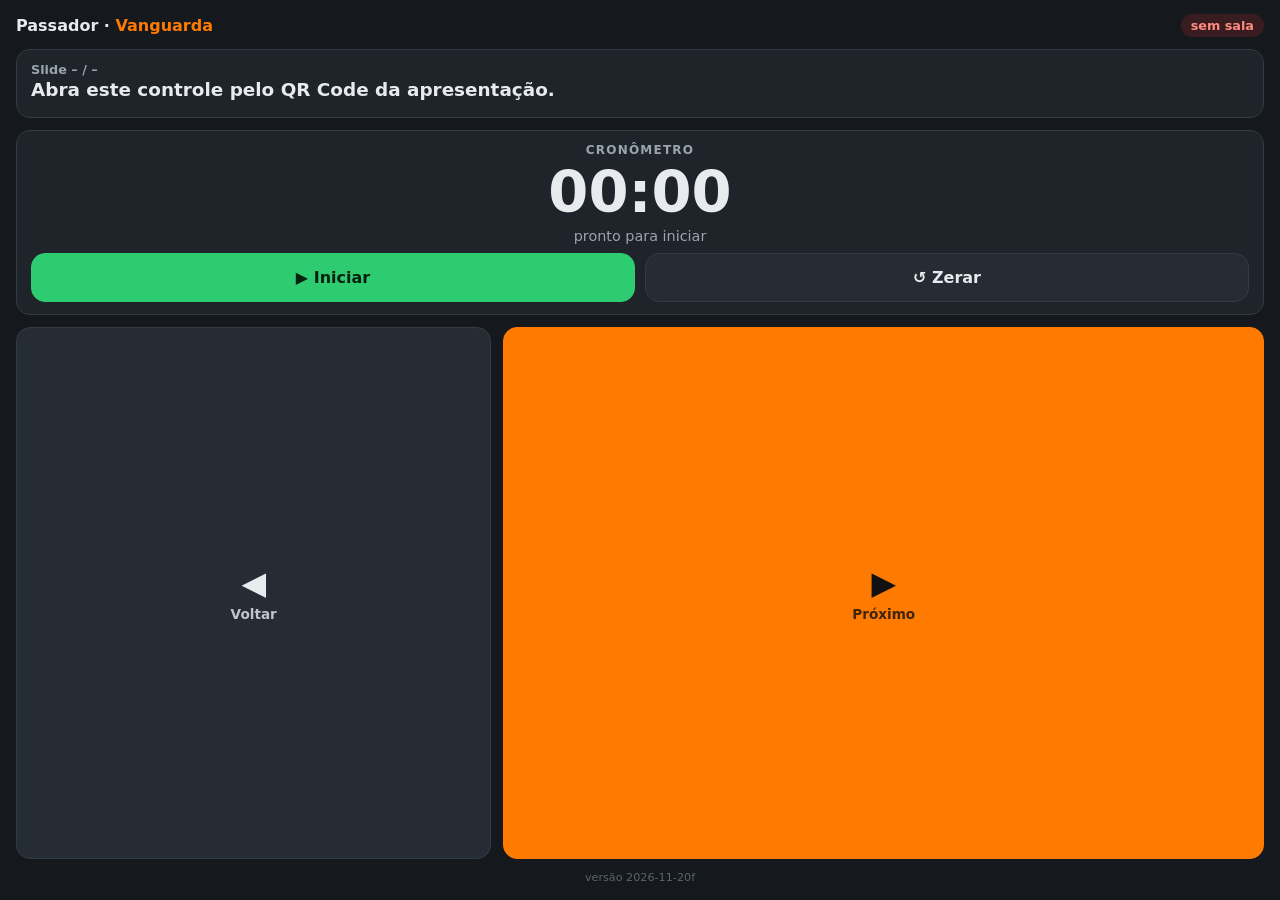
<file: controle.html>
<!DOCTYPE html>
<html lang="pt-BR">
<head>
<meta charset="UTF-8">
<meta name="viewport" content="width=device-width, initial-scale=1, viewport-fit=cover, user-scalable=no">
<meta name="theme-color" content="#15181c">
<title>Passador de slides – Escuderia Vanguarda</title>
<style>
:root{--bg:#15181c;--panel:#1f242a;--panel2:#262c33;--line:#333b44;--text:#e8ebee;--muted:#9aa4ae;--orange:#ff7a00;--ok:#2ecc71;--alert:#ff3b30}
*{box-sizing:border-box;-webkit-tap-highlight-color:transparent}
html,body{margin:0;height:100%;background:var(--bg);color:var(--text);font-family:system-ui,-apple-system,"Segoe UI",Roboto,Arial,sans-serif}
body{display:flex;flex-direction:column;padding:max(14px,env(safe-area-inset-top)) 16px max(16px,env(safe-area-inset-bottom));gap:12px;user-select:none}
header{display:flex;justify-content:space-between;align-items:center;gap:10px}
header h1{font-size:1rem;margin:0}header h1 span{color:var(--orange)}
#st{font-size:.8rem;font-weight:800;padding:4px 10px;border-radius:999px;background:#3a2a00;color:#ffb020;white-space:nowrap}
#st.wait{background:#3a2a00;color:#ffb020}#st.ok{background:rgba(46,204,113,.15);color:var(--ok)}#st.err{background:rgba(255,59,48,.15);color:#ff8a80}
.now{background:var(--panel);border:1px solid var(--line);border-radius:14px;padding:12px 14px}
.now .n{font-size:.8rem;color:var(--muted);font-weight:700}
.now .t{font-size:1.15rem;font-weight:800;margin-top:2px;min-height:1.4em}
.timer{background:var(--panel);border:1px solid var(--line);border-radius:14px;padding:12px 14px;text-align:center}
.timer .lbl{font-size:.75rem;letter-spacing:.1em;color:var(--muted);font-weight:800}
#clock{font-size:3.6rem;font-weight:900;font-variant-numeric:tabular-nums;line-height:1.1;margin:4px 0}
#clock.run{color:var(--orange)}
#mins{font-size:.9rem;color:var(--muted);min-height:1.2em;margin-bottom:8px}
.tb{display:flex;gap:10px}
.tb button{flex:1}
button{appearance:none;font:inherit;font-weight:800;border-radius:14px;border:1px solid var(--line);background:var(--panel2);color:var(--text);padding:14px;cursor:pointer;touch-action:manipulation}
button:active{transform:scale(.98)}
#tStart{background:var(--ok);border-color:var(--ok);color:#06210f}
#tStart.pause{background:#ffb020;border-color:#ffb020;color:#2a1c00}
.nav{flex:1;display:grid;grid-template-columns:1fr 1.6fr;gap:12px;min-height:180px}
.nav button{font-size:1.4rem;display:flex;flex-direction:column;align-items:center;justify-content:center;gap:4px}
.nav button span{font-size:.85rem;font-weight:700;opacity:.8}
#bNext{background:var(--orange);border-color:var(--orange);color:#111;font-size:2rem}
#bPrev{font-size:2rem}
.err{font-size:.9rem;color:#ff8a80;text-align:center}
.sigm{background:var(--panel);border:1px solid #4fc3f7;border-radius:14px;padding:10px 12px}
.sigm .lbl{font-size:.72rem;letter-spacing:.08em;color:#4fc3f7;font-weight:800;margin-bottom:8px}
.sigm .tabs,.sigm .scroll{display:grid;grid-template-columns:repeat(4,1fr);gap:8px}
.sigm .scroll{margin-top:8px}
.sigm button{padding:10px 4px;font-size:1.15rem;display:flex;flex-direction:column;align-items:center;gap:2px;border-radius:12px}
.sigm button span{font-size:.72rem;font-weight:700}
.sigm .tabs button.on{background:#4fc3f7;border-color:#4fc3f7;color:#062433}
.sigm .scroll button{background:#14171b}
.sigm .scroll button:disabled{opacity:.3}
.sigm .tabs.two{grid-template-columns:1fr 1fr}.est{border-color:var(--orange)}.est .lbl{color:var(--orange)}.est .tabs button.on{background:var(--orange);border-color:var(--orange);color:#111}
body.has-est .nav{min-height:140px}
.ver{text-align:center;font-size:.7rem;color:#5b646c}
body.has-sigm .nav{min-height:120px}
</style>
</head>
<body>
<header><h1>Passador · <span>Vanguarda</span></h1><span id="st">conectando…</span></header>
<div class="now"><div class="n" id="num">Slide – / –</div><div class="t" id="tit">Aguardando a apresentação…</div></div>
<div class="timer">
  <div class="lbl">CRONÔMETRO</div>
  <div id="clock">00:00</div>
  <div id="mins">pronto para iniciar</div>
  <div class="tb"><button id="tStart" type="button">▶ Iniciar</button><button id="tReset" type="button">↺ Zerar</button></div>
</div>
<div class="sigm" id="sigm" hidden>
  <div class="lbl">SIGM AO VIVO · toque e aparece no slide</div>
  <div class="tabs">
    <button type="button" data-tab="painel">📊<span>Painel</span></button>
    <button type="button" data-tab="antes">📦<span>Preparação</span></button>
    <button type="button" data-tab="durante">🛠️<span>Execução</span></button>
    <button type="button" data-tab="depois">🗂️<span>Histórico</span></button>
  </div>
  <div class="scroll">
    <button type="button" data-sc="top">⤒<span>Topo</span></button>
    <button type="button" data-sc="up">▲<span>Subir</span></button>
    <button type="button" data-sc="down">▼<span>Descer</span></button>
    <button type="button" data-sc="bottom">⤓<span>Fim</span></button>
  </div>
</div>
<div class="sigm est" id="est" hidden>
  <div class="lbl">ESTEIRA AO VIVO · escolha o traçado</div>
  <div class="tabs two">
    <button type="button" data-tr="real">〰️<span>Curvada</span></button>
    <button type="button" data-tr="reto">➖<span>Reta</span></button>
  </div>
</div>
<div class="nav">
  <button id="bPrev" type="button" aria-label="Slide anterior">◀<span>Voltar</span></button>
  <button id="bNext" type="button" aria-label="Próximo slide">▶<span>Próximo</span></button>
</div>
<div class="ver">versão 2026-11-20f</div>
<script src="relay.js?v=2026-11-20f"></script>
<script>
(function(){
'use strict';
const room=(new URLSearchParams(location.search).get('sala')||'').replace(/[^a-z0-9]/gi,'');
const $=id=>document.getElementById(id);
function st(cls,txt){$('st').className=cls;$('st').textContent=txt;}
if(!room){$('tit').textContent='Abra este controle pelo QR Code da apresentação.';st('err','sem sala');}

let rel=null,lastState=0,lastB=0,lastQ=0;const pend=new Map();
function showState(d){
  lastState=Date.now();
  $('num').textContent='Slide '+(d.i+1)+' / '+d.n;$('tit').textContent=d.t||'';
  $('sigm').hidden=!d.sigm;document.body.classList.toggle('has-sigm',!!d.sigm);
  const sc=d.sc||{top:true,end:true};
  document.querySelectorAll('[data-sc]').forEach(b=>{const k=b.dataset.sc;b.disabled=(k==='up'||k==='top')?sc.top:sc.end;});
  document.querySelectorAll('[data-tab]').forEach(b=>b.classList.toggle('on',!!d.sigm&&b.dataset.tab===d.tab));
  $('est').hidden=!d.est;document.body.classList.toggle('has-est',!!d.est);
  document.querySelectorAll('[data-tr]').forEach(b=>b.classList.toggle('on',!!d.est&&b.dataset.tr===d.tr));
}
function onMsg(m){
  if(m.k!=='s')return;
  // ordem: só aceita estado mais novo que o último (uma mensagem atrasada não faz a tela "voltar")
  const b=+m.b||0,q=+m.q||0;
  if(b<lastB||(b===lastB&&q<=lastQ)){refresh();return;}
  lastB=b;lastQ=q;
  const isAck=m.ack&&pend.has(m.ack);
  if(isAck){clearTimeout(pend.get(m.ack).t);pend.delete(m.ack);}
  // enquanto um toque ainda não foi confirmado, não desfaz o botão que acabou de ser marcado
  if(typeof m.i==='number'&&(isAck||!pend.size))showState(m);
  refresh();
}
// estado da conexão: verde = apresentação respondendo; amarelo = reconectando sozinho
function refresh(){
  if(!room)return;
  const now=Date.now(),peerOk=rel&&now-rel.peer<35000;
  if(pend.size&&[...pend.values()].some(p=>p.n>=2))st('wait','enviando…');
  else if(peerOk)st('ok','conectado');
  else if(!navigator.onLine)st('err','sem internet');
  else st('wait',rel&&rel.peer?'reconectando…':'conectando…');
}
// envia o comando e repete até a apresentação confirmar (sem executar duas vezes)
let lastTap={c:'',t:0};
function send(cmd){
  if(!rel)return;
  const now=Date.now();if(cmd===lastTap.c&&now-lastTap.t<300)return; // toque fantasma (duplo) no mesmo botão
  lastTap={c:cmd,t:now};
  if(navigator.vibrate)navigator.vibrate(25);
  keepAwake();
  const msg={k:'c',c:cmd,id:Math.random().toString(36).slice(2,11)};
  const p={n:0,t:null};pend.set(msg.id,p);
  const go=()=>{if(!pend.has(msg.id))return;p.n++;
    if(p.n>6){pend.delete(msg.id);refresh();return;}
    if(p.n>1)rel.kick();
    rel.send(msg,{force:p.n>1});refresh();
    p.t=setTimeout(go,p.n===1?1200:1800);};
  go();
}
$('bNext').onclick=()=>send('next');
$('bPrev').onclick=()=>send('prev');
document.querySelectorAll('[data-tab]').forEach(b=>b.onclick=()=>{document.querySelectorAll('[data-tab]').forEach(x=>x.classList.toggle('on',x===b));send('sigm:tab:'+b.dataset.tab);});
document.querySelectorAll('[data-sc]').forEach(b=>b.onclick=()=>send('sigm:'+b.dataset.sc));
document.querySelectorAll('[data-tr]').forEach(b=>b.onclick=()=>{document.querySelectorAll('[data-tr]').forEach(x=>x.classList.toggle('on',x===b));send('tr:'+b.dataset.tr);});

if(room&&typeof VGRelay==='function'){
  rel=VGRelay(room,'cel',onMsg,refresh);
  // "oi" logo ao abrir e um sinal de vida a cada 8 s (pede o slide atual)
  const hello=()=>{try{rel.send({k:'c',c:'hello'},{ntfyEvery:30000});}catch(e){}};
  setTimeout(hello,800);setTimeout(hello,2500);setInterval(hello,8000);
  document.addEventListener('visibilitychange',()=>{if(document.visibilityState==='visible'){rel.kick();setTimeout(hello,500);}});
  setInterval(refresh,1000);
}

// cronômetro
let t0=0,acc=0,run=false,tick=null;
const pad=n=>String(n).padStart(2,'0');
function show(){
  const ms=acc+(run?Date.now()-t0:0),s=Math.floor(ms/1000),m=Math.floor(s/60);
  $('clock').textContent=(m>=60?Math.floor(m/60)+':'+pad(m%60):pad(m))+':'+pad(s%60);
  $('mins').textContent=!run&&!ms?'pronto para iniciar':m<1?'menos de 1 minuto':m===1?'1 minuto':m+' minutos';
}
$('tStart').onclick=()=>{
  if(run){acc+=Date.now()-t0;run=false;clearInterval(tick);}
  else{t0=Date.now();run=true;tick=setInterval(show,250);keepAwake();}
  $('tStart').textContent=run?'⏸ Pausar':'▶ Continuar';$('tStart').classList.toggle('pause',run);$('clock').classList.toggle('run',run);show();
};
$('tReset').onclick=()=>{acc=0;t0=Date.now();if(!run){$('tStart').textContent='▶ Iniciar';}show();};

// mantém a tela do celular acesa durante a apresentação
let lock=null;
async function keepAwake(){try{if('wakeLock' in navigator&&!lock){lock=await navigator.wakeLock.request('screen');lock.addEventListener('release',()=>{lock=null;});}}catch(e){}}
document.addEventListener('visibilitychange',()=>{if(document.visibilityState==='visible'&&run)keepAwake();});
show();
})();
</script>
</body>
</html>
</file>
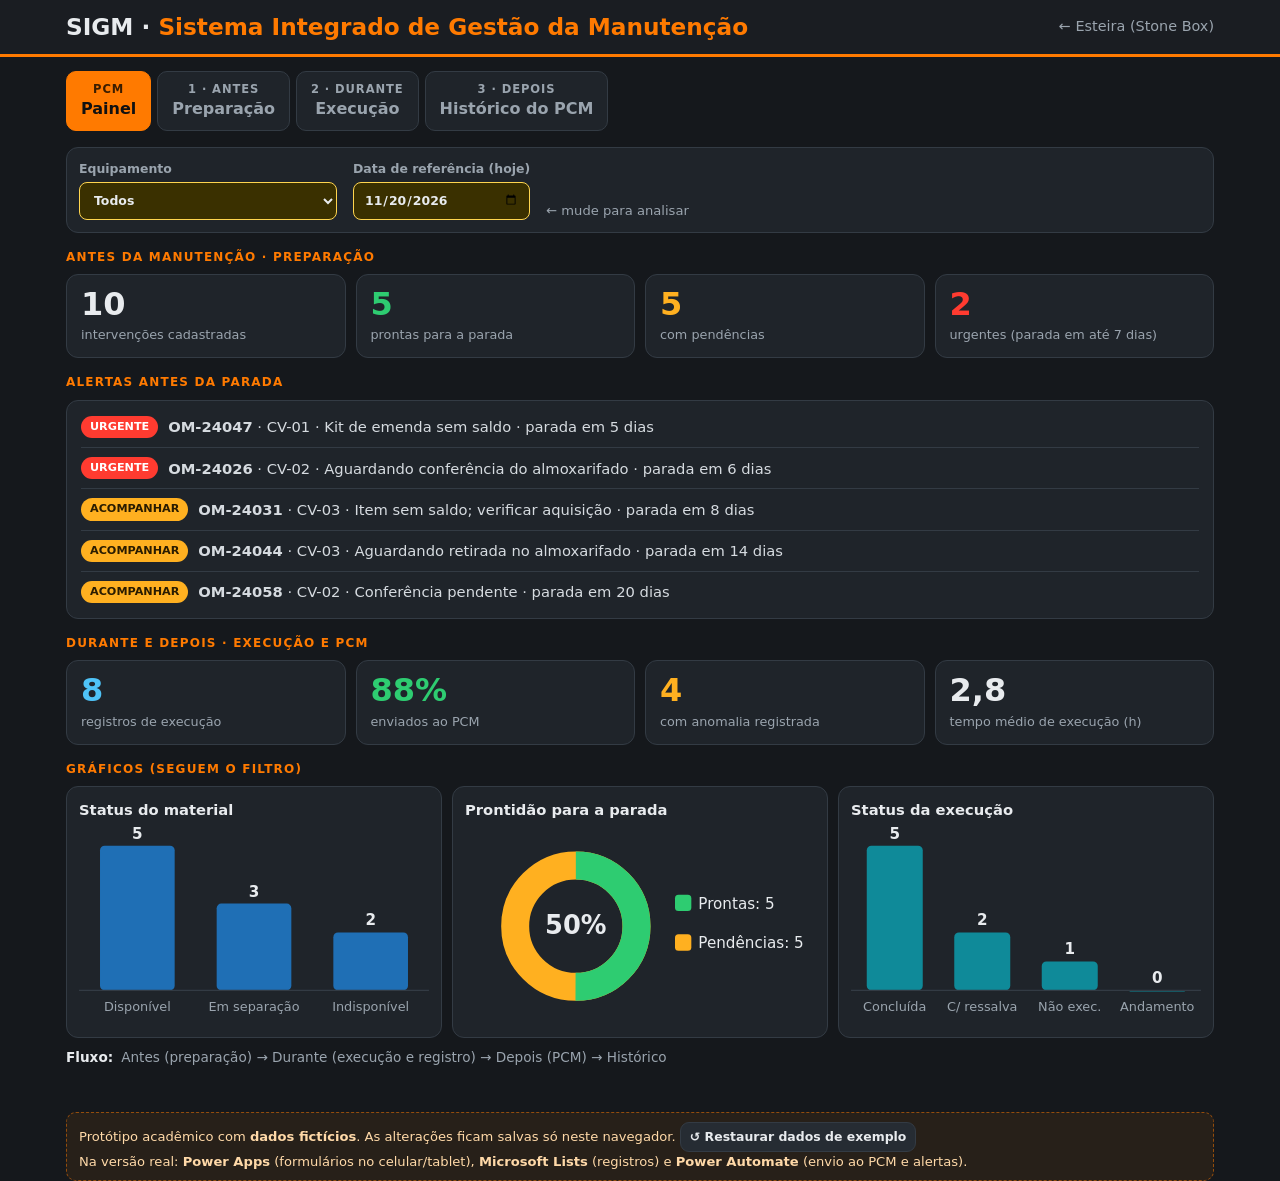
<file: sigm.html>
<!DOCTYPE html>
<html lang="pt-BR">
<head>
<meta charset="UTF-8">
<meta name="viewport" content="width=device-width, initial-scale=1">
<title>SIGM – Sistema Integrado de Gestão da Manutenção</title>
<script>(function(){var e=new URLSearchParams(location.search).get('embed');if(e)document.documentElement.classList.add(e==='full'?'embedfull':'embed');})();</script>
<style>
:root{--bg:#15181c;--panel:#1f242a;--panel2:#262c33;--line:#333b44;--text:#e8ebee;--muted:#9aa4ae;
  --orange:#ff7a00;--ok:#2ecc71;--warn:#ffb020;--alert:#ff3b30;--blue:#4fc3f7;--teal:#0f6b78}
*{box-sizing:border-box}
html{scroll-behavior:smooth;background:#15181c}
html.embedfull{scroll-behavior:auto;overscroll-behavior:none}
body{margin:0;background:var(--bg);color:var(--text);font-family:system-ui,-apple-system,"Segoe UI",Roboto,Arial,sans-serif;line-height:1.45}
.wrap{max-width:1180px;margin:0 auto;padding:0 16px}
header.top{border-bottom:3px solid var(--orange);background:#1a1d22}
header.top .wrap{display:flex;align-items:center;justify-content:space-between;gap:12px;padding-top:10px;padding-bottom:10px;flex-wrap:wrap}
header.top h1{font-size:clamp(1.05rem,2.6vw,1.45rem);margin:0}
header.top h1 span{color:var(--orange)}
header.top a{color:var(--muted);font-size:.9rem;text-decoration:none}
header.top a:hover{color:var(--orange)}
.tabs{display:flex;gap:6px;margin:14px 0 6px;overflow-x:auto;scrollbar-width:none}
.tabs::-webkit-scrollbar{display:none}
.tab{appearance:none;border:1px solid var(--line);background:var(--panel);color:var(--muted);font:inherit;font-weight:750;padding:9px 14px;border-radius:10px;cursor:pointer;white-space:nowrap}
.tab .k{font-size:.72rem;letter-spacing:.08em;display:block;color:var(--muted)}
.tab.on{background:var(--orange);color:#111;border-color:var(--orange)}
.tab.on .k{color:#3a1d00}
.view{display:none;padding:10px 0 30px}
.view.on{display:block}
h2{font-size:1.25rem;margin:6px 0 10px}
h2 span{color:var(--orange)}
.muted{color:var(--muted)}
.bar{display:flex;flex-wrap:wrap;gap:10px 16px;align-items:end;background:var(--panel);border:1px solid var(--line);border-radius:12px;padding:12px;margin-bottom:12px}
label.f{display:flex;flex-direction:column;gap:4px;font-size:.78rem;color:var(--muted);font-weight:650}
select,input,textarea{font:inherit;color:var(--text);background:#14171b;border:1px solid #3a434c;border-radius:8px;padding:8px 10px;min-height:38px}
select:focus,input:focus,textarea:focus{outline:2px solid var(--orange);outline-offset:0;border-color:transparent}
textarea{resize:vertical;min-height:60px}
.hl{background:#3a3000;border-color:#ffd54f}
.btn{appearance:none;border:1px solid var(--line);background:var(--panel2);color:var(--text);font:inherit;font-weight:750;font-size:.88rem;padding:8px 13px;border-radius:9px;cursor:pointer;min-height:38px}
.btn:hover{border-color:var(--orange)}
.btn.primary{background:var(--orange);color:#111;border-color:var(--orange)}
.btn.ok{background:var(--ok);color:#06210f;border-color:var(--ok)}
.btn.sm{padding:5px 9px;min-height:30px;font-size:.78rem}
.kpis{display:grid;grid-template-columns:repeat(4,1fr);gap:10px}
.kp{background:var(--panel);border:1px solid var(--line);border-radius:12px;padding:12px 14px}
.kp b{display:block;font-size:2rem;line-height:1.1;font-variant-numeric:tabular-nums}
.kp span{font-size:.8rem;color:var(--muted)}
.kp.ok b{color:var(--ok)}.kp.warn b{color:var(--warn)}.kp.bad b{color:var(--alert)}.kp.blue b{color:var(--blue)}
.sec{font-size:.75rem;letter-spacing:.1em;text-transform:uppercase;color:var(--orange);font-weight:850;margin:16px 0 8px}
.charts{display:grid;grid-template-columns:repeat(3,1fr);gap:10px}
.chart{background:var(--panel);border:1px solid var(--line);border-radius:12px;padding:12px}
.chart h4{margin:0 0 6px;font-size:.92rem}
.chart svg{display:block;width:100%;height:auto}
.alerts{background:var(--panel);border:1px solid var(--line);border-radius:12px;padding:6px 14px}
.al{display:flex;gap:10px;align-items:center;padding:9px 0;border-top:1px solid var(--line);font-size:.92rem}
.al:first-child{border-top:0}
.al .t{color:#d6dbe0}
.tag{display:inline-block;font-size:.7rem;font-weight:900;border-radius:999px;padding:3px 9px;white-space:nowrap}
.tag.bad{background:var(--alert);color:#fff}.tag.warn{background:var(--warn);color:#2a1c00}.tag.ok{background:var(--ok);color:#06210f}.tag.n{background:#3a434c;color:#e8ebee}
.tbl{width:100%;border-collapse:collapse;font-size:.86rem}
.tblw{overflow-x:auto;background:var(--panel);border:1px solid var(--line);border-radius:12px}
.tbl th{position:sticky;top:0;background:var(--teal);color:#fff;text-align:left;padding:8px 10px;font-size:.74rem;letter-spacing:.04em;text-transform:uppercase;white-space:nowrap}
.tbl td{padding:7px 10px;border-top:1px solid var(--line);vertical-align:top}
.tbl tr.sel td{background:rgba(79,195,247,.08)}
.tbl select,.tbl input{min-height:30px;padding:4px 6px;font-size:.84rem}
.form{display:grid;grid-template-columns:repeat(3,1fr);gap:10px;background:var(--panel);border:1px solid var(--line);border-radius:12px;padding:14px}
.form .full{grid-column:1/-1}
.form .actions{grid-column:1/-1;display:flex;gap:8px;justify-content:flex-end;flex-wrap:wrap;align-items:center}
.chk{display:flex;align-items:center;gap:8px;font-size:.9rem}
.chk input{min-height:auto;width:18px;height:18px}
.ok-msg{color:var(--ok);font-weight:750;font-size:.9rem;opacity:0;transition:opacity .3s}
.ok-msg.on{opacity:1}
.tl{position:relative;padding-left:22px}
.tl::before{content:"";position:absolute;left:7px;top:4px;bottom:4px;width:2px;background:var(--line)}
.ev{position:relative;background:var(--panel);border:1px solid var(--line);border-radius:10px;padding:9px 12px;margin-bottom:8px}
.ev::before{content:"";position:absolute;left:-20px;top:13px;width:12px;height:12px;border-radius:50%;background:var(--c,var(--muted));border:2px solid var(--bg)}
.ev .d{font-size:.75rem;color:var(--muted)}
.ev b{color:var(--c)}
.flow{display:flex;gap:8px;align-items:center;flex-wrap:wrap;font-size:.85rem;color:var(--muted);margin:10px 0 0}
.flow b{color:var(--text)}
.note{margin-top:14px;font-size:.82rem;color:#ffd9a8;background:rgba(255,122,0,.08);border:1px dashed rgba(255,122,0,.5);border-radius:10px;padding:9px 12px}
.diff{background:rgba(255,122,0,.1);border:1px solid rgba(255,122,0,.5);border-radius:12px;padding:10px 14px;font-size:.92rem;color:#ffe0c2;margin-bottom:12px}
.diff b{color:var(--orange)}
@media (max-width:820px){.kpis{grid-template-columns:repeat(2,1fr)}.charts{grid-template-columns:1fr}.form{grid-template-columns:1fr}}
/* modo incorporado (slides) */
html.embedfull header.top,html.embedfull .note{display:none}
html.embedfull .wrap{max-width:none;padding:6px 10px}
html.embedfull .tabs{margin:2px 0 4px}
html.embedfull .view{padding:4px 0 10px}
html.embed header.top,html.embed .tabs,html.embed .note,html.embed .flow,html.embed #painelExtra,html.embed .diff{display:none}
html.embed .wrap{max-width:none;padding:8px}
html.embed .view{padding:0}
html.embed .bar{margin-bottom:8px;padding:8px}
html.embed .kp b{font-size:1.6rem}
html.embed .kpis{grid-template-columns:repeat(4,1fr)}
html.embed .kp span{font-size:.72rem}
html.embed .sec{margin:10px 0 6px}
html.embed .charts .chart{padding:8px}
</style>
</head>
<body>
<header class="top"><div class="wrap">
  <h1>SIGM · <span>Sistema Integrado de Gestão da Manutenção</span></h1>
  <a href="index.html">← Esteira (Stone Box)</a>
</div></header>

<main class="wrap">
  <div class="tabs" role="tablist">
    <button class="tab on" data-v="painel" type="button"><span class="k">PCM</span>Painel</button>
    <button class="tab" data-v="antes" type="button"><span class="k">1 · ANTES</span>Preparação</button>
    <button class="tab" data-v="durante" type="button"><span class="k">2 · DURANTE</span>Execução</button>
    <button class="tab" data-v="depois" type="button"><span class="k">3 · DEPOIS</span>Histórico do PCM</button>
  </div>

  <!-- PAINEL -->
  <section class="view on" id="v-painel">
    <div class="bar">
      <label class="f">Equipamento<select id="fEq" class="hl"></select></label>
      <label class="f">Data de referência (hoje)<input type="date" id="fRef" class="hl"></label>
      <span class="muted" style="font-size:.82rem">← mude para analisar</span>
    </div>
    <div class="sec">Antes da manutenção · preparação</div>
    <div class="kpis">
      <div class="kp"><b id="k1">0</b><span>intervenções cadastradas</span></div>
      <div class="kp ok"><b id="k2">0</b><span>prontas para a parada</span></div>
      <div class="kp warn"><b id="k3">0</b><span>com pendências</span></div>
      <div class="kp bad"><b id="k4">0</b><span>urgentes (parada em até 7 dias)</span></div>
    </div>
    <div class="sec">Alertas antes da parada</div>
    <div class="alerts" id="alerts"></div>
    <div id="painelExtra">
      <div class="sec">Durante e depois · execução e PCM</div>
      <div class="kpis">
        <div class="kp blue"><b id="k5">0</b><span>registros de execução</span></div>
        <div class="kp ok"><b id="k6">0%</b><span>enviados ao PCM</span></div>
        <div class="kp warn"><b id="k7">0</b><span>com anomalia registrada</span></div>
        <div class="kp"><b id="k8">0,0</b><span>tempo médio de execução (h)</span></div>
      </div>
      <div class="sec">Gráficos (seguem o filtro)</div>
      <div class="charts">
        <div class="chart"><h4>Status do material</h4><div id="c1"></div></div>
        <div class="chart"><h4>Prontidão para a parada</h4><div id="c2"></div></div>
        <div class="chart"><h4>Status da execução</h4><div id="c3"></div></div>
      </div>
      <div class="flow"><b>Fluxo:</b> Antes (preparação) → Durante (execução e registro) → Depois (PCM) → Histórico</div>
    </div>
  </section>

  <!-- ANTES -->
  <section class="view" id="v-antes">
    <h2>1 · Antes da manutenção: <span>preparação</span></h2>
    <div class="diff">⭐ <b>Diferencial:</b> as pendências de material aparecem <b>antes da parada</b>. A equipe não descobre a falta na hora de executar o serviço.</div>
    <form class="form" id="formPrep">
      <label class="f">OM<input name="om" required placeholder="OM-24060"></label>
      <label class="f">Equipamento<select name="eq" class="eqSel" required></select></label>
      <label class="f">Data da parada<input type="date" name="data" required></label>
      <label class="f">Responsável<select name="resp" class="respSel"></select></label>
      <label class="f">Materiais necessários<input name="mat" required placeholder="Roletes; parafusos"></label>
      <label class="f">Quantidade<input type="number" name="qtd" min="1" value="1"></label>
      <label class="f">Status do material<select name="st"><option>Disponível</option><option>Em separação</option><option>Indisponível</option></select></label>
      <label class="f">Ferramentas / equipe<input name="ferr" placeholder="Equipe e ferramentas confirmadas"></label>
      <label class="f">Pendência (deixe vazio se não houver)<input name="pend" placeholder="Ex.: item sem saldo"></label>
      <div class="actions"><span class="ok-msg" id="okPrep">✓ Solicitação registrada</span><button class="btn primary" type="submit">Registrar solicitação</button></div>
    </form>
    <div class="sec">Solicitações (altere o status e as pendências direto na tabela)</div>
    <div class="tblw"><table class="tbl" id="tPrep"></table></div>
  </section>

  <!-- DURANTE -->
  <section class="view" id="v-durante">
    <h2>2 · Durante a manutenção: <span>ficha de execução</span></h2>
    <form class="form" id="formExe">
      <label class="f">OM<select name="om" id="exeOm"></select></label>
      <label class="f">Equipamento<select name="eq" class="eqSel"></select></label>
      <label class="f">Data da execução<input type="date" name="data" required></label>
      <label class="f">Responsável<select name="resp" class="respSel"></select></label>
      <label class="f">Status da atividade<select name="st"><option>Concluída</option><option>Concluída com ressalva</option><option>Em andamento</option><option>Não executada</option></select></label>
      <label class="f">Duração (h)<input type="number" name="dur" min="0" step="0.5" value="2"></label>
      <label class="f full">Atividades realizadas<input name="serv" required placeholder="Ex.: ajuste de alinhamento da correia"></label>
      <label class="f">Materiais utilizados<input name="mat" placeholder="Ex.: fixadores"></label>
      <label class="f">Anomalias encontradas<input name="anom" placeholder="Sem anomalias relevantes"></label>
      <label class="f">Pendências / recomendações<input name="rec" placeholder="—"></label>
      <div class="actions"><label class="chk"><input type="checkbox" name="pcm" checked> Enviar ao PCM</label><span class="ok-msg" id="okExe">✓ Ficha enviada</span><button class="btn primary" type="submit">Salvar ficha</button></div>
    </form>
    <div class="sec">Fichas registradas</div>
    <div class="tblw"><table class="tbl" id="tExe"></table></div>
  </section>

  <!-- DEPOIS -->
  <section class="view" id="v-depois">
    <h2>3 · Depois: <span>histórico no PCM</span></h2>
    <div class="bar"><label class="f">Equipamento<select id="hEq"></select></label><span class="muted" style="font-size:.85rem">Linha do tempo das intervenções, da preparação ao registro no PCM.</span></div>
    <div class="tl" id="tl"></div>
  </section>

  <div class="note">Protótipo acadêmico com <b>dados fictícios</b>. As alterações ficam salvas só neste navegador. <button class="btn sm" id="reset" type="button">↺ Restaurar dados de exemplo</button><br>Na versão real: <b>Power Apps</b> (formulários no celular/tablet), <b>Microsoft Lists</b> (registros) e <b>Power Automate</b> (envio ao PCM e alertas).</div>
</main>

<script>
(function(){
'use strict';
const EQ=['CV-01 | Transferência T1','CV-02 | Transferência T2','CV-03 | Chute de transferência','CV-04 | Transferência T3'];
const RESP=['Equipe Mecânica A','Equipe Mecânica B','Equipe Mecânica C','PCM','Almoxarifado'];
const SEED={ref:'2026-11-20',
 prep:[
  ['OM-24018',0,'2026-11-24','Equipe Mecânica A','Chapa de desgaste; parafusos; consumíveis',1,'Disponível','Equipe e ferramentas confirmadas',''],
  ['OM-24026',1,'2026-11-26','Equipe Mecânica B','Roletes; suportes; fixadores',4,'Em separação','Equipe confirmada; ferramenta pendente','Aguardando conferência do almoxarifado'],
  ['OM-24031',2,'2026-11-28','Equipe Mecânica A','Revestimento; parafusos; consumíveis',1,'Indisponível','Equipe a confirmar','Item sem saldo; verificar aquisição'],
  ['OM-24035',0,'2026-12-02','Equipe Mecânica C','Roletes; ferramentas de alinhamento',2,'Disponível','Equipe e ferramentas confirmadas',''],
  ['OM-24040',1,'2026-12-03','Equipe Mecânica A','Stone Box (chapas de refugo); parafusos M10',1,'Disponível','Equipe e ferramentas confirmadas',''],
  ['OM-24044',2,'2026-12-04','Equipe Mecânica B','Defletores (aletas); eixo Ø10 mm',2,'Em separação','Equipe confirmada','Aguardando retirada no almoxarifado'],
  ['OM-24047',0,'2026-11-25','Equipe Mecânica C','Kit de emenda da correia',1,'Indisponível','Equipe a confirmar','Kit de emenda sem saldo'],
  ['OM-24052',3,'2026-12-08','Equipe Mecânica A','Roletes de impacto',6,'Disponível','Equipe e ferramentas confirmadas',''],
  ['OM-24055',3,'2026-12-09','Equipe Mecânica B','Raspador; lâminas',2,'Disponível','Equipe e ferramentas confirmadas',''],
  ['OM-24058',1,'2026-12-10','Equipe Mecânica C','Chave de desalinhamento; cabo',1,'Em separação','Equipe confirmada','Conferência pendente']
 ].map(r=>({om:r[0],eq:EQ[r[1]],data:r[2],resp:r[3],mat:r[4],qtd:r[5],st:r[6],ferr:r[7],pend:r[8]})),
 exe:[
  ['OM-24018',0,'2026-11-12','Equipe Mecânica A','Inspeção do chute e substituição de revestimento','Chapa de desgaste; parafusos','Desgaste localizado no lado direito','Concluída','Reavaliar condição na próxima inspeção',true,3.5],
  ['OM-23992',1,'2026-11-10','Equipe Mecânica B','Inspeção e reaperto de suportes','Fixadores','Vibração acima do esperado','Concluída com ressalva','Programar avaliação complementar',true,2],
  ['OM-23980',2,'2026-11-08','Equipe Mecânica C','Inspeção visual','—','Sem anomalias relevantes','Concluída','Manter rotina de inspeção',true,1],
  ['OM-23975',3,'2026-11-06','Equipe Mecânica A','Troca de roletes de impacto','Roletes de impacto (4)','Sem anomalias relevantes','Concluída','—',true,2.5],
  ['OM-23968',0,'2026-11-04','Equipe Mecânica B','Ajuste de alinhamento da correia','Ferramentas de alinhamento','Correia desviando para a esquerda','Concluída com ressalva','Avaliar centralização da carga no ponto de transferência',true,4],
  ['OM-23961',2,'2026-11-03','Equipe Mecânica C','Troca de revestimento do chute','Revestimento; parafusos','Sem anomalias relevantes','Concluída','—',false,5],
  ['OM-23955',1,'2026-10-30','Equipe Mecânica A','Limpeza de material derramado','—','Derramamento na borda direita','Concluída','Verificar desalinhamento',true,1.5],
  ['OM-23949',3,'2026-10-28','Equipe Mecânica B','Substituição de raspador','Raspador; lâminas','Sem anomalias relevantes','Não executada','Material não disponível no dia',true,0]
 ].map(r=>({om:r[0],eq:EQ[r[1]],data:r[2],resp:r[3],serv:r[4],mat:r[5],anom:r[6],st:r[7],rec:r[8],pcm:r[9],dur:r[10]})),
 hist:[
  ['2026-11-05','Preparação','OM-24018',0,'PCM','Solicitação e conferência iniciadas','Pronto'],
  ['2026-11-07','Materiais','OM-24018',0,'Almoxarifado','Kit de materiais separado','Disponível'],
  ['2026-11-12','Execução','OM-24018',0,'Equipe Mecânica A','Intervenção registrada e enviada ao PCM','Concluída'],
  ['2026-11-14','PCM','OM-24018',0,'PCM','Registro analisado e incluído no histórico','Concluída'],
  ['2026-11-18','Materiais','OM-24031',2,'Almoxarifado','Revestimento sem saldo: pendência identificada antes da parada','Pendente'],
  ['2026-11-19','Preparação','OM-24047',0,'PCM','Kit de emenda sem saldo: aquisição solicitada','Pendente'],
  ['2026-11-20','Preparação','OM-24026',1,'PCM','Solicitação registrada; ferramenta pendente','Pendente']
 ].map(r=>({data:r[0],etapa:r[1],om:r[2],eq:EQ[r[3]],resp:r[4],ev:r[5],st:r[6]}))
};
const KEY='sigm-vanguarda-v1';
let S;
try{S=JSON.parse(localStorage.getItem(KEY));}catch(e){}
if(!S||!S.prep)S=JSON.parse(JSON.stringify(SEED));
const save=()=>{try{localStorage.setItem(KEY,JSON.stringify(S));}catch(e){}};
const $=s=>document.querySelector(s),$$=s=>[...document.querySelectorAll(s)];
const esc=t=>String(t==null?'':t).replace(/[&<>"]/g,c=>({'&':'&amp;','<':'&lt;','>':'&gt;','"':'&quot;'}[c]));
const dBR=d=>d?d.split('-').reverse().join('/'):'';
const days=(a,b)=>Math.round((new Date(a+'T00:00')-new Date(b+'T00:00'))/864e5);
const fmt1=v=>v.toLocaleString('pt-BR',{minimumFractionDigits:1,maximumFractionDigits:1});
const today=()=>S.ref;

/* mesmas regras da planilha */
const pronto=p=>p.st==='Disponível'&&p.ferr.trim()!==''&&p.pend.trim()==='';
const diasP=p=>days(p.data,today());
const alerta=p=>pronto(p)?'OK':(diasP(p)<=7?'URGENTE':'Acompanhar');
const temAnom=e=>!(e.anom.trim()===''||e.anom==='—'||e.anom==='Sem anomalias relevantes');
const tagFor=a=>a==='URGENTE'?'bad':a==='Acompanhar'?'warn':'ok';

function fillSelects(){
  const opts=EQ.map(e=>`<option>${esc(e)}</option>`).join('');
  $('#fEq').innerHTML='<option>Todos</option>'+opts;$('#hEq').innerHTML='<option>Todos</option>'+opts;
  $$('.eqSel').forEach(s=>s.innerHTML=opts);
  $$('.respSel').forEach(s=>s.innerHTML=RESP.map(r=>`<option>${esc(r)}</option>`).join(''));
}
function addHist(etapa,om,eq,resp,ev,st){S.hist.push({data:today(),etapa,om,eq,resp,ev,st});}

/* ---------- gráficos (SVG simples) ---------- */
function bars(el,items,color){
  const W=300,H=170,max=Math.max(1,...items.map(i=>i[1])),bw=W/items.length;
  el.innerHTML=`<svg viewBox="0 0 ${W} ${H}" role="img">${items.map(([l,v],i)=>{const h=(H-46)*v/max,x=i*bw+bw*0.18,w=bw*0.64,y=H-30-h;
    return `<rect x="${x}" y="${y}" width="${w}" height="${Math.max(h,1)}" rx="4" fill="${color}"/><text x="${x+w/2}" y="${y-6}" fill="#e8ebee" font-size="13" font-weight="800" text-anchor="middle">${v}</text><text x="${x+w/2}" y="${H-12}" fill="#9aa4ae" font-size="${l.length>12?9.5:11}" text-anchor="middle">${esc(l)}</text>`;}).join('')}<line x1="0" y1="${H-30}" x2="${W}" y2="${H-30}" stroke="#333b44"/></svg>`;
}
function donut(el,a,b){
  const t=a+b||1,r=52,c=2*Math.PI*r,fa=a/t;
  el.innerHTML=`<svg viewBox="0 0 300 170" role="img"><g transform="translate(95,85) rotate(-90)"><circle r="${r}" fill="none" stroke="#ffb020" stroke-width="24"/><circle r="${r}" fill="none" stroke="#2ecc71" stroke-width="24" stroke-dasharray="${c*fa} ${c}"/></g>
  <text x="95" y="92" fill="#e8ebee" font-size="22" font-weight="900" text-anchor="middle">${Math.round(fa*100)}%</text>
  <rect x="180" y="58" width="14" height="14" rx="3" fill="#2ecc71"/><text x="200" y="70" fill="#e8ebee" font-size="13">Prontas: ${a}</text>
  <rect x="180" y="92" width="14" height="14" rx="3" fill="#ffb020"/><text x="200" y="104" fill="#e8ebee" font-size="13">Pendências: ${b}</text></svg>`;
}

/* ---------- painel ---------- */
function renderPainel(){
  const f=$('#fEq').value,m=x=>f==='Todos'||x.eq===f;
  const P=S.prep.filter(m),E=S.exe.filter(m);
  const pr=P.filter(pronto).length,urg=P.filter(p=>alerta(p)==='URGENTE').length;
  $('#k1').textContent=P.length;$('#k2').textContent=pr;$('#k3').textContent=P.length-pr;$('#k4').textContent=urg;
  $('#k5').textContent=E.length;$('#k6').textContent=(E.length?Math.round(E.filter(e=>e.pcm).length/E.length*100):0)+'%';
  $('#k7').textContent=E.filter(temAnom).length;
  const ex=E.filter(e=>e.st!=='Não executada');$('#k8').textContent=fmt1(ex.length?ex.reduce((a,e)=>a+(+e.dur||0),0)/ex.length:0);
  const al=P.filter(p=>!pronto(p)).sort((a,b)=>diasP(a)-diasP(b));
  $('#alerts').innerHTML=al.length?al.map(p=>{const a=alerta(p),d=diasP(p);
    return `<div class="al"><span class="tag ${tagFor(a)}">${a.toUpperCase()}</span><span class="t"><b>${esc(p.om)}</b> · ${esc(p.eq.split(' |')[0])} · ${esc(p.pend||'aguardando material')} · ${d<0?'parada já passou':d===0?'parada hoje':'parada em '+d+(d===1?' dia':' dias')}</span></div>`;}).join('')
    :'<div class="al"><span class="tag ok">OK</span><span class="t">Nenhuma pendência: tudo pronto para as paradas.</span></div>';
  bars($('#c1'),['Disponível','Em separação','Indisponível'].map(s=>[s,P.filter(p=>p.st===s).length]),'#1f6fb5');
  donut($('#c2'),pr,P.length-pr);
  bars($('#c3'),[['Concluída','Concluída'],['C/ ressalva','Concluída com ressalva'],['Não exec.','Não executada'],['Andamento','Em andamento']].map(([l,s])=>[l,E.filter(e=>e.st===s).length]),'#0f8a99');
}

/* ---------- antes ---------- */
function renderPrep(){
  const rows=S.prep.map((p,i)=>({p,i})).sort((a,b)=>a.p.data<b.p.data?-1:1);
  $('#tPrep').innerHTML=`<thead><tr><th>OM</th><th>Equipamento</th><th>Parada</th><th>Materiais</th><th>Status do material</th><th>Pendência</th><th>Prontidão</th><th>Alerta</th><th></th></tr></thead><tbody>`+
   rows.map(({p,i})=>{const a=alerta(p),ok=pronto(p);return `<tr>
    <td><b>${esc(p.om)}</b></td><td>${esc(p.eq)}</td><td>${dBR(p.data)}<br><span class="muted" style="font-size:.75rem">${diasP(p)} dias</span></td><td>${esc(p.mat)}</td>
    <td><select data-i="${i}" data-k="st">${['Disponível','Em separação','Indisponível'].map(s=>`<option${s===p.st?' selected':''}>${s}</option>`).join('')}</select></td>
    <td><input data-i="${i}" data-k="pend" value="${esc(p.pend)}" placeholder="sem pendência"></td>
    <td><span class="tag ${ok?'ok':'warn'}">${ok?'PRONTO':'PENDENTE'}</span></td><td><span class="tag ${tagFor(a)}">${a.toUpperCase()}</span></td>
    <td>${ok?'':`<button class="btn sm ok" data-res="${i}" type="button">Resolver</button>`}</td></tr>`;}).join('')+'</tbody>';
}
$('#tPrep').addEventListener('change',e=>{const t=e.target,i=t.dataset.i;if(i==null)return;const p=S.prep[i],old=p[t.dataset.k];p[t.dataset.k]=t.value;
  if(t.dataset.k==='st'&&old!==t.value)addHist('Materiais',p.om,p.eq,'Almoxarifado','Status do material: '+t.value,t.value==='Disponível'?'Disponível':'Pendente');
  if(t.dataset.k==='pend')addHist('Preparação',p.om,p.eq,'PCM',t.value?'Pendência atualizada: '+t.value:'Pendência resolvida',t.value?'Pendente':'Pronto');
  save();renderAll();});
$('#tPrep').addEventListener('click',e=>{const i=e.target.dataset.res;if(i==null)return;const p=S.prep[i];p.st='Disponível';p.pend='';if(!p.ferr)p.ferr='Equipe e ferramentas confirmadas';
  addHist('Materiais',p.om,p.eq,'Almoxarifado','Material separado e pendência resolvida antes da parada','Pronto');save();renderAll();});
$('#formPrep').addEventListener('submit',e=>{e.preventDefault();const f=new FormData(e.target),o=Object.fromEntries(f);
  const p={om:o.om.trim(),eq:o.eq,data:o.data,resp:o.resp,mat:o.mat.trim(),qtd:+o.qtd||1,st:o.st,ferr:o.ferr.trim(),pend:o.pend.trim()};
  S.prep.push(p);addHist('Preparação',p.om,p.eq,p.resp,'Solicitação de materiais registrada'+(p.pend?' · pendência: '+p.pend:''),pronto(p)?'Pronto':'Pendente');
  save();e.target.reset();e.target.data.value=today();flash('#okPrep');renderAll();});

/* ---------- durante ---------- */
function renderExe(){
  $('#exeOm').innerHTML=S.prep.map(p=>`<option value="${esc(p.om)}">${esc(p.om)} · ${esc(p.eq.split(' |')[0])}</option>`).join('');
  const rows=[...S.exe].sort((a,b)=>a.data<b.data?1:-1);
  $('#tExe').innerHTML=`<thead><tr><th>OM</th><th>Equipamento</th><th>Data</th><th>Atividades</th><th>Materiais</th><th>Anomalias</th><th>Status</th><th>Duração</th><th>PCM</th></tr></thead><tbody>`+
   rows.map(e=>`<tr><td><b>${esc(e.om)}</b></td><td>${esc(e.eq)}</td><td>${dBR(e.data)}</td><td>${esc(e.serv)}</td><td>${esc(e.mat)}</td>
    <td>${temAnom(e)?`<span class="tag warn">ANOMALIA</span> `:''}${esc(e.anom)}</td><td>${esc(e.st)}</td><td>${fmt1(+e.dur||0)} h</td><td>${e.pcm?'<span class="tag ok">ENVIADO</span>':'<span class="tag n">NÃO</span>'}</td></tr>`).join('')+'</tbody>';
}
$('#exeOm').addEventListener('change',e=>{const p=S.prep.find(x=>x.om===e.target.value);if(p){$('#formExe').eq.value=p.eq;$('#formExe').resp.value=p.resp;$('#formExe').mat.value=p.mat;}});
$('#formExe').addEventListener('submit',e=>{e.preventDefault();const f=e.target,o=Object.fromEntries(new FormData(f));
  const x={om:o.om,eq:o.eq,data:o.data,resp:o.resp,serv:o.serv.trim(),mat:o.mat.trim()||'—',anom:o.anom.trim()||'Sem anomalias relevantes',st:o.st,rec:o.rec.trim()||'—',pcm:!!o.pcm,dur:+o.dur||0};
  S.exe.push(x);addHist('Execução',x.om,x.eq,x.resp,'Ficha de execução registrada'+(temAnom(x)?' · anomalia: '+x.anom:'')+(x.pcm?' e enviada ao PCM':''),x.st);
  save();f.reset();f.data.value=today();flash('#okExe');renderAll();});

/* ---------- depois ---------- */
const COL={'Preparação':'#4fc3f7','Materiais':'#ffb020','Execução':'#ffc400','PCM':'#2ecc71'};
function renderHist(){
  const f=$('#hEq').value,H=S.hist.filter(h=>f==='Todos'||h.eq===f).slice().sort((a,b)=>a.data<b.data?1:-1);
  $('#tl').innerHTML=H.map(h=>`<div class="ev" style="--c:${COL[h.etapa]||'#9aa4ae'}"><div class="d">${dBR(h.data)} · ${esc(h.resp)}</div><b>${esc(h.etapa)}</b> · ${esc(h.om)} · ${esc(h.eq.split(' |')[0])}<br>${esc(h.ev)} <span class="tag ${/Pendente/.test(h.st)?'warn':/Conclu|Pronto|Dispon/.test(h.st)?'ok':'n'}">${esc(h.st)}</span></div>`).join('')||'<p class="muted">Sem eventos.</p>';
}

function flash(s){const el=$(s);el.classList.add('on');setTimeout(()=>el.classList.remove('on'),1800);}
function renderAll(){renderPainel();renderPrep();renderExe();renderHist();}

fillSelects();
$('#fRef').value=S.ref;
$('#formPrep').data.value=today();$('#formExe').data.value=today();
$('#fEq').onchange=renderPainel;$('#hEq').onchange=renderHist;
$('#fRef').onchange=e=>{if(e.target.value){S.ref=e.target.value;save();renderAll();}};
$$('.tab').forEach(b=>b.onclick=()=>{$$('.tab').forEach(x=>x.classList.toggle('on',x===b));$$('.view').forEach(v=>v.classList.toggle('on',v.id==='v-'+b.dataset.v));history.replaceState(null,'','#'+b.dataset.v);
  scrollTo({top:0});if(window.parent!==window)window.parent.postMessage({sigmTab:b.dataset.v},'*');});
// comandos vindos do passador de slides (celular) através da apresentação
addEventListener('message',e=>{const c=e.data&&e.data.sigmCmd;if(!c)return;
  if(c.startsWith('tab:')){const b=document.querySelector('.tab[data-v="'+c.slice(4)+'"]');if(b)b.click();}
  else if(c==='down')scrollBy({top:innerHeight*0.6,behavior:'smooth'});
  else if(c==='up')scrollBy({top:-innerHeight*0.6,behavior:'smooth'});
  else if(c==='top')scrollTo({top:0,behavior:'smooth'});
  else if(c==='bottom')scrollTo({top:document.body.scrollHeight,behavior:'smooth'});});
const h=location.hash.slice(1);if(h){const b=document.querySelector(`.tab[data-v="${h}"]`);if(b)b.click();}
$('#reset').onclick=()=>{if(confirm('Restaurar os dados de exemplo? As alterações feitas neste navegador serão apagadas.')){S=JSON.parse(JSON.stringify(SEED));save();$('#fRef').value=S.ref;renderAll();}};
$('#exeOm').dispatchEvent(new Event('change'));
renderAll();
// dentro dos slides: setas (fora dos campos) continuam passando os slides
if(window.parent!==window)addEventListener('keydown',e=>{const t=e.target.tagName;if(/INPUT|SELECT|TEXTAREA/.test(t))return;
  if(['ArrowRight','ArrowLeft','PageDown','PageUp'].includes(e.key)){e.preventDefault();window.parent.postMessage({slideKey:e.key},'*');}});
})();
</script>
</body>
</html>
</file>
